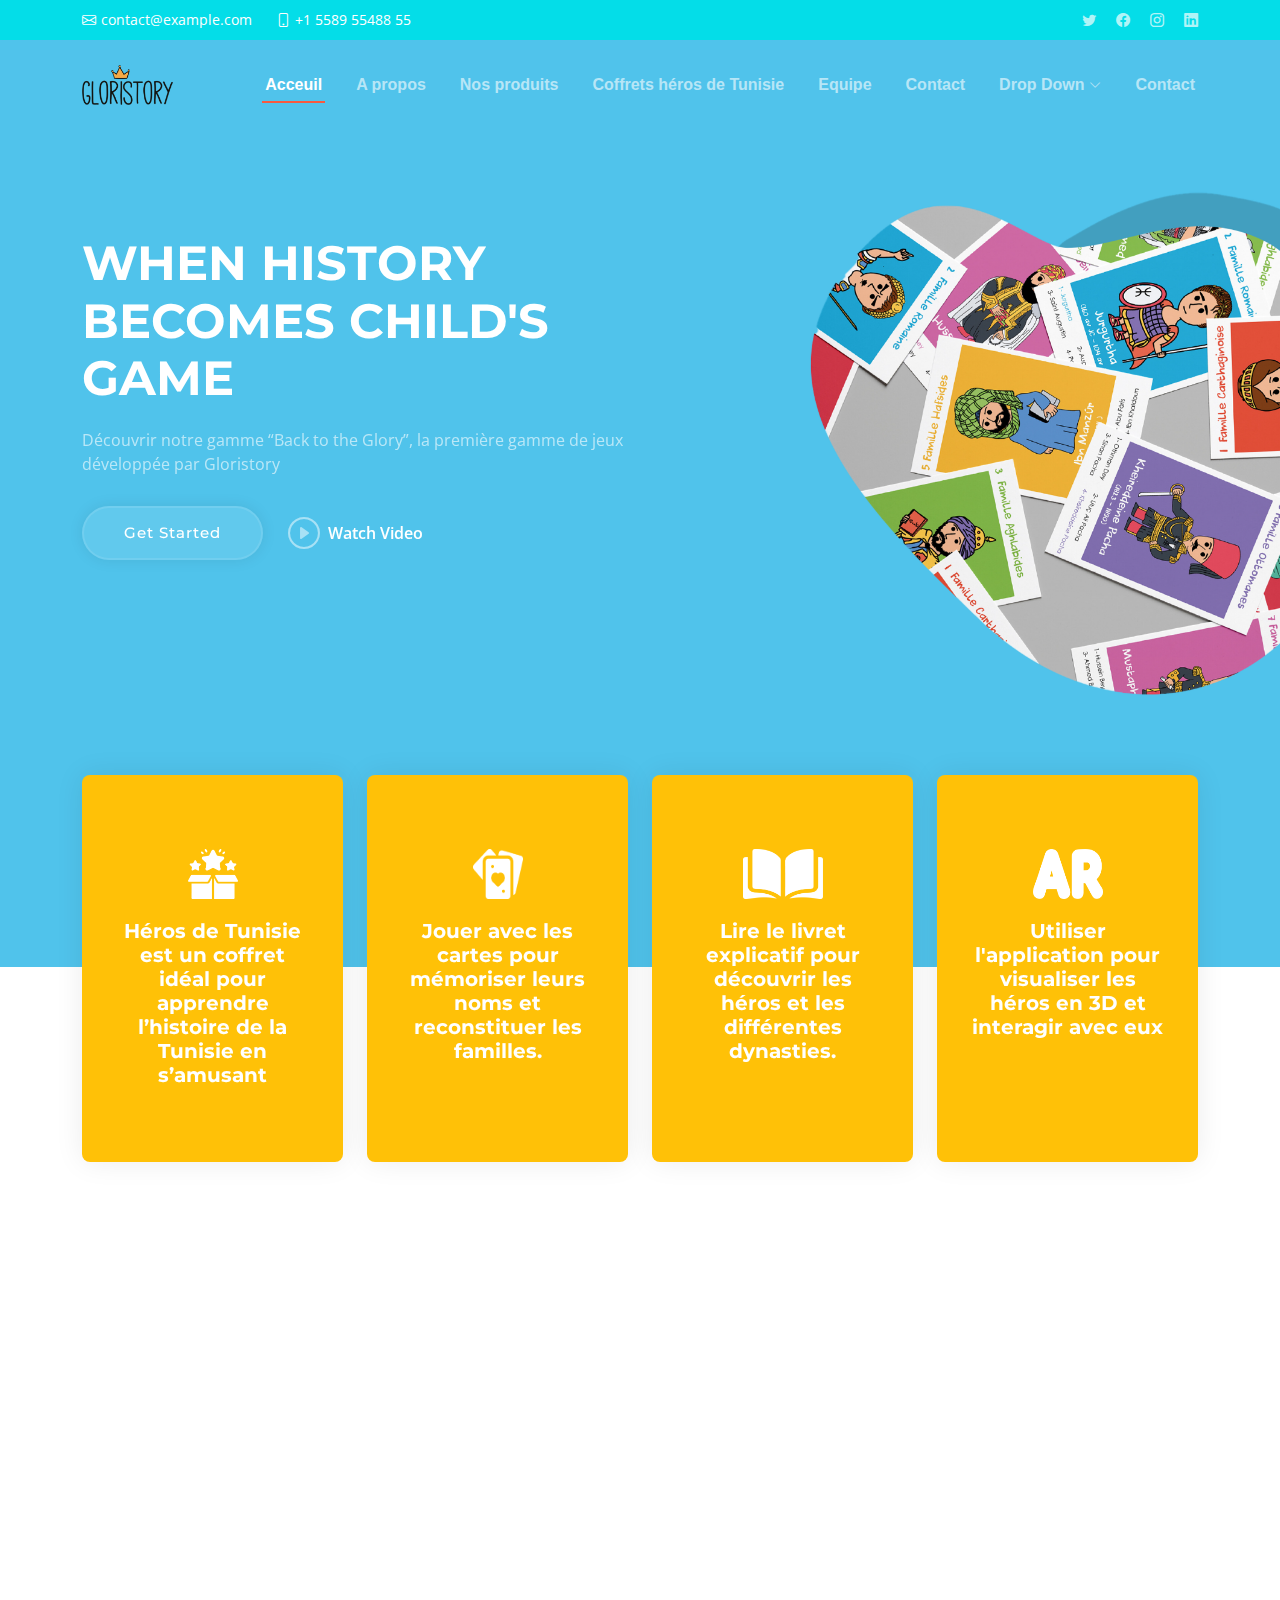
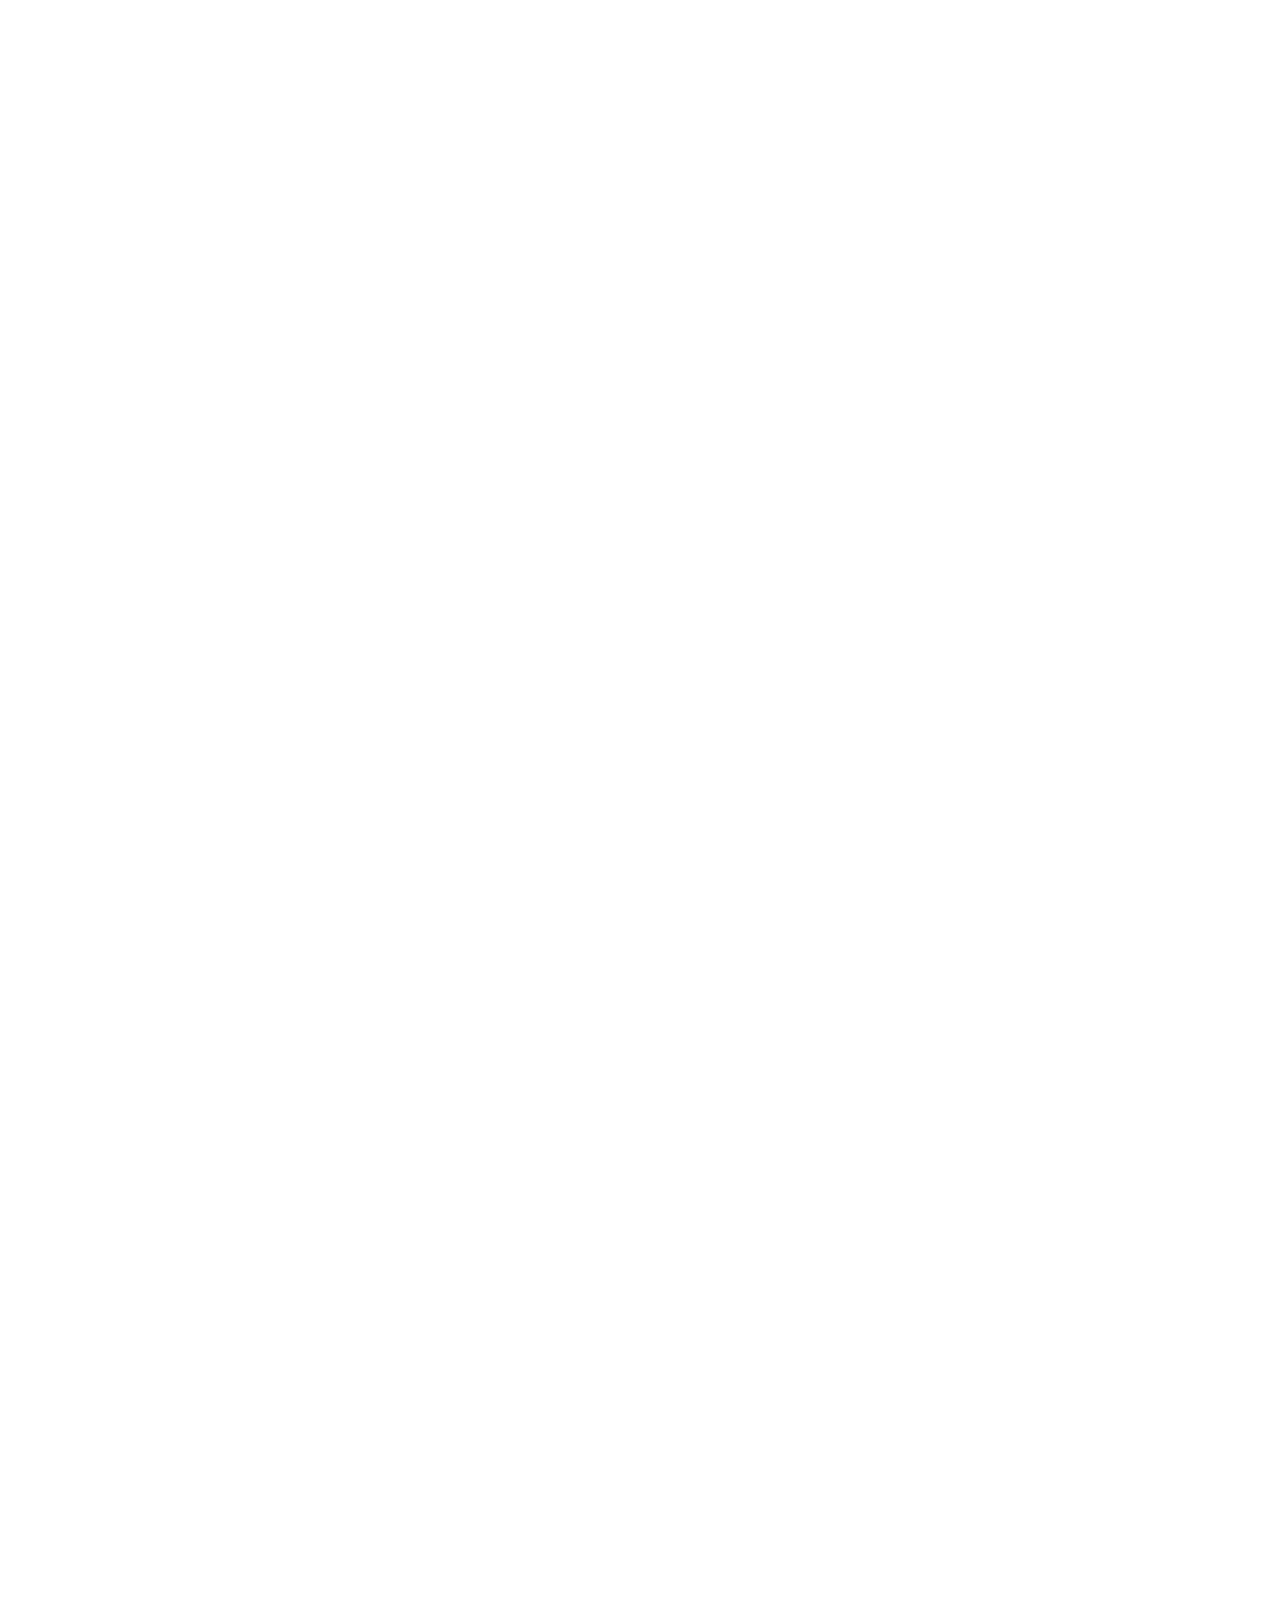
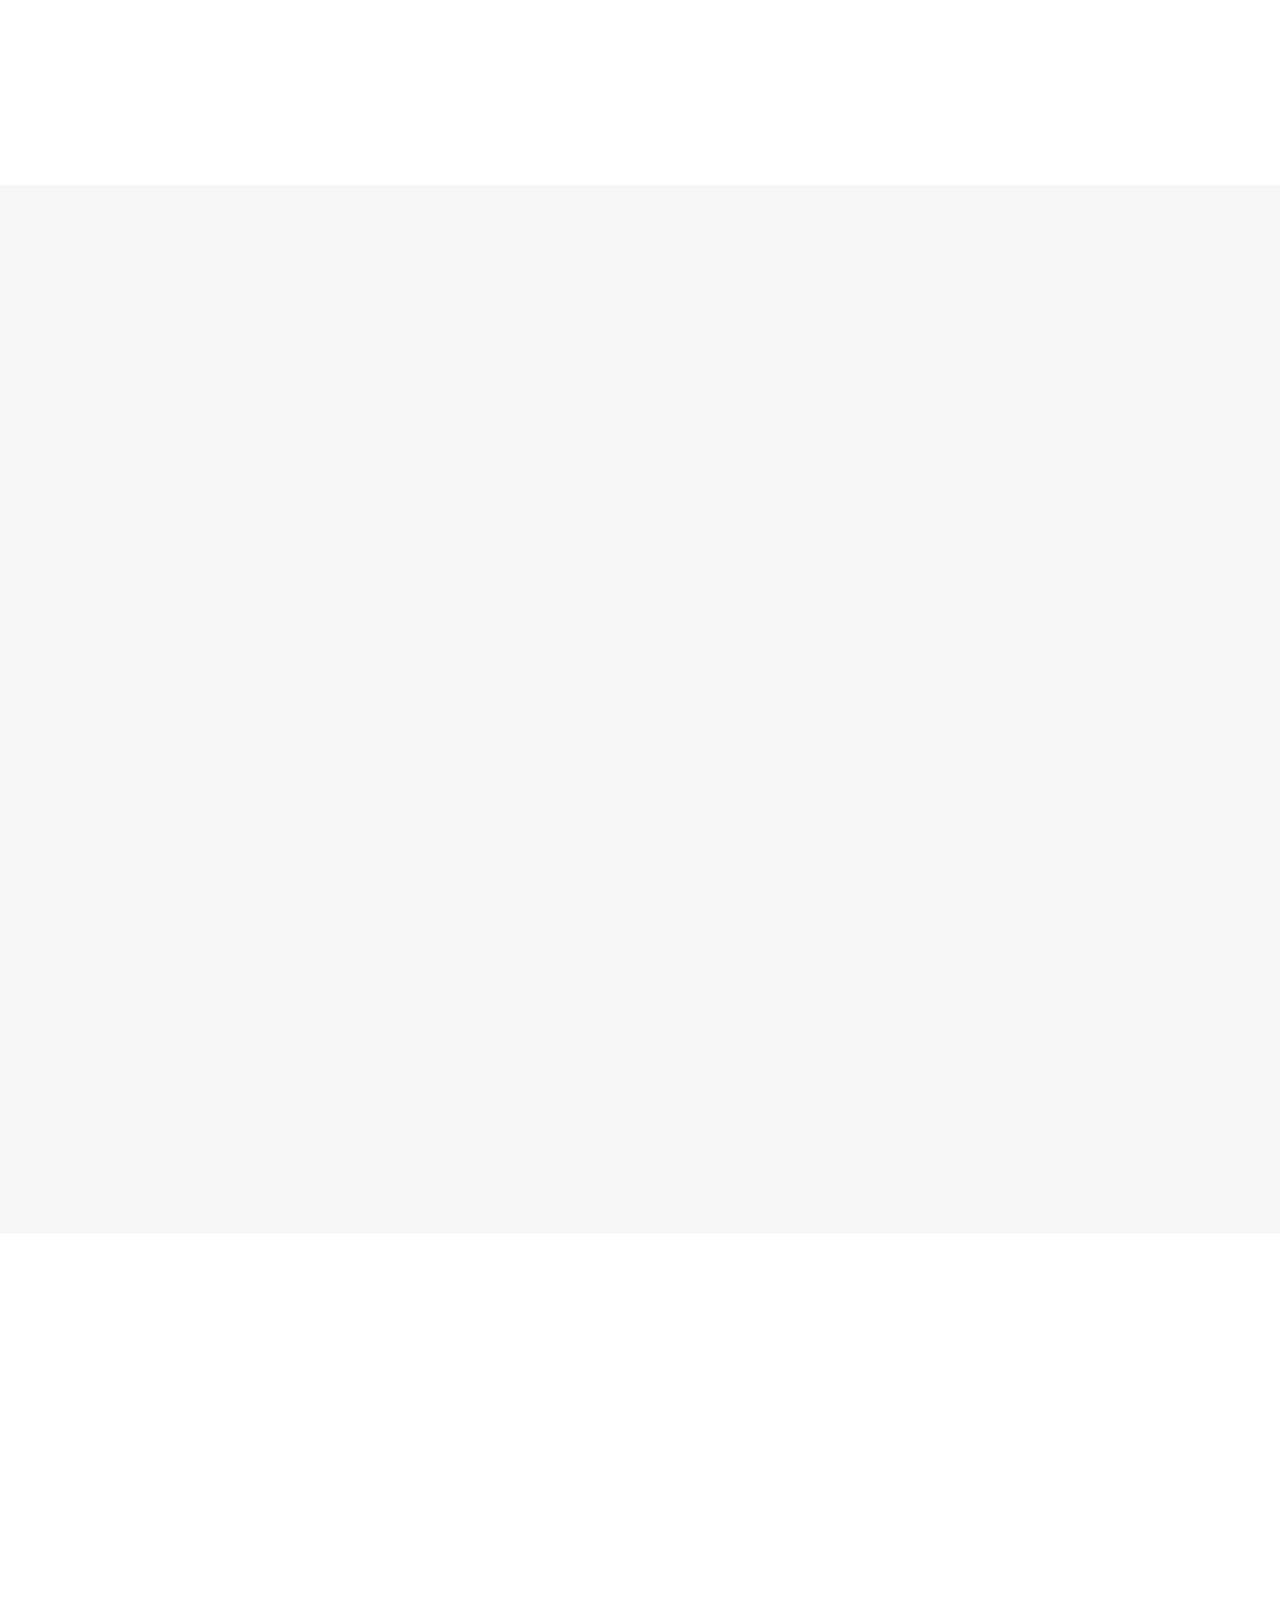
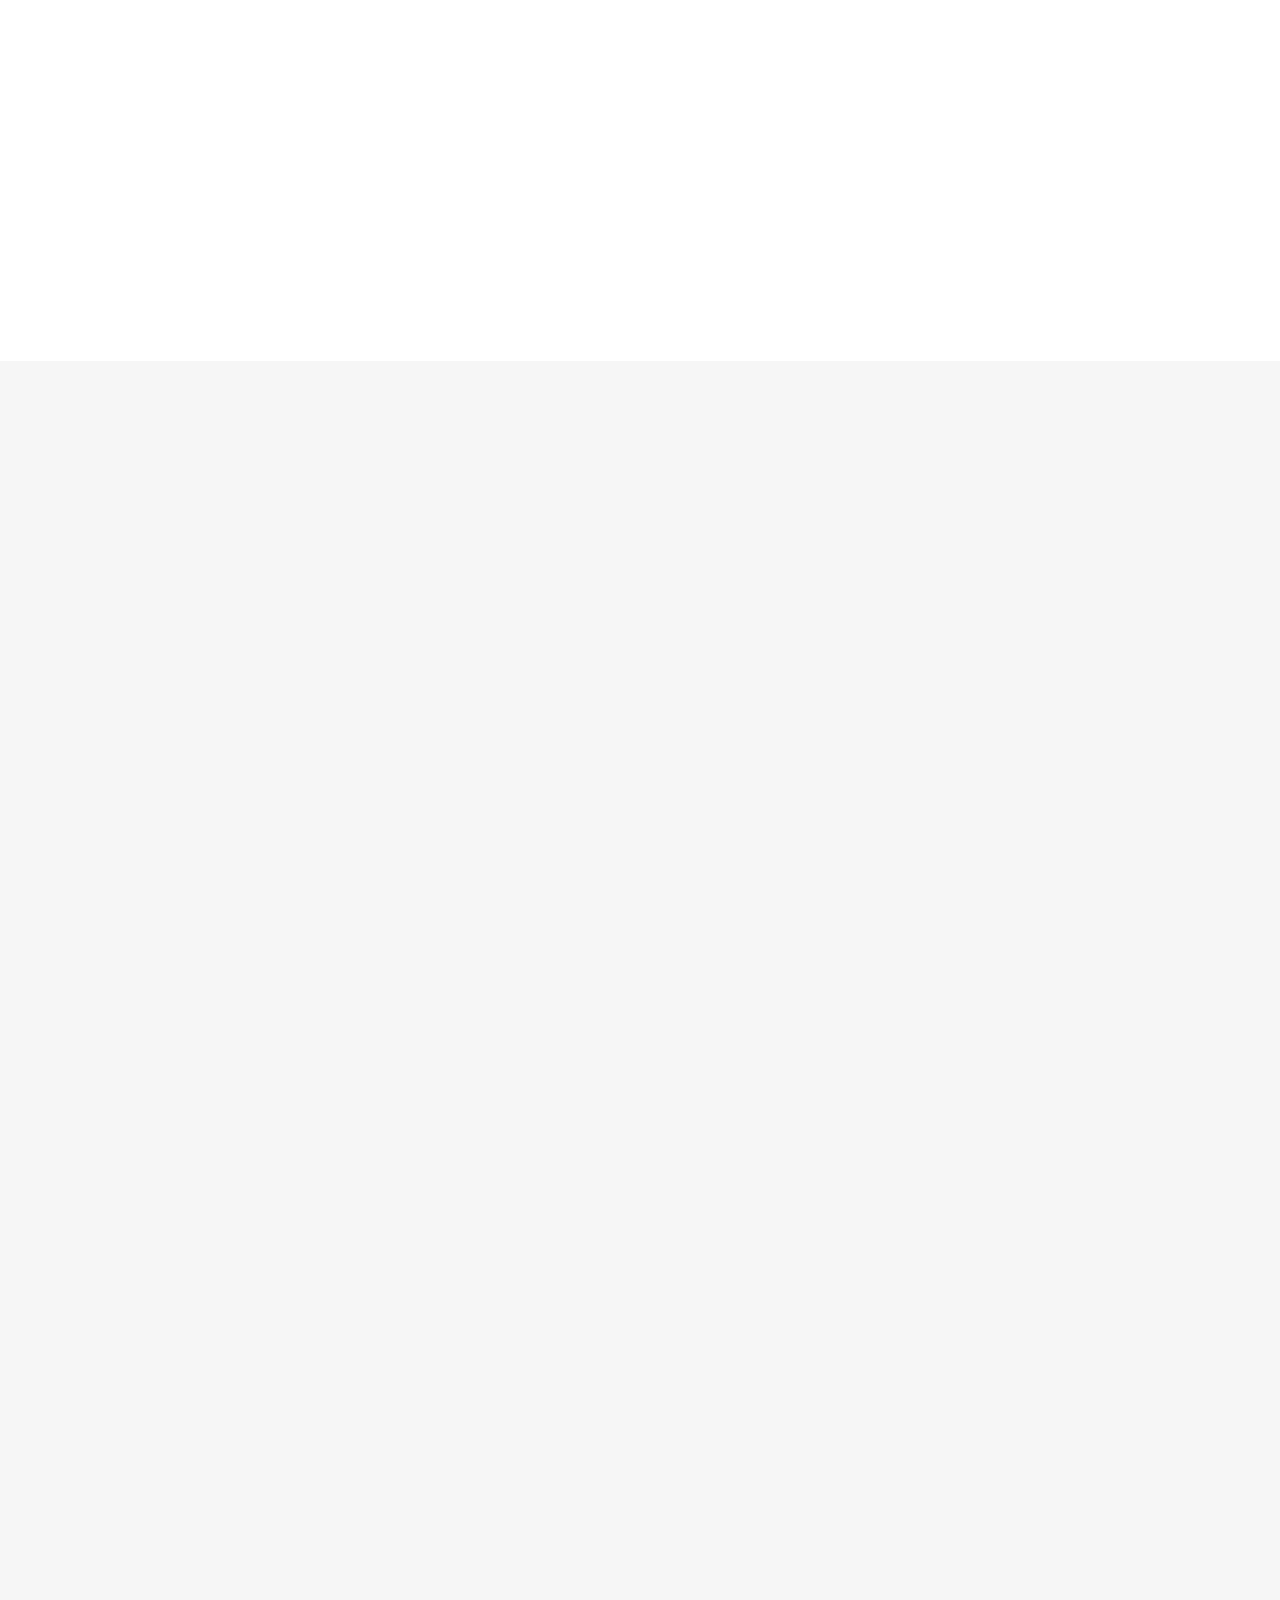
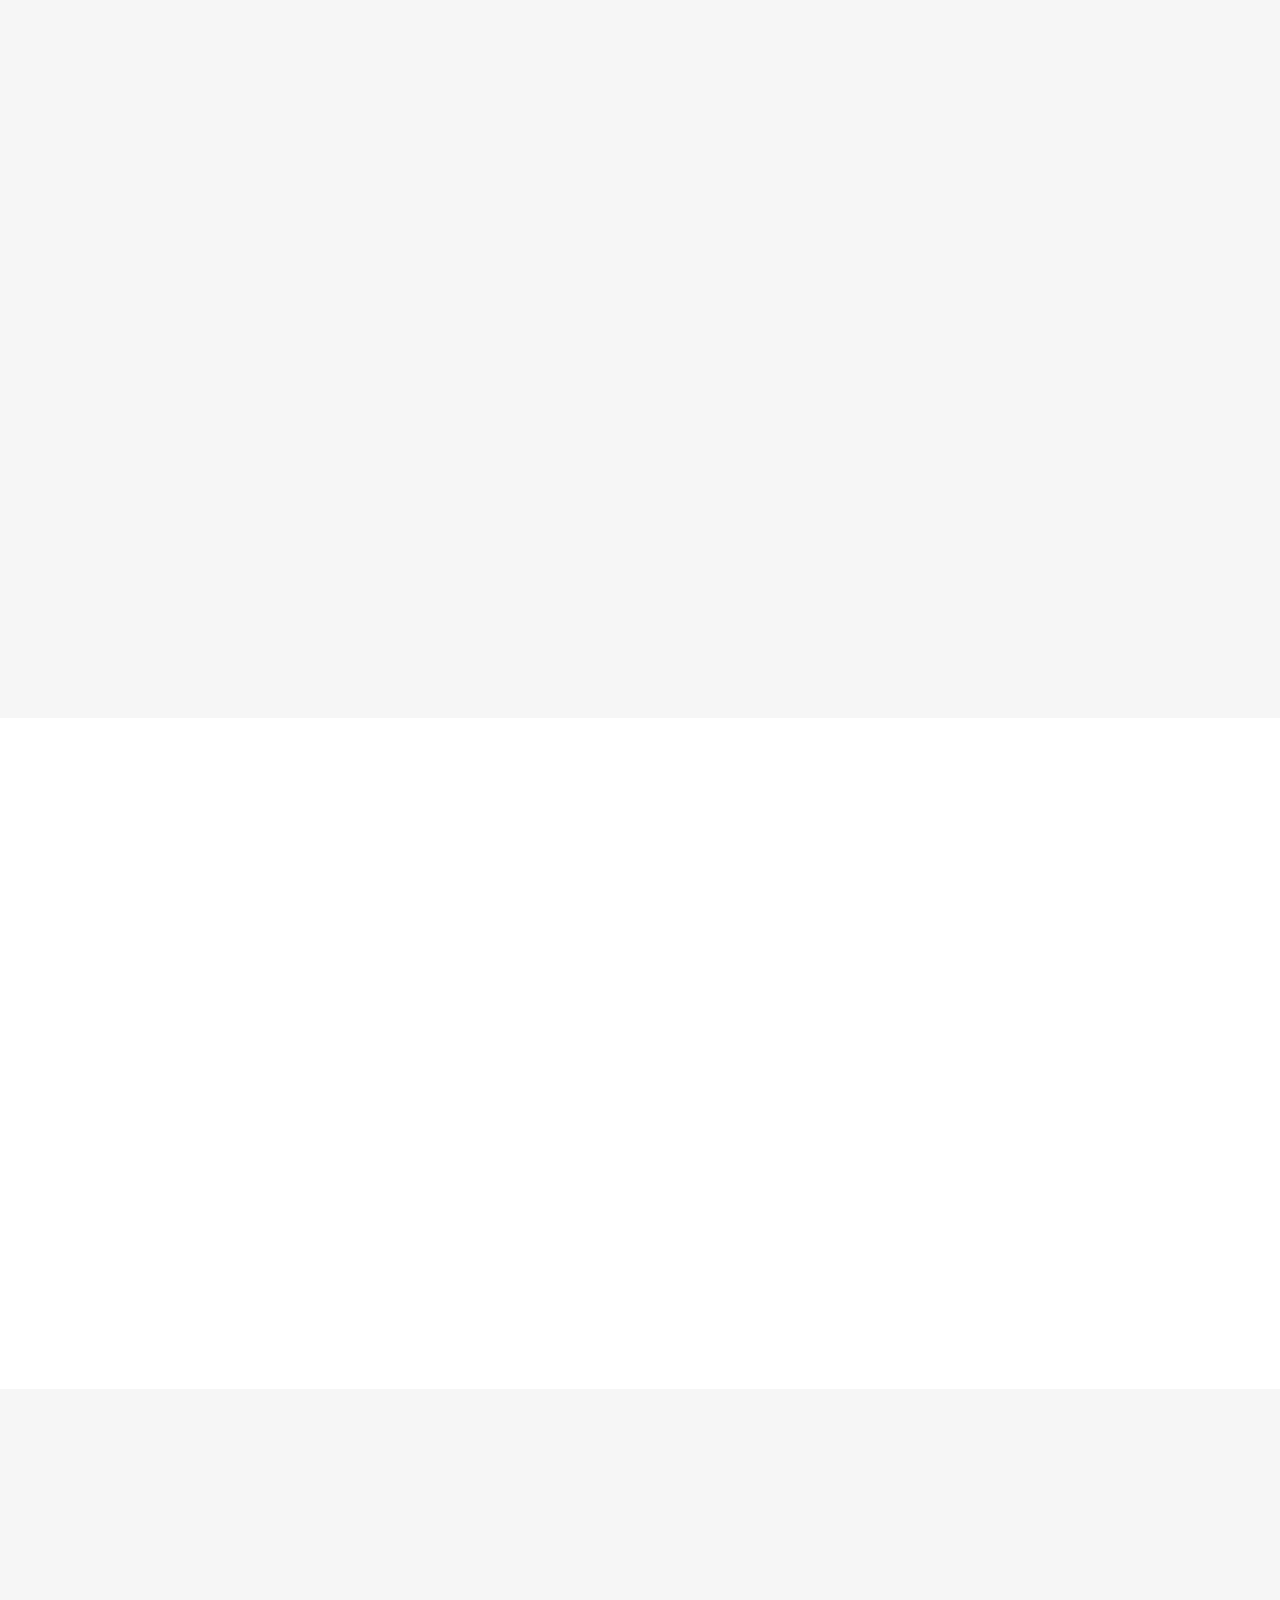
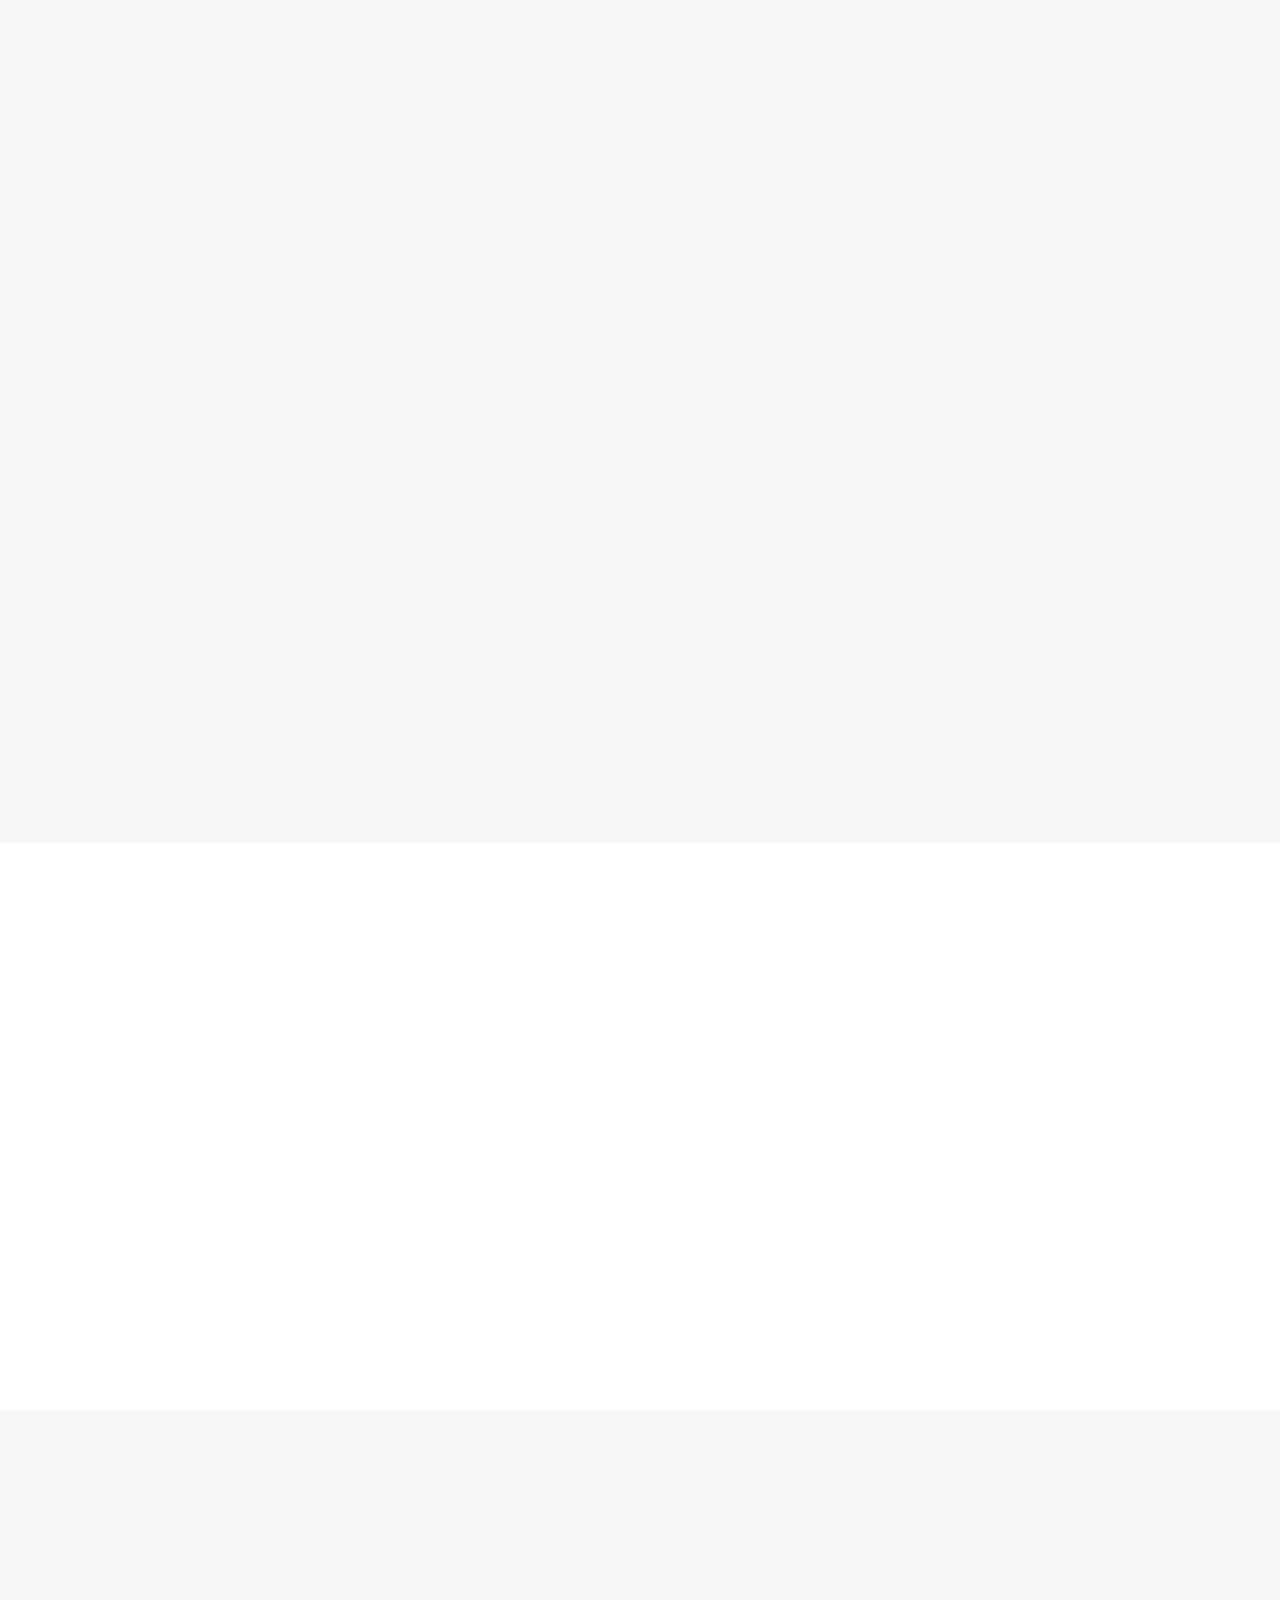
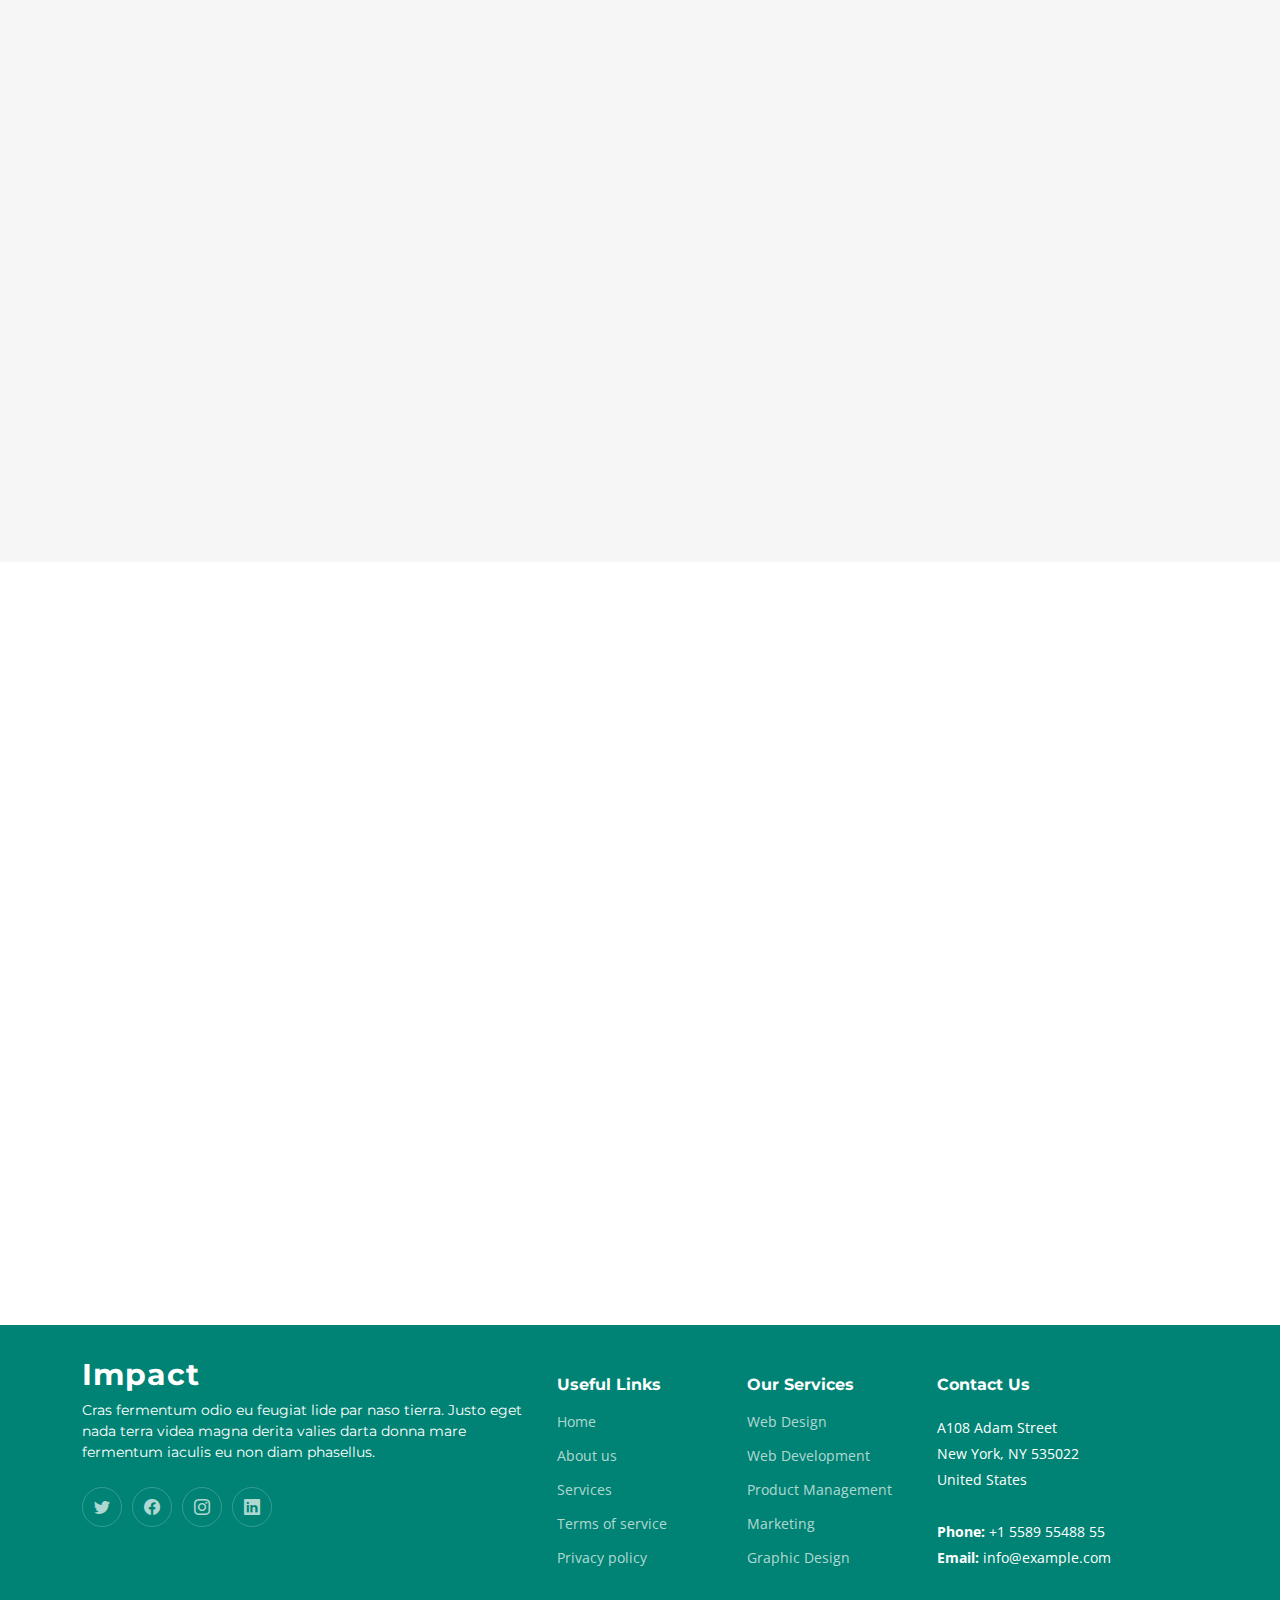
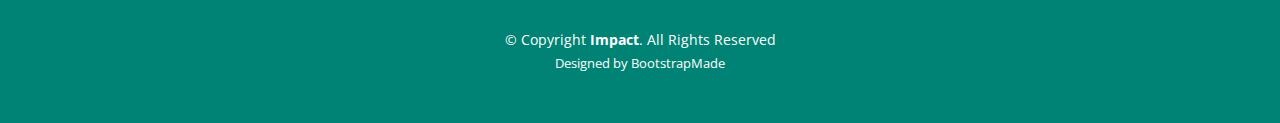
<file: index.html>
<!DOCTYPE html>
<html lang="en">

<head>
  <meta charset="utf-8">
  <meta content="width=device-width, initial-scale=1.0" name="viewport">

  <title>Impact Bootstrap Template - Index</title>
  <meta content="" name="description">
  <meta content="" name="keywords">

  <!-- Favicons -->
  <link href="assets/img/favicon.png" rel="icon">
  <link href="assets/img/apple-touch-icon.png" rel="apple-touch-icon">

  <!-- Google Fonts -->
  <link rel="preconnect" href="https://fonts.googleapis.com">
  <link rel="preconnect" href="https://fonts.gstatic.com" crossorigin>
  <link href="https://fonts.googleapis.com/css2?family=Open+Sans:ital,wght@0,300;0,400;0,500;0,600;0,700;1,300;1,400;1,600;1,700&family=Montserrat:ital,wght@0,300;0,400;0,500;0,600;0,700;1,300;1,400;1,500;1,600;1,700&family=Raleway:ital,wght@0,300;0,400;0,500;0,600;0,700;1,300;1,400;1,500;1,600;1,700&display=swap" rel="stylesheet">

  <!-- Vendor CSS Files -->
  <link href="assets/vendor/bootstrap/css/bootstrap.min.css" rel="stylesheet">
  <link href="assets/vendor/bootstrap-icons/bootstrap-icons.css" rel="stylesheet">
  <link href="assets/vendor/aos/aos.css" rel="stylesheet">
  <link href="assets/vendor/glightbox/css/glightbox.min.css" rel="stylesheet">
  <link href="assets/vendor/swiper/swiper-bundle.min.css" rel="stylesheet">

  <!-- Template Main CSS File -->
  <link href="assets/css/main.css" rel="stylesheet">

  <!-- =======================================================
  * Template Name: Impact
  * Updated: Mar 09 2023 with Bootstrap v5.2.3
  * Template URL: https://bootstrapmade.com/impact-bootstrap-business-website-template/
  * Author: BootstrapMade.com
  * License: https://bootstrapmade.com/license/
  ======================================================== -->
</head>

<body>

  <!-- ======= Header ======= -->
  <section id="topbar" class="topbar d-flex align-items-center">
    <div class="container d-flex justify-content-center justify-content-md-between">
      <div class="contact-info d-flex align-items-center">
        <i class="bi bi-envelope d-flex align-items-center"><a href="mailto:contact@example.com">contact@example.com</a></i>
        <i class="bi bi-phone d-flex align-items-center ms-4"><span>+1 5589 55488 55</span></i>
      </div>
      <div class="social-links d-none d-md-flex align-items-center">
        <a href="#" class="twitter"><i class="bi bi-twitter"></i></a>
        <a href="#" class="facebook"><i class="bi bi-facebook"></i></a>
        <a href="#" class="instagram"><i class="bi bi-instagram"></i></a>
        <a href="#" class="linkedin"><i class="bi bi-linkedin"></i></i></a>
      </div>
    </div>
  </section><!-- End Top Bar -->

  <header id="header" class="header d-flex align-items-center">

    <div class="container-fluid container-xl d-flex align-items-center justify-content-between">
      <a href="index.html" class="logo d-flex align-items-center">
        <!-- Uncomment the line below if you also wish to use an image logo -->
        <!-- <img src="assets/img/logo.png" alt=""> -->
        <h1> <span></span><img src="Gloristory_logo.png"/></h1>
      </a>
      <nav id="navbar" class="navbar">
        <ul>
          <li><a href="#hero">Acceuil</a></li>
          <li><a href="#about">A propos </a></li>
          <li><a href="#services">Nos produits</a></li>
          <li><a href="#portfolio">Coffrets héros de Tunisie </a></li>
          <li><a href="#team">Equipe</a></li>
          <li><a href="blog.html">Contact</a></li>
          <li class="dropdown"><a href="#"><span>Drop Down</span> <i class="bi bi-chevron-down dropdown-indicator"></i></a>
            <ul>
              <li><a href="#">Drop Down 1</a></li>
              <li class="dropdown"><a href="#"><span>Deep Drop Down</span> <i class="bi bi-chevron-down dropdown-indicator"></i></a>
                <ul>
                  <li><a href="#">Deep Drop Down 1</a></li>
                  <li><a href="#">Deep Drop Down 2</a></li>
                  <li><a href="#">Deep Drop Down 3</a></li>
                  <li><a href="#">Deep Drop Down 4</a></li>
                  <li><a href="#">Deep Drop Down 5</a></li>
                </ul>
              </li>
              <li><a href="#">Drop Down 2</a></li>
              <li><a href="#">Drop Down 3</a></li>
              <li><a href="#">Drop Down 4</a></li>
            </ul>
          </li>
          <li><a href="#contact">Contact</a></li>
        </ul>
      </nav><!-- .navbar -->

      <i class="mobile-nav-toggle mobile-nav-show bi bi-list"></i>
      <i class="mobile-nav-toggle mobile-nav-hide d-none bi bi-x"></i>

    </div>
  </header><!-- End Header -->
  <!-- End Header -->

  <!-- ======= Hero Section ======= -->
  <section id="hero" class="hero">
    <div class="container position-relative">
      <div class="row gy-5" data-aos="fade-in">
        <div class="col-lg-6 order-2 order-lg-1 d-flex flex-column justify-content-center text-center text-lg-start" style='margin-top:-50px;'>
          <h2>WHEN HISTORY BECOMES CHILD'S GAME <span></span></h2>
          <p>Découvrir notre gamme “Back to the Glory”, la première gamme de jeux développée par Gloristory </p>
          <div class="d-flex justify-content-center justify-content-lg-start">
            <a href="#about" class="btn-get-started">Get Started</a>
            <a href="https://www.youtube.com/watch?v=aUNZ1q6DtCA&feature=youtu.be" class="glightbox btn-watch-video d-flex align-items-center"><i class="bi bi-play-circle"></i><span>Watch Video</span></a>
          </div>
        </div>
        <div class="col-lg-6 order-1 order-lg-2">
          <img src="Gloristory-Flyer-1.png" class="img-fluid" alt="" data-aos="zoom-out" data-aos-delay="100" style='margin-left:150px;'>
        </div>
      </div>
    </div>

    <div class="icon-boxes position-relative">
      <div class="container position-relative">
        <div class="row gy-4 mt-5">

          <div class="col-xl-3 col-md-6" data-aos="fade-up" data-aos-delay="100">
            <div class="icon-box">
              <div class="icon"><img src="boite.png" width= "50px" height ="50px"/></div>
              <h4 class="title" style="font-size :20px"><a href="" class="stretched-link">Héros de Tunisie est un coffret idéal pour apprendre l’histoire de la Tunisie en s’amusant </a></h4>
            </div>
          </div><!--End Icon Box -->

          <div class="col-xl-3 col-md-6" data-aos="fade-up" data-aos-delay="200">
            <div class="icon-box">
              <div class="icon"><img src="icon1.png" width= "50px" height ="50px"/></div>
              <h4 class="title" style="font-size :20px"><a href="" class="stretched-link">Jouer avec les cartes pour mémoriser leurs noms et reconstituer les familles.</a></h4>
            </div>
          </div><!--End Icon Box -->

          <div class="col-xl-3 col-md-6" data-aos="fade-up" data-aos-delay="300">
            <div class="icon-box">
              <div class="icon"><img src="icon2.png" width= "80px" height ="50px"/></div>
              <h4 class="title" style="font-size :20px"><a href="" class="stretched-link">Lire le livret explicatif pour découvrir les héros et les différentes dynasties.</a></h4>
            </div>
          </div><!--End Icon Box -->

          <div class="col-xl-3 col-md-6" data-aos="fade-up" data-aos-delay="500">
            <div class="icon-box">
              <div class="icon"><img src="icon3.png" width= "70px" height ="50px"/></i></div>
              <h4 class="title" style="font-size :20px"><a href="" class="stretched-link">Utiliser l'application pour visualiser les héros en 3D et interagir avec eux</a></h4>
            </div>
          </div><!--End Icon Box -->
        </div>
      </div>
    </div>

    </div>
  </section>
  <!-- End Hero Section -->

  <main id="main">

    <!-- ======= About Us Section ======= -->
    <section id="about" class="about">
      <div class="container" data-aos="fade-up">

        <div class="section-header">
          <h2>About Us</h2>
          <p>Aperiam dolorum et et wuia molestias qui eveniet numquam nihil porro incidunt dolores placeat sunt id nobis omnis tiledo stran delop</p>
        </div>

        <div class="row gy-4">
          <div class="col-lg-6">
            <h3>Voluptatem dignissimos provident quasi corporis</h3>
            <img src="assets/img/about.jpg" class="img-fluid rounded-4 mb-4" alt="">
            <p>Ut fugiat ut sunt quia veniam. Voluptate perferendis perspiciatis quod nisi et. Placeat debitis quia recusandae odit et consequatur voluptatem. Dignissimos pariatur consectetur fugiat voluptas ea.</p>
            <p>Temporibus nihil enim deserunt sed ea. Provident sit expedita aut cupiditate nihil vitae quo officia vel. Blanditiis eligendi possimus et in cum. Quidem eos ut sint rem veniam qui. Ut ut repellendus nobis tempore doloribus debitis explicabo similique sit. Accusantium sed ut omnis beatae neque deleniti repellendus.</p>
          </div>
          <div class="col-lg-6">
            <div class="content ps-0 ps-lg-5">
              <p class="fst-italic">
                Lorem ipsum dolor sit amet, consectetur adipiscing elit, sed do eiusmod tempor incididunt ut labore et dolore
                magna aliqua.
              </p>
              <ul>
                <li><i class="bi bi-check-circle-fill"></i> Ullamco laboris nisi ut aliquip ex ea commodo consequat.</li>
                <li><i class="bi bi-check-circle-fill"></i> Duis aute irure dolor in reprehenderit in voluptate velit.</li>
                <li><i class="bi bi-check-circle-fill"></i> Ullamco laboris nisi ut aliquip ex ea commodo consequat. Duis aute irure dolor in reprehenderit in voluptate trideta storacalaperda mastiro dolore eu fugiat nulla pariatur.</li>
              </ul>
              <p>
                Ullamco laboris nisi ut aliquip ex ea commodo consequat. Duis aute irure dolor in reprehenderit in voluptate
                velit esse cillum dolore eu fugiat nulla pariatur. Excepteur sint occaecat cupidatat non proident
              </p>

              <div class="position-relative mt-4">
                <img src="assets/img/about-2.jpg" class="img-fluid rounded-4" alt="">
                <a href="https://www.youtube.com/watch?v=LXb3EKWsInQ" class="glightbox play-btn"></a>
              </div>
            </div>
          </div>
        </div>

      </div>
    </section><!-- End About Us Section -->

    <!-- ======= Clients Section ======= -->
    <section id="clients" class="clients">
      <div class="container" data-aos="zoom-out">

        <div class="clients-slider swiper">
          <div class="swiper-wrapper align-items-center">
            <div class="swiper-slide"><img src="assets/img/clients/client-1.png" class="img-fluid" alt=""></div>
            <div class="swiper-slide"><img src="assets/img/clients/client-2.png" class="img-fluid" alt=""></div>
            <div class="swiper-slide"><img src="assets/img/clients/client-3.png" class="img-fluid" alt=""></div>
            <div class="swiper-slide"><img src="assets/img/clients/client-4.png" class="img-fluid" alt=""></div>
            <div class="swiper-slide"><img src="assets/img/clients/client-5.png" class="img-fluid" alt=""></div>
            <div class="swiper-slide"><img src="assets/img/clients/client-6.png" class="img-fluid" alt=""></div>
            <div class="swiper-slide"><img src="assets/img/clients/client-7.png" class="img-fluid" alt=""></div>
            <div class="swiper-slide"><img src="assets/img/clients/client-8.png" class="img-fluid" alt=""></div>
          </div>
        </div>

      </div>
    </section><!-- End Clients Section -->

    <!-- ======= Stats Counter Section ======= -->
    <section id="stats-counter" class="stats-counter">
      <div class="container" data-aos="fade-up">

        <div class="row gy-4 align-items-center">

          <div class="col-lg-6">
            <img src="assets/img/stats-img.svg" alt="" class="img-fluid">
          </div>

          <div class="col-lg-6">

            <div class="stats-item d-flex align-items-center">
              <span data-purecounter-start="0" data-purecounter-end="232" data-purecounter-duration="1" class="purecounter"></span>
              <p><strong>Happy Clients</strong> consequuntur quae diredo para mesta</p>
            </div><!-- End Stats Item -->

            <div class="stats-item d-flex align-items-center">
              <span data-purecounter-start="0" data-purecounter-end="521" data-purecounter-duration="1" class="purecounter"></span>
              <p><strong>Projects</strong> adipisci atque cum quia aut</p>
            </div><!-- End Stats Item -->

            <div class="stats-item d-flex align-items-center">
              <span data-purecounter-start="0" data-purecounter-end="453" data-purecounter-duration="1" class="purecounter"></span>
              <p><strong>Hours Of Support</strong> aut commodi quaerat</p>
            </div><!-- End Stats Item -->

          </div>

        </div>

      </div>
    </section><!-- End Stats Counter Section -->

    <!-- ======= Call To Action Section ======= -->
    <section id="call-to-action" class="call-to-action">
      <div class="container text-center" data-aos="zoom-out">
        <a href="https://www.youtube.com/watch?v=LXb3EKWsInQ" class="glightbox play-btn"></a>
        <h3>Call To Action</h3>
        <p> Duis aute irure dolor in reprehenderit in voluptate velit esse cillum dolore eu fugiat nulla pariatur. Excepteur sint occaecat cupidatat non proident, sunt in culpa qui officia deserunt mollit anim id est laborum.</p>
        <a class="cta-btn" href="#">Call To Action</a>
      </div>
    </section><!-- End Call To Action Section -->

    <!-- ======= Our Services Section ======= -->
    <section id="services" class="services sections-bg">
      <div class="container" data-aos="fade-up">

        <div class="section-header">
          <h2>Our Services</h2>
          <p>Aperiam dolorum et et wuia molestias qui eveniet numquam nihil porro incidunt dolores placeat sunt id nobis omnis tiledo stran delop</p>
        </div>

        <div class="row gy-4" data-aos="fade-up" data-aos-delay="100">

          <div class="col-lg-4 col-md-6">
            <div class="service-item  position-relative">
              <div class="icon">
                <i class="bi bi-activity"></i>
              </div>
              <h3>Nesciunt Mete</h3>
              <p>Provident nihil minus qui consequatur non omnis maiores. Eos accusantium minus dolores iure perferendis tempore et consequatur.</p>
              <a href="#" class="readmore stretched-link">Read more <i class="bi bi-arrow-right"></i></a>
            </div>
          </div><!-- End Service Item -->

          <div class="col-lg-4 col-md-6">
            <div class="service-item position-relative">
              <div class="icon">
                <i class="bi bi-broadcast"></i>
              </div>
              <h3>Eosle Commodi</h3>
              <p>Ut autem aut autem non a. Sint sint sit facilis nam iusto sint. Libero corrupti neque eum hic non ut nesciunt dolorem.</p>
              <a href="#" class="readmore stretched-link">Read more <i class="bi bi-arrow-right"></i></a>
            </div>
          </div><!-- End Service Item -->

          <div class="col-lg-4 col-md-6">
            <div class="service-item position-relative">
              <div class="icon">
                <i class="bi bi-easel"></i>
              </div>
              <h3>Ledo Markt</h3>
              <p>Ut excepturi voluptatem nisi sed. Quidem fuga consequatur. Minus ea aut. Vel qui id voluptas adipisci eos earum corrupti.</p>
              <a href="#" class="readmore stretched-link">Read more <i class="bi bi-arrow-right"></i></a>
            </div>
          </div><!-- End Service Item -->

          <div class="col-lg-4 col-md-6">
            <div class="service-item position-relative">
              <div class="icon">
                <i class="bi bi-bounding-box-circles"></i>
              </div>
              <h3>Asperiores Commodit</h3>
              <p>Non et temporibus minus omnis sed dolor esse consequatur. Cupiditate sed error ea fuga sit provident adipisci neque.</p>
              <a href="#" class="readmore stretched-link">Read more <i class="bi bi-arrow-right"></i></a>
            </div>
          </div><!-- End Service Item -->

          <div class="col-lg-4 col-md-6">
            <div class="service-item position-relative">
              <div class="icon">
                <i class="bi bi-calendar4-week"></i>
              </div>
              <h3>Velit Doloremque</h3>
              <p>Cumque et suscipit saepe. Est maiores autem enim facilis ut aut ipsam corporis aut. Sed animi at autem alias eius labore.</p>
              <a href="#" class="readmore stretched-link">Read more <i class="bi bi-arrow-right"></i></a>
            </div>
          </div><!-- End Service Item -->

          <div class="col-lg-4 col-md-6">
            <div class="service-item position-relative">
              <div class="icon">
                <i class="bi bi-chat-square-text"></i>
              </div>
              <h3>Dolori Architecto</h3>
              <p>Hic molestias ea quibusdam eos. Fugiat enim doloremque aut neque non et debitis iure. Corrupti recusandae ducimus enim.</p>
              <a href="#" class="readmore stretched-link">Read more <i class="bi bi-arrow-right"></i></a>
            </div>
          </div><!-- End Service Item -->

        </div>

      </div>
    </section><!-- End Our Services Section -->

    <!-- ======= Testimonials Section ======= -->
    <section id="testimonials" class="testimonials">
      <div class="container" data-aos="fade-up">

        <div class="section-header">
          <h2>Testimonials</h2>
          <p>Voluptatem quibusdam ut ullam perferendis repellat non ut consequuntur est eveniet deleniti fignissimos eos quam</p>
        </div>

        <div class="slides-3 swiper" data-aos="fade-up" data-aos-delay="100">
          <div class="swiper-wrapper">

            <div class="swiper-slide">
              <div class="testimonial-wrap">
                <div class="testimonial-item">
                  <div class="d-flex align-items-center">
                    <img src="assets/img/testimonials/testimonials-1.jpg" class="testimonial-img flex-shrink-0" alt="">
                    <div>
                      <h3>Saul Goodman</h3>
                      <h4>Ceo &amp; Founder</h4>
                      <div class="stars">
                        <i class="bi bi-star-fill"></i><i class="bi bi-star-fill"></i><i class="bi bi-star-fill"></i><i class="bi bi-star-fill"></i><i class="bi bi-star-fill"></i>
                      </div>
                    </div>
                  </div>
                  <p>
                    <i class="bi bi-quote quote-icon-left"></i>
                    Proin iaculis purus consequat sem cure digni ssim donec porttitora entum suscipit rhoncus. Accusantium quam, ultricies eget id, aliquam eget nibh et. Maecen aliquam, risus at semper.
                    <i class="bi bi-quote quote-icon-right"></i>
                  </p>
                </div>
              </div>
            </div><!-- End testimonial item -->

            <div class="swiper-slide">
              <div class="testimonial-wrap">
                <div class="testimonial-item">
                  <div class="d-flex align-items-center">
                    <img src="assets/img/testimonials/testimonials-2.jpg" class="testimonial-img flex-shrink-0" alt="">
                    <div>
                      <h3>Sara Wilsson</h3>
                      <h4>Designer</h4>
                      <div class="stars">
                        <i class="bi bi-star-fill"></i><i class="bi bi-star-fill"></i><i class="bi bi-star-fill"></i><i class="bi bi-star-fill"></i><i class="bi bi-star-fill"></i>
                      </div>
                    </div>
                  </div>
                  <p>
                    <i class="bi bi-quote quote-icon-left"></i>
                    Export tempor illum tamen malis malis eram quae irure esse labore quem cillum quid cillum eram malis quorum velit fore eram velit sunt aliqua noster fugiat irure amet legam anim culpa.
                    <i class="bi bi-quote quote-icon-right"></i>
                  </p>
                </div>
              </div>
            </div><!-- End testimonial item -->

            <div class="swiper-slide">
              <div class="testimonial-wrap">
                <div class="testimonial-item">
                  <div class="d-flex align-items-center">
                    <img src="assets/img/testimonials/testimonials-3.jpg" class="testimonial-img flex-shrink-0" alt="">
                    <div>
                      <h3>Jena Karlis</h3>
                      <h4>Store Owner</h4>
                      <div class="stars">
                        <i class="bi bi-star-fill"></i><i class="bi bi-star-fill"></i><i class="bi bi-star-fill"></i><i class="bi bi-star-fill"></i><i class="bi bi-star-fill"></i>
                      </div>
                    </div>
                  </div>
                  <p>
                    <i class="bi bi-quote quote-icon-left"></i>
                    Enim nisi quem export duis labore cillum quae magna enim sint quorum nulla quem veniam duis minim tempor labore quem eram duis noster aute amet eram fore quis sint minim.
                    <i class="bi bi-quote quote-icon-right"></i>
                  </p>
                </div>
              </div>
            </div><!-- End testimonial item -->

            <div class="swiper-slide">
              <div class="testimonial-wrap">
                <div class="testimonial-item">
                  <div class="d-flex align-items-center">
                    <img src="assets/img/testimonials/testimonials-4.jpg" class="testimonial-img flex-shrink-0" alt="">
                    <div>
                      <h3>Matt Brandon</h3>
                      <h4>Freelancer</h4>
                      <div class="stars">
                        <i class="bi bi-star-fill"></i><i class="bi bi-star-fill"></i><i class="bi bi-star-fill"></i><i class="bi bi-star-fill"></i><i class="bi bi-star-fill"></i>
                      </div>
                    </div>
                  </div>
                  <p>
                    <i class="bi bi-quote quote-icon-left"></i>
                    Fugiat enim eram quae cillum dolore dolor amet nulla culpa multos export minim fugiat minim velit minim dolor enim duis veniam ipsum anim magna sunt elit fore quem dolore.
                    <i class="bi bi-quote quote-icon-right"></i>
                  </p>
                </div>
              </div>
            </div><!-- End testimonial item -->

            <div class="swiper-slide">
              <div class="testimonial-wrap">
                <div class="testimonial-item">
                  <div class="d-flex align-items-center">
                    <img src="assets/img/testimonials/testimonials-5.jpg" class="testimonial-img flex-shrink-0" alt="">
                    <div>
                      <h3>John Larson</h3>
                      <h4>Entrepreneur</h4>
                      <div class="stars">
                        <i class="bi bi-star-fill"></i><i class="bi bi-star-fill"></i><i class="bi bi-star-fill"></i><i class="bi bi-star-fill"></i><i class="bi bi-star-fill"></i>
                      </div>
                    </div>
                  </div>
                  <p>
                    <i class="bi bi-quote quote-icon-left"></i>
                    Quis quorum aliqua sint quem legam fore sunt eram irure aliqua veniam tempor noster veniam enim culpa labore duis sunt culpa nulla illum cillum fugiat legam esse veniam culpa fore.
                    <i class="bi bi-quote quote-icon-right"></i>
                  </p>
                </div>
              </div>
            </div><!-- End testimonial item -->

          </div>
          <div class="swiper-pagination"></div>
        </div>

      </div>
    </section><!-- End Testimonials Section -->

    <!-- ======= Portfolio Section ======= -->
    <section id="portfolio" class="portfolio sections-bg">
      <div class="container" data-aos="fade-up">

        <div class="section-header">
          <h2>Portfolio</h2>
          <p>Quam sed id excepturi ccusantium dolorem ut quis dolores nisi llum nostrum enim velit qui ut et autem uia reprehenderit sunt deleniti</p>
        </div>

        <div class="portfolio-isotope" data-portfolio-filter="*" data-portfolio-layout="masonry" data-portfolio-sort="original-order" data-aos="fade-up" data-aos-delay="100">

          <div>
            <ul class="portfolio-flters">
              <li data-filter="*" class="filter-active">All</li>
              <li data-filter=".filter-app">App</li>
              <li data-filter=".filter-product">Product</li>
              <li data-filter=".filter-branding">Branding</li>
              <li data-filter=".filter-books">Books</li>
            </ul><!-- End Portfolio Filters -->
          </div>

          <div class="row gy-4 portfolio-container">

            <div class="col-xl-4 col-md-6 portfolio-item filter-app">
              <div class="portfolio-wrap">
                <a href="assets/img/portfolio/app-1.jpg" data-gallery="portfolio-gallery-app" class="glightbox"><img src="assets/img/portfolio/app-1.jpg" class="img-fluid" alt=""></a>
                <div class="portfolio-info">
                  <h4><a href="portfolio-details.html" title="More Details">App 1</a></h4>
                  <p>Lorem ipsum, dolor sit amet consectetur</p>
                </div>
              </div>
            </div><!-- End Portfolio Item -->

            <div class="col-xl-4 col-md-6 portfolio-item filter-product">
              <div class="portfolio-wrap">
                <a href="assets/img/portfolio/product-1.jpg" data-gallery="portfolio-gallery-app" class="glightbox"><img src="assets/img/portfolio/product-1.jpg" class="img-fluid" alt=""></a>
                <div class="portfolio-info">
                  <h4><a href="portfolio-details.html" title="More Details">Product 1</a></h4>
                  <p>Lorem ipsum, dolor sit amet consectetur</p>
                </div>
              </div>
            </div><!-- End Portfolio Item -->

            <div class="col-xl-4 col-md-6 portfolio-item filter-branding">
              <div class="portfolio-wrap">
                <a href="assets/img/portfolio/branding-1.jpg" data-gallery="portfolio-gallery-app" class="glightbox"><img src="assets/img/portfolio/branding-1.jpg" class="img-fluid" alt=""></a>
                <div class="portfolio-info">
                  <h4><a href="portfolio-details.html" title="More Details">Branding 1</a></h4>
                  <p>Lorem ipsum, dolor sit amet consectetur</p>
                </div>
              </div>
            </div><!-- End Portfolio Item -->

            <div class="col-xl-4 col-md-6 portfolio-item filter-books">
              <div class="portfolio-wrap">
                <a href="assets/img/portfolio/books-1.jpg" data-gallery="portfolio-gallery-app" class="glightbox"><img src="assets/img/portfolio/books-1.jpg" class="img-fluid" alt=""></a>
                <div class="portfolio-info">
                  <h4><a href="portfolio-details.html" title="More Details">Books 1</a></h4>
                  <p>Lorem ipsum, dolor sit amet consectetur</p>
                </div>
              </div>
            </div><!-- End Portfolio Item -->

            <div class="col-xl-4 col-md-6 portfolio-item filter-app">
              <div class="portfolio-wrap">
                <a href="assets/img/portfolio/app-2.jpg" data-gallery="portfolio-gallery-app" class="glightbox"><img src="assets/img/portfolio/app-2.jpg" class="img-fluid" alt=""></a>
                <div class="portfolio-info">
                  <h4><a href="portfolio-details.html" title="More Details">App 2</a></h4>
                  <p>Lorem ipsum, dolor sit amet consectetur</p>
                </div>
              </div>
            </div><!-- End Portfolio Item -->

            <div class="col-xl-4 col-md-6 portfolio-item filter-product">
              <div class="portfolio-wrap">
                <a href="assets/img/portfolio/product-2.jpg" data-gallery="portfolio-gallery-app" class="glightbox"><img src="assets/img/portfolio/product-2.jpg" class="img-fluid" alt=""></a>
                <div class="portfolio-info">
                  <h4><a href="portfolio-details.html" title="More Details">Product 2</a></h4>
                  <p>Lorem ipsum, dolor sit amet consectetur</p>
                </div>
              </div>
            </div><!-- End Portfolio Item -->

            <div class="col-xl-4 col-md-6 portfolio-item filter-branding">
              <div class="portfolio-wrap">
                <a href="assets/img/portfolio/branding-2.jpg" data-gallery="portfolio-gallery-app" class="glightbox"><img src="assets/img/portfolio/branding-2.jpg" class="img-fluid" alt=""></a>
                <div class="portfolio-info">
                  <h4><a href="portfolio-details.html" title="More Details">Branding 2</a></h4>
                  <p>Lorem ipsum, dolor sit amet consectetur</p>
                </div>
              </div>
            </div><!-- End Portfolio Item -->

            <div class="col-xl-4 col-md-6 portfolio-item filter-books">
              <div class="portfolio-wrap">
                <a href="assets/img/portfolio/books-2.jpg" data-gallery="portfolio-gallery-app" class="glightbox"><img src="assets/img/portfolio/books-2.jpg" class="img-fluid" alt=""></a>
                <div class="portfolio-info">
                  <h4><a href="portfolio-details.html" title="More Details">Books 2</a></h4>
                  <p>Lorem ipsum, dolor sit amet consectetur</p>
                </div>
              </div>
            </div><!-- End Portfolio Item -->

            <div class="col-xl-4 col-md-6 portfolio-item filter-app">
              <div class="portfolio-wrap">
                <a href="assets/img/portfolio/app-3.jpg" data-gallery="portfolio-gallery-app" class="glightbox"><img src="assets/img/portfolio/app-3.jpg" class="img-fluid" alt=""></a>
                <div class="portfolio-info">
                  <h4><a href="portfolio-details.html" title="More Details">App 3</a></h4>
                  <p>Lorem ipsum, dolor sit amet consectetur</p>
                </div>
              </div>
            </div><!-- End Portfolio Item -->

            <div class="col-xl-4 col-md-6 portfolio-item filter-product">
              <div class="portfolio-wrap">
                <a href="assets/img/portfolio/product-3.jpg" data-gallery="portfolio-gallery-app" class="glightbox"><img src="assets/img/portfolio/product-3.jpg" class="img-fluid" alt=""></a>
                <div class="portfolio-info">
                  <h4><a href="portfolio-details.html" title="More Details">Product 3</a></h4>
                  <p>Lorem ipsum, dolor sit amet consectetur</p>
                </div>
              </div>
            </div><!-- End Portfolio Item -->

            <div class="col-xl-4 col-md-6 portfolio-item filter-branding">
              <div class="portfolio-wrap">
                <a href="assets/img/portfolio/branding-3.jpg" data-gallery="portfolio-gallery-app" class="glightbox"><img src="assets/img/portfolio/branding-3.jpg" class="img-fluid" alt=""></a>
                <div class="portfolio-info">
                  <h4><a href="portfolio-details.html" title="More Details">Branding 3</a></h4>
                  <p>Lorem ipsum, dolor sit amet consectetur</p>
                </div>
              </div>
            </div><!-- End Portfolio Item -->

            <div class="col-xl-4 col-md-6 portfolio-item filter-books">
              <div class="portfolio-wrap">
                <a href="assets/img/portfolio/books-3.jpg" data-gallery="portfolio-gallery-app" class="glightbox"><img src="assets/img/portfolio/books-3.jpg" class="img-fluid" alt=""></a>
                <div class="portfolio-info">
                  <h4><a href="portfolio-details.html" title="More Details">Books 3</a></h4>
                  <p>Lorem ipsum, dolor sit amet consectetur</p>
                </div>
              </div>
            </div><!-- End Portfolio Item -->

          </div><!-- End Portfolio Container -->

        </div>

      </div>
    </section><!-- End Portfolio Section -->

    <!-- ======= Our Team Section ======= -->
    <section id="team" class="team">
      <div class="container" data-aos="fade-up">

        <div class="section-header">
          <h2>Our Team</h2>
          <p>Nulla dolorum nulla nesciunt rerum facere sed ut inventore quam porro nihil id ratione ea sunt quis dolorem dolore earum</p>
        </div>

        <div class="row gy-4">

          <div class="col-xl-3 col-md-6 d-flex" data-aos="fade-up" data-aos-delay="100">
            <div class="member">
              <img src="assets/img/team/team-1.jpg" class="img-fluid" alt="">
              <h4>Walter White</h4>
              <span>Web Development</span>
              <div class="social">
                <a href=""><i class="bi bi-twitter"></i></a>
                <a href=""><i class="bi bi-facebook"></i></a>
                <a href=""><i class="bi bi-instagram"></i></a>
                <a href=""><i class="bi bi-linkedin"></i></a>
              </div>
            </div>
          </div><!-- End Team Member -->

          <div class="col-xl-3 col-md-6 d-flex" data-aos="fade-up" data-aos-delay="200">
            <div class="member">
              <img src="assets/img/team/team-2.jpg" class="img-fluid" alt="">
              <h4>Sarah Jhinson</h4>
              <span>Marketing</span>
              <div class="social">
                <a href=""><i class="bi bi-twitter"></i></a>
                <a href=""><i class="bi bi-facebook"></i></a>
                <a href=""><i class="bi bi-instagram"></i></a>
                <a href=""><i class="bi bi-linkedin"></i></a>
              </div>
            </div>
          </div><!-- End Team Member -->

          <div class="col-xl-3 col-md-6 d-flex" data-aos="fade-up" data-aos-delay="300">
            <div class="member">
              <img src="assets/img/team/team-3.jpg" class="img-fluid" alt="">
              <h4>William Anderson</h4>
              <span>Content</span>
              <div class="social">
                <a href=""><i class="bi bi-twitter"></i></a>
                <a href=""><i class="bi bi-facebook"></i></a>
                <a href=""><i class="bi bi-instagram"></i></a>
                <a href=""><i class="bi bi-linkedin"></i></a>
              </div>
            </div>
          </div><!-- End Team Member -->

          <div class="col-xl-3 col-md-6 d-flex" data-aos="fade-up" data-aos-delay="400">
            <div class="member">
              <img src="assets/img/team/team-4.jpg" class="img-fluid" alt="">
              <h4>Amanda Jepson</h4>
              <span>Accountant</span>
              <div class="social">
                <a href=""><i class="bi bi-twitter"></i></a>
                <a href=""><i class="bi bi-facebook"></i></a>
                <a href=""><i class="bi bi-instagram"></i></a>
                <a href=""><i class="bi bi-linkedin"></i></a>
              </div>
            </div>
          </div><!-- End Team Member -->

        </div>

      </div>
    </section><!-- End Our Team Section -->

    <!-- ======= Pricing Section ======= -->
    <section id="pricing" class="pricing sections-bg">
      <div class="container" data-aos="fade-up">

        <div class="section-header">
          <h2>Pricing</h2>
          <p>Aperiam dolorum et et wuia molestias qui eveniet numquam nihil porro incidunt dolores placeat sunt id nobis omnis tiledo stran delop</p>
        </div>

        <div class="row g-4 py-lg-5" data-aos="zoom-out" data-aos-delay="100">

          <div class="col-lg-4">
            <div class="pricing-item">
              <h3>Free Plan</h3>
              <div class="icon">
                <i class="bi bi-box"></i>
              </div>
              <h4><sup>$</sup>0<span> / month</span></h4>
              <ul>
                <li><i class="bi bi-check"></i> Quam adipiscing vitae proin</li>
                <li><i class="bi bi-check"></i> Nec feugiat nisl pretium</li>
                <li><i class="bi bi-check"></i> Nulla at volutpat diam uteera</li>
                <li class="na"><i class="bi bi-x"></i> <span>Pharetra massa massa ultricies</span></li>
                <li class="na"><i class="bi bi-x"></i> <span>Massa ultricies mi quis hendrerit</span></li>
              </ul>
              <div class="text-center"><a href="#" class="buy-btn">Buy Now</a></div>
            </div>
          </div><!-- End Pricing Item -->

          <div class="col-lg-4">
            <div class="pricing-item featured">
              <h3>Business Plan</h3>
              <div class="icon">
                <i class="bi bi-airplane"></i>
              </div>

              <h4><sup>$</sup>29<span> / month</span></h4>
              <ul>
                <li><i class="bi bi-check"></i> Quam adipiscing vitae proin</li>
                <li><i class="bi bi-check"></i> Nec feugiat nisl pretium</li>
                <li><i class="bi bi-check"></i> Nulla at volutpat diam uteera</li>
                <li><i class="bi bi-check"></i> Pharetra massa massa ultricies</li>
                <li><i class="bi bi-check"></i> Massa ultricies mi quis hendrerit</li>
              </ul>
              <div class="text-center"><a href="#" class="buy-btn">Buy Now</a></div>
            </div>
          </div><!-- End Pricing Item -->

          <div class="col-lg-4">
            <div class="pricing-item">
              <h3>Developer Plan</h3>
              <div class="icon">
                <i class="bi bi-send"></i>
              </div>
              <h4><sup>$</sup>49<span> / month</span></h4>
              <ul>
                <li><i class="bi bi-check"></i> Quam adipiscing vitae proin</li>
                <li><i class="bi bi-check"></i> Nec feugiat nisl pretium</li>
                <li><i class="bi bi-check"></i> Nulla at volutpat diam uteera</li>
                <li><i class="bi bi-check"></i> Pharetra massa massa ultricies</li>
                <li><i class="bi bi-check"></i> Massa ultricies mi quis hendrerit</li>
              </ul>
              <div class="text-center"><a href="#" class="buy-btn">Buy Now</a></div>
            </div>
          </div><!-- End Pricing Item -->

        </div>

      </div>
    </section><!-- End Pricing Section -->

    <!-- ======= Frequently Asked Questions Section ======= -->
    <section id="faq" class="faq">
      <div class="container" data-aos="fade-up">

        <div class="row gy-4">

          <div class="col-lg-4">
            <div class="content px-xl-5">
              <h3>Frequently Asked <strong>Questions</strong></h3>
              <p>
                Lorem ipsum dolor sit amet, consectetur adipiscing elit, sed do eiusmod tempor incididunt ut labore et dolore magna aliqua. Duis aute irure dolor in reprehenderit
              </p>
            </div>
          </div>

          <div class="col-lg-8">

            <div class="accordion accordion-flush" id="faqlist" data-aos="fade-up" data-aos-delay="100">

              <div class="accordion-item">
                <h3 class="accordion-header">
                  <button class="accordion-button collapsed" type="button" data-bs-toggle="collapse" data-bs-target="#faq-content-1">
                    <span class="num">1.</span>
                    Non consectetur a erat nam at lectus urna duis?
                  </button>
                </h3>
                <div id="faq-content-1" class="accordion-collapse collapse" data-bs-parent="#faqlist">
                  <div class="accordion-body">
                    Feugiat pretium nibh ipsum consequat. Tempus iaculis urna id volutpat lacus laoreet non curabitur gravida. Venenatis lectus magna fringilla urna porttitor rhoncus dolor purus non.
                  </div>
                </div>
              </div><!-- # Faq item-->

              <div class="accordion-item">
                <h3 class="accordion-header">
                  <button class="accordion-button collapsed" type="button" data-bs-toggle="collapse" data-bs-target="#faq-content-2">
                    <span class="num">2.</span>
                    Feugiat scelerisque varius morbi enim nunc faucibus a pellentesque?
                  </button>
                </h3>
                <div id="faq-content-2" class="accordion-collapse collapse" data-bs-parent="#faqlist">
                  <div class="accordion-body">
                    Dolor sit amet consectetur adipiscing elit pellentesque habitant morbi. Id interdum velit laoreet id donec ultrices. Fringilla phasellus faucibus scelerisque eleifend donec pretium. Est pellentesque elit ullamcorper dignissim. Mauris ultrices eros in cursus turpis massa tincidunt dui.
                  </div>
                </div>
              </div><!-- # Faq item-->

              <div class="accordion-item">
                <h3 class="accordion-header">
                  <button class="accordion-button collapsed" type="button" data-bs-toggle="collapse" data-bs-target="#faq-content-3">
                    <span class="num">3.</span>
                    Dolor sit amet consectetur adipiscing elit pellentesque habitant morbi?
                  </button>
                </h3>
                <div id="faq-content-3" class="accordion-collapse collapse" data-bs-parent="#faqlist">
                  <div class="accordion-body">
                    Eleifend mi in nulla posuere sollicitudin aliquam ultrices sagittis orci. Faucibus pulvinar elementum integer enim. Sem nulla pharetra diam sit amet nisl suscipit. Rutrum tellus pellentesque eu tincidunt. Lectus urna duis convallis convallis tellus. Urna molestie at elementum eu facilisis sed odio morbi quis
                  </div>
                </div>
              </div><!-- # Faq item-->

              <div class="accordion-item">
                <h3 class="accordion-header">
                  <button class="accordion-button collapsed" type="button" data-bs-toggle="collapse" data-bs-target="#faq-content-4">
                    <span class="num">4.</span>
                    Ac odio tempor orci dapibus. Aliquam eleifend mi in nulla?
                  </button>
                </h3>
                <div id="faq-content-4" class="accordion-collapse collapse" data-bs-parent="#faqlist">
                  <div class="accordion-body">
                    Dolor sit amet consectetur adipiscing elit pellentesque habitant morbi. Id interdum velit laoreet id donec ultrices. Fringilla phasellus faucibus scelerisque eleifend donec pretium. Est pellentesque elit ullamcorper dignissim. Mauris ultrices eros in cursus turpis massa tincidunt dui.
                  </div>
                </div>
              </div><!-- # Faq item-->

              <div class="accordion-item">
                <h3 class="accordion-header">
                  <button class="accordion-button collapsed" type="button" data-bs-toggle="collapse" data-bs-target="#faq-content-5">
                    <span class="num">5.</span>
                    Tempus quam pellentesque nec nam aliquam sem et tortor consequat?
                  </button>
                </h3>
                <div id="faq-content-5" class="accordion-collapse collapse" data-bs-parent="#faqlist">
                  <div class="accordion-body">
                    Molestie a iaculis at erat pellentesque adipiscing commodo. Dignissim suspendisse in est ante in. Nunc vel risus commodo viverra maecenas accumsan. Sit amet nisl suscipit adipiscing bibendum est. Purus gravida quis blandit turpis cursus in
                  </div>
                </div>
              </div><!-- # Faq item-->

            </div>

          </div>
        </div>

      </div>
    </section><!-- End Frequently Asked Questions Section -->

    <!-- ======= Recent Blog Posts Section ======= -->
    <section id="recent-posts" class="recent-posts sections-bg">
      <div class="container" data-aos="fade-up">

        <div class="section-header">
          <h2>Recent Blog Posts</h2>
          <p>Consequatur libero assumenda est voluptatem est quidem illum et officia imilique qui vel architecto accusamus fugit aut qui distinctio</p>
        </div>

        <div class="row gy-4">

          <div class="col-xl-4 col-md-6">
            <article>

              <div class="post-img">
                <img src="assets/img/blog/blog-1.jpg" alt="" class="img-fluid">
              </div>

              <p class="post-category">Politics</p>

              <h2 class="title">
                <a href="blog-details.html">Dolorum optio tempore voluptas dignissimos</a>
              </h2>

              <div class="d-flex align-items-center">
                <img src="assets/img/blog/blog-author.jpg" alt="" class="img-fluid post-author-img flex-shrink-0">
                <div class="post-meta">
                  <p class="post-author">Maria Doe</p>
                  <p class="post-date">
                    <time datetime="2022-01-01">Jan 1, 2022</time>
                  </p>
                </div>
              </div>

            </article>
          </div><!-- End post list item -->

          <div class="col-xl-4 col-md-6">
            <article>

              <div class="post-img">
                <img src="assets/img/blog/blog-2.jpg" alt="" class="img-fluid">
              </div>

              <p class="post-category">Sports</p>

              <h2 class="title">
                <a href="blog-details.html">Nisi magni odit consequatur autem nulla dolorem</a>
              </h2>

              <div class="d-flex align-items-center">
                <img src="assets/img/blog/blog-author-2.jpg" alt="" class="img-fluid post-author-img flex-shrink-0">
                <div class="post-meta">
                  <p class="post-author">Allisa Mayer</p>
                  <p class="post-date">
                    <time datetime="2022-01-01">Jun 5, 2022</time>
                  </p>
                </div>
              </div>

            </article>
          </div><!-- End post list item -->

          <div class="col-xl-4 col-md-6">
            <article>

              <div class="post-img">
                <img src="assets/img/blog/blog-3.jpg" alt="" class="img-fluid">
              </div>

              <p class="post-category">Entertainment</p>

              <h2 class="title">
                <a href="blog-details.html">Possimus soluta ut id suscipit ea ut in quo quia et soluta</a>
              </h2>

              <div class="d-flex align-items-center">
                <img src="assets/img/blog/blog-author-3.jpg" alt="" class="img-fluid post-author-img flex-shrink-0">
                <div class="post-meta">
                  <p class="post-author">Mark Dower</p>
                  <p class="post-date">
                    <time datetime="2022-01-01">Jun 22, 2022</time>
                  </p>
                </div>
              </div>

            </article>
          </div><!-- End post list item -->

        </div><!-- End recent posts list -->

      </div>
    </section><!-- End Recent Blog Posts Section -->

    <!-- ======= Contact Section ======= -->
    <section id="contact" class="contact">
      <div class="container" data-aos="fade-up">

        <div class="section-header">
          <h2>Contact</h2>
          <p>Nulla dolorum nulla nesciunt rerum facere sed ut inventore quam porro nihil id ratione ea sunt quis dolorem dolore earum</p>
        </div>

        <div class="row gx-lg-0 gy-4">

          <div class="col-lg-4">

            <div class="info-container d-flex flex-column align-items-center justify-content-center">
              <div class="info-item d-flex">
                <i class="bi bi-geo-alt flex-shrink-0"></i>
                <div>
                  <h4>Location:</h4>
                  <p>A108 Adam Street, New York, NY 535022</p>
                </div>
              </div><!-- End Info Item -->

              <div class="info-item d-flex">
                <i class="bi bi-envelope flex-shrink-0"></i>
                <div>
                  <h4>Email:</h4>
                  <p>info@example.com</p>
                </div>
              </div><!-- End Info Item -->

              <div class="info-item d-flex">
                <i class="bi bi-phone flex-shrink-0"></i>
                <div>
                  <h4>Call:</h4>
                  <p>+1 5589 55488 55</p>
                </div>
              </div><!-- End Info Item -->

              <div class="info-item d-flex">
                <i class="bi bi-clock flex-shrink-0"></i>
                <div>
                  <h4>Open Hours:</h4>
                  <p>Mon-Sat: 11AM - 23PM</p>
                </div>
              </div><!-- End Info Item -->
            </div>

          </div>

          <div class="col-lg-8">
            <form action="forms/contact.php" method="post" role="form" class="php-email-form">
              <div class="row">
                <div class="col-md-6 form-group">
                  <input type="text" name="name" class="form-control" id="name" placeholder="Your Name" required>
                </div>
                <div class="col-md-6 form-group mt-3 mt-md-0">
                  <input type="email" class="form-control" name="email" id="email" placeholder="Your Email" required>
                </div>
              </div>
              <div class="form-group mt-3">
                <input type="text" class="form-control" name="subject" id="subject" placeholder="Subject" required>
              </div>
              <div class="form-group mt-3">
                <textarea class="form-control" name="message" rows="7" placeholder="Message" required></textarea>
              </div>
              <div class="my-3">
                <div class="loading">Loading</div>
                <div class="error-message"></div>
                <div class="sent-message">Your message has been sent. Thank you!</div>
              </div>
              <div class="text-center"><button type="submit">Send Message</button></div>
            </form>
          </div><!-- End Contact Form -->

        </div>

      </div>
    </section><!-- End Contact Section -->

  </main><!-- End #main -->

  <!-- ======= Footer ======= -->
  <footer id="footer" class="footer">

    <div class="container">
      <div class="row gy-4">
        <div class="col-lg-5 col-md-12 footer-info">
          <a href="index.html" class="logo d-flex align-items-center">
            <span>Impact</span>
          </a>
          <p>Cras fermentum odio eu feugiat lide par naso tierra. Justo eget nada terra videa magna derita valies darta donna mare fermentum iaculis eu non diam phasellus.</p>
          <div class="social-links d-flex mt-4">
            <a href="#" class="twitter"><i class="bi bi-twitter"></i></a>
            <a href="#" class="facebook"><i class="bi bi-facebook"></i></a>
            <a href="#" class="instagram"><i class="bi bi-instagram"></i></a>
            <a href="#" class="linkedin"><i class="bi bi-linkedin"></i></a>
          </div>
        </div>

        <div class="col-lg-2 col-6 footer-links">
          <h4>Useful Links</h4>
          <ul>
            <li><a href="#">Home</a></li>
            <li><a href="#">About us</a></li>
            <li><a href="#">Services</a></li>
            <li><a href="#">Terms of service</a></li>
            <li><a href="#">Privacy policy</a></li>
          </ul>
        </div>

        <div class="col-lg-2 col-6 footer-links">
          <h4>Our Services</h4>
          <ul>
            <li><a href="#">Web Design</a></li>
            <li><a href="#">Web Development</a></li>
            <li><a href="#">Product Management</a></li>
            <li><a href="#">Marketing</a></li>
            <li><a href="#">Graphic Design</a></li>
          </ul>
        </div>

        <div class="col-lg-3 col-md-12 footer-contact text-center text-md-start">
          <h4>Contact Us</h4>
          <p>
            A108 Adam Street <br>
            New York, NY 535022<br>
            United States <br><br>
            <strong>Phone:</strong> +1 5589 55488 55<br>
            <strong>Email:</strong> info@example.com<br>
          </p>

        </div>

      </div>
    </div>

    <div class="container mt-4">
      <div class="copyright">
        &copy; Copyright <strong><span>Impact</span></strong>. All Rights Reserved
      </div>
      <div class="credits">
        <!-- All the links in the footer should remain intact. -->
        <!-- You can delete the links only if you purchased the pro version. -->
        <!-- Licensing information: https://bootstrapmade.com/license/ -->
        <!-- Purchase the pro version with working PHP/AJAX contact form: https://bootstrapmade.com/impact-bootstrap-business-website-template/ -->
        Designed by <a href="https://bootstrapmade.com/">BootstrapMade</a>
      </div>
    </div>

  </footer><!-- End Footer -->
  <!-- End Footer -->

  <a href="#" class="scroll-top d-flex align-items-center justify-content-center"><i class="bi bi-arrow-up-short"></i></a>

  <div id="preloader"></div>

  <!-- Vendor JS Files -->
  <script src="assets/vendor/bootstrap/js/bootstrap.bundle.min.js"></script>
  <script src="assets/vendor/aos/aos.js"></script>
  <script src="assets/vendor/glightbox/js/glightbox.min.js"></script>
  <script src="assets/vendor/purecounter/purecounter_vanilla.js"></script>
  <script src="assets/vendor/swiper/swiper-bundle.min.js"></script>
  <script src="assets/vendor/isotope-layout/isotope.pkgd.min.js"></script>
  <script src="assets/vendor/php-email-form/validate.js"></script>

  <!-- Template Main JS File -->
  <script src="assets/js/main.js"></script>

</body>

</html>
</file>
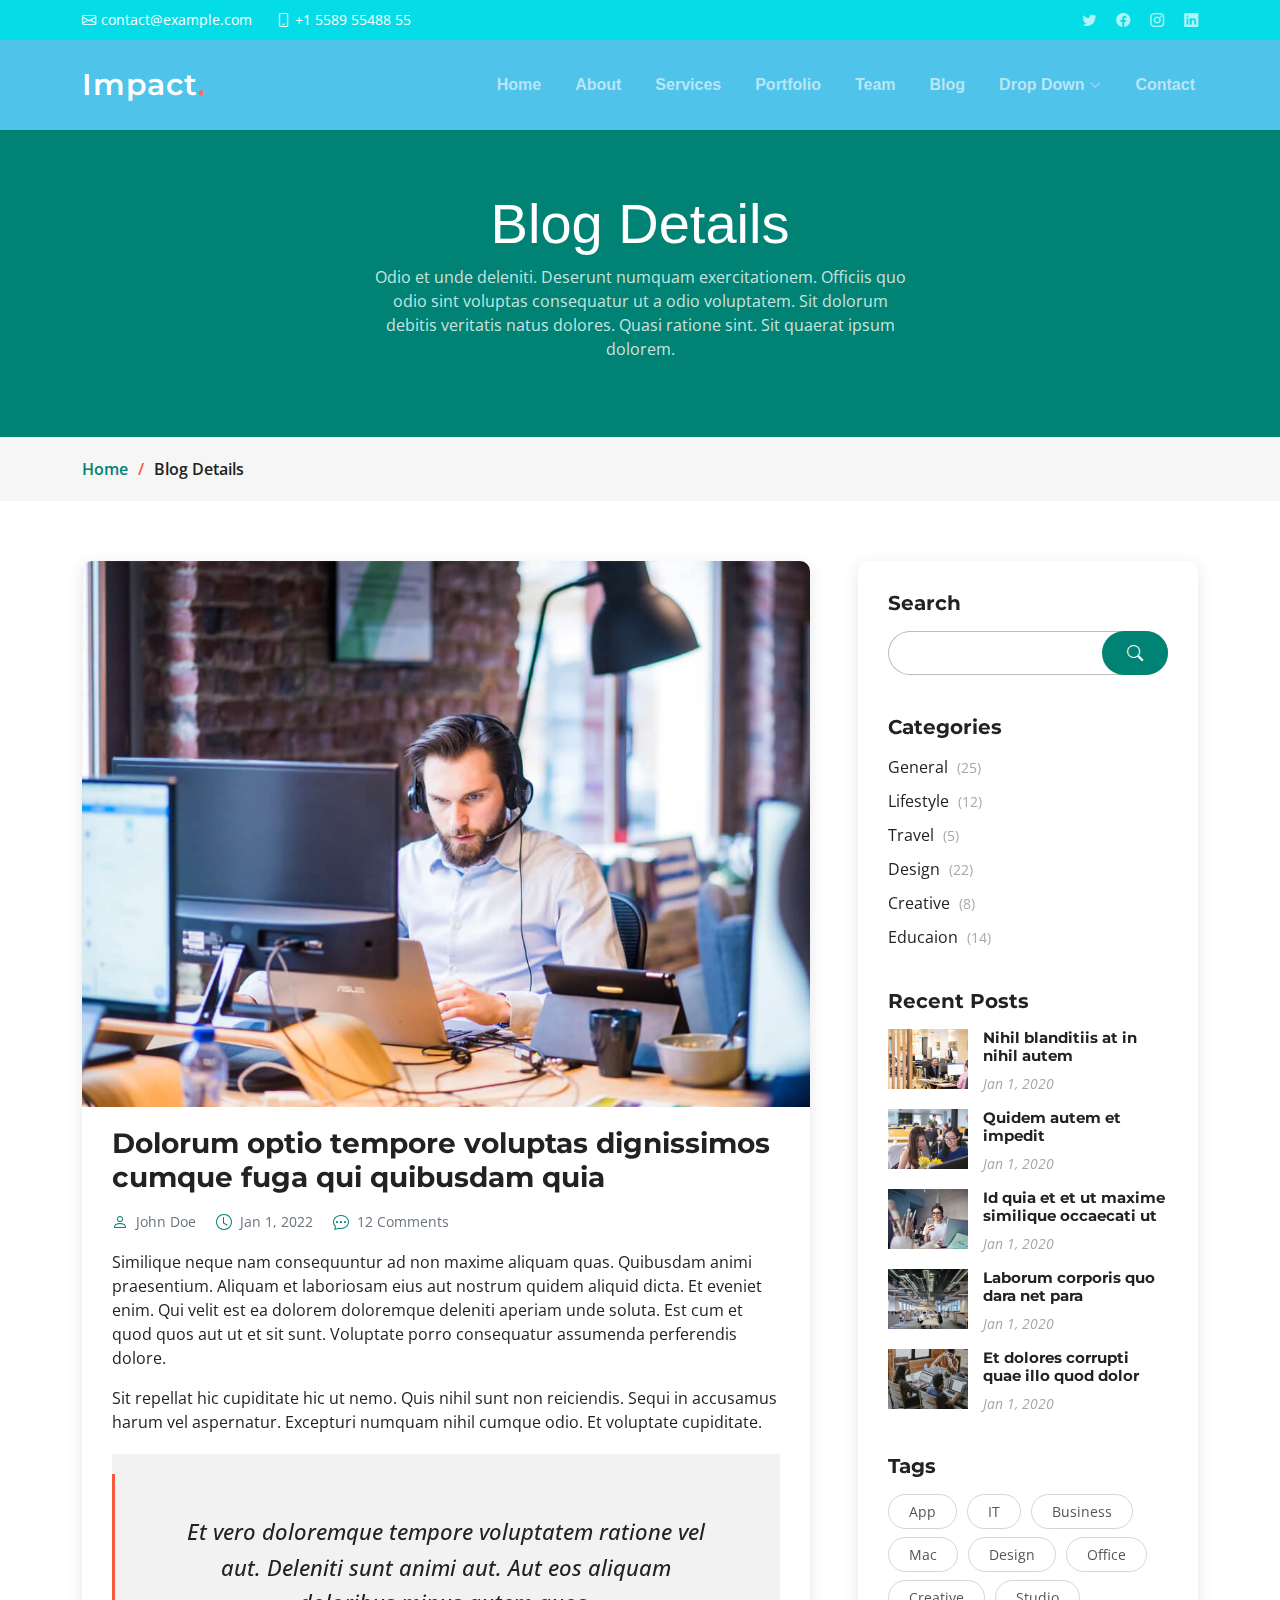
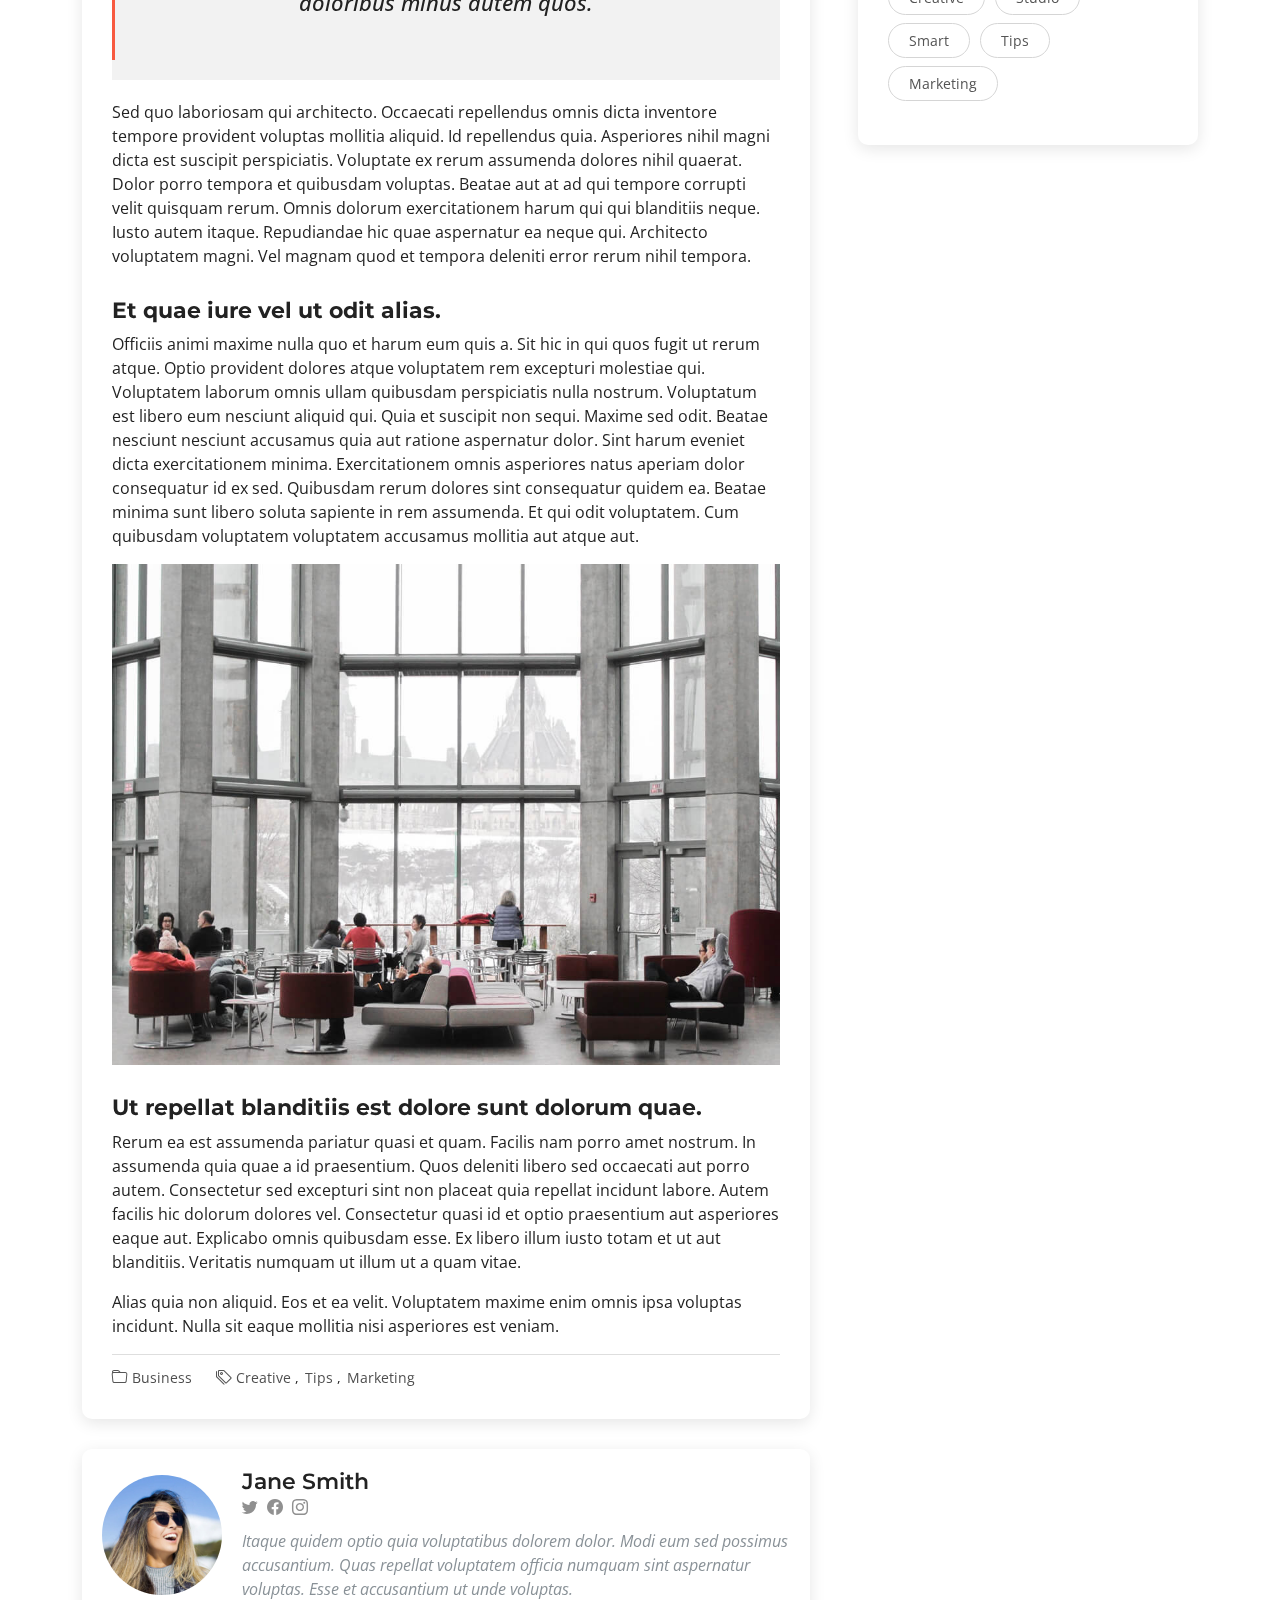
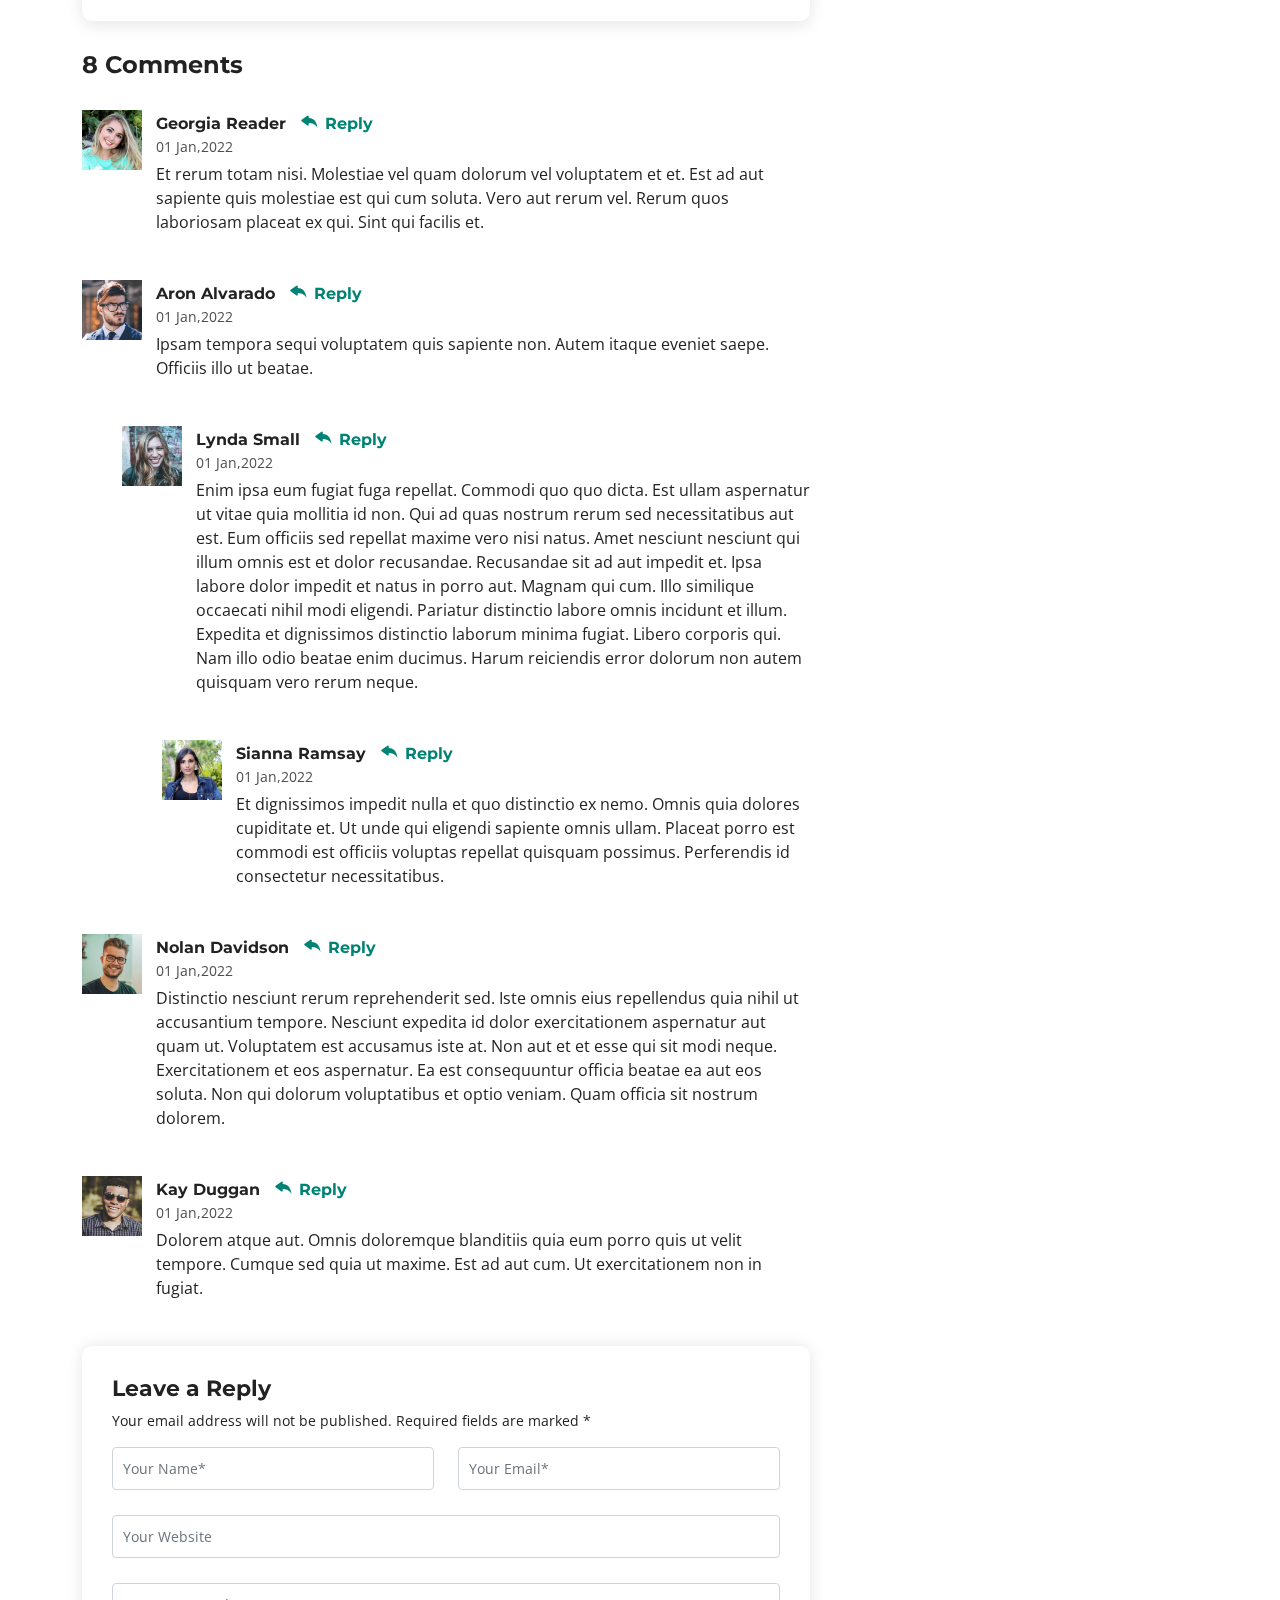
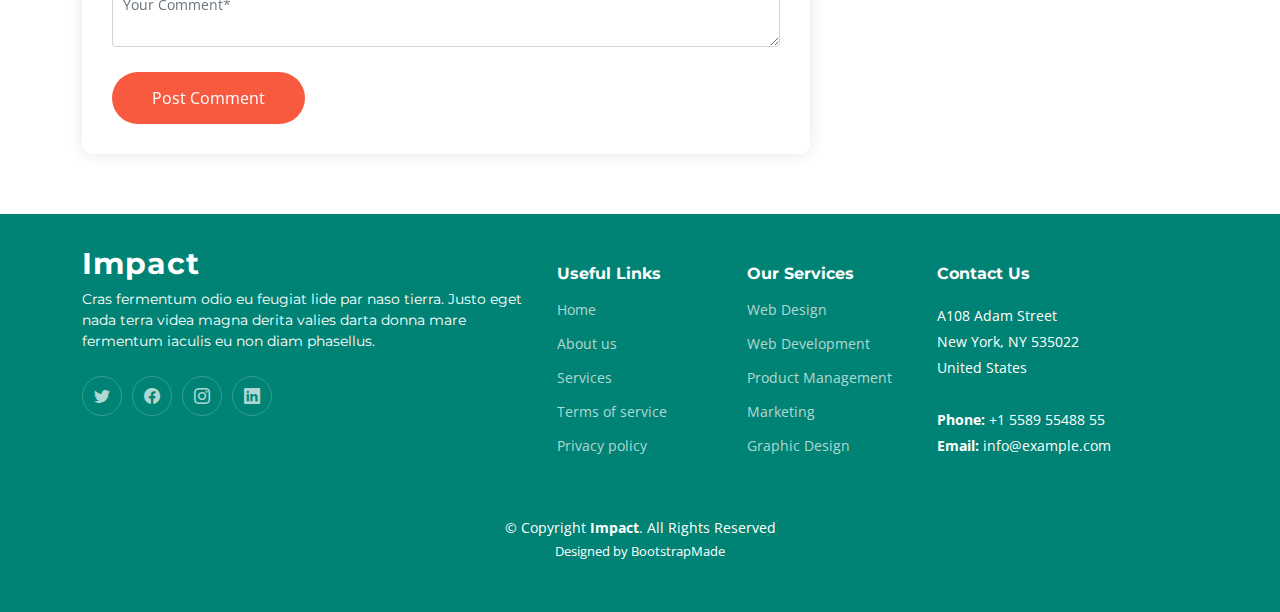
<file: blog-details.html>
<!DOCTYPE html>
<html lang="en">

<head>
  <meta charset="utf-8">
  <meta content="width=device-width, initial-scale=1.0" name="viewport">

  <title>Impact Bootstrap Template - Blog Details</title>
  <meta content="" name="description">
  <meta content="" name="keywords">

  <!-- Favicons -->
  <link href="assets/img/favicon.png" rel="icon">
  <link href="assets/img/apple-touch-icon.png" rel="apple-touch-icon">

  <!-- Google Fonts -->
  <link rel="preconnect" href="https://fonts.googleapis.com">
  <link rel="preconnect" href="https://fonts.gstatic.com" crossorigin>
  <link href="https://fonts.googleapis.com/css2?family=Open+Sans:ital,wght@0,300;0,400;0,500;0,600;0,700;1,300;1,400;1,600;1,700&family=Montserrat:ital,wght@0,300;0,400;0,500;0,600;0,700;1,300;1,400;1,500;1,600;1,700&family=Raleway:ital,wght@0,300;0,400;0,500;0,600;0,700;1,300;1,400;1,500;1,600;1,700&display=swap" rel="stylesheet">

  <!-- Vendor CSS Files -->
  <link href="assets/vendor/bootstrap/css/bootstrap.min.css" rel="stylesheet">
  <link href="assets/vendor/bootstrap-icons/bootstrap-icons.css" rel="stylesheet">
  <link href="assets/vendor/aos/aos.css" rel="stylesheet">
  <link href="assets/vendor/glightbox/css/glightbox.min.css" rel="stylesheet">
  <link href="assets/vendor/swiper/swiper-bundle.min.css" rel="stylesheet">

  <!-- Template Main CSS File -->
  <link href="assets/css/main.css" rel="stylesheet">

  <!-- =======================================================
  * Template Name: Impact
  * Updated: Mar 09 2023 with Bootstrap v5.2.3
  * Template URL: https://bootstrapmade.com/impact-bootstrap-business-website-template/
  * Author: BootstrapMade.com
  * License: https://bootstrapmade.com/license/
  ======================================================== -->
</head>

<body>

  <!-- ======= Header ======= -->
  <section id="topbar" class="topbar d-flex align-items-center">
    <div class="container d-flex justify-content-center justify-content-md-between">
      <div class="contact-info d-flex align-items-center">
        <i class="bi bi-envelope d-flex align-items-center"><a href="mailto:contact@example.com">contact@example.com</a></i>
        <i class="bi bi-phone d-flex align-items-center ms-4"><span>+1 5589 55488 55</span></i>
      </div>
      <div class="social-links d-none d-md-flex align-items-center">
        <a href="#" class="twitter"><i class="bi bi-twitter"></i></a>
        <a href="#" class="facebook"><i class="bi bi-facebook"></i></a>
        <a href="#" class="instagram"><i class="bi bi-instagram"></i></a>
        <a href="#" class="linkedin"><i class="bi bi-linkedin"></i></i></a>
      </div>
    </div>
  </section><!-- End Top Bar -->

  <header id="header" class="header d-flex align-items-center">

    <div class="container-fluid container-xl d-flex align-items-center justify-content-between">
      <a href="index.html" class="logo d-flex align-items-center">
        <!-- Uncomment the line below if you also wish to use an image logo -->
        <!-- <img src="assets/img/logo.png" alt=""> -->
        <h1>Impact<span>.</span></h1>
      </a>
      <nav id="navbar" class="navbar">
        <ul>
          <li><a href="#hero">Home</a></li>
          <li><a href="#about">About</a></li>
          <li><a href="#services">Services</a></li>
          <li><a href="#portfolio">Portfolio</a></li>
          <li><a href="#team">Team</a></li>
          <li><a href="blog.html">Blog</a></li>
          <li class="dropdown"><a href="#"><span>Drop Down</span> <i class="bi bi-chevron-down dropdown-indicator"></i></a>
            <ul>
              <li><a href="#">Drop Down 1</a></li>
              <li class="dropdown"><a href="#"><span>Deep Drop Down</span> <i class="bi bi-chevron-down dropdown-indicator"></i></a>
                <ul>
                  <li><a href="#">Deep Drop Down 1</a></li>
                  <li><a href="#">Deep Drop Down 2</a></li>
                  <li><a href="#">Deep Drop Down 3</a></li>
                  <li><a href="#">Deep Drop Down 4</a></li>
                  <li><a href="#">Deep Drop Down 5</a></li>
                </ul>
              </li>
              <li><a href="#">Drop Down 2</a></li>
              <li><a href="#">Drop Down 3</a></li>
              <li><a href="#">Drop Down 4</a></li>
            </ul>
          </li>
          <li><a href="#contact">Contact</a></li>
        </ul>
      </nav><!-- .navbar -->

      <i class="mobile-nav-toggle mobile-nav-show bi bi-list"></i>
      <i class="mobile-nav-toggle mobile-nav-hide d-none bi bi-x"></i>

    </div>
  </header><!-- End Header -->
  <!-- End Header -->

  <main id="main">

    <!-- ======= Breadcrumbs ======= -->
    <div class="breadcrumbs">
      <div class="page-header d-flex align-items-center" style="background-image: url('');">
        <div class="container position-relative">
          <div class="row d-flex justify-content-center">
            <div class="col-lg-6 text-center">
              <h2>Blog Details</h2>
              <p>Odio et unde deleniti. Deserunt numquam exercitationem. Officiis quo odio sint voluptas consequatur ut a odio voluptatem. Sit dolorum debitis veritatis natus dolores. Quasi ratione sint. Sit quaerat ipsum dolorem.</p>
            </div>
          </div>
        </div>
      </div>
      <nav>
        <div class="container">
          <ol>
            <li><a href="index.html">Home</a></li>
            <li>Blog Details</li>
          </ol>
        </div>
      </nav>
    </div><!-- End Breadcrumbs -->

    <!-- ======= Blog Details Section ======= -->
    <section id="blog" class="blog">
      <div class="container" data-aos="fade-up">

        <div class="row g-5">

          <div class="col-lg-8">

            <article class="blog-details">

              <div class="post-img">
                <img src="assets/img/blog/blog-1.jpg" alt="" class="img-fluid">
              </div>

              <h2 class="title">Dolorum optio tempore voluptas dignissimos cumque fuga qui quibusdam quia</h2>

              <div class="meta-top">
                <ul>
                  <li class="d-flex align-items-center"><i class="bi bi-person"></i> <a href="blog-details.html">John Doe</a></li>
                  <li class="d-flex align-items-center"><i class="bi bi-clock"></i> <a href="blog-details.html"><time datetime="2020-01-01">Jan 1, 2022</time></a></li>
                  <li class="d-flex align-items-center"><i class="bi bi-chat-dots"></i> <a href="blog-details.html">12 Comments</a></li>
                </ul>
              </div><!-- End meta top -->

              <div class="content">
                <p>
                  Similique neque nam consequuntur ad non maxime aliquam quas. Quibusdam animi praesentium. Aliquam et laboriosam eius aut nostrum quidem aliquid dicta.
                  Et eveniet enim. Qui velit est ea dolorem doloremque deleniti aperiam unde soluta. Est cum et quod quos aut ut et sit sunt. Voluptate porro consequatur assumenda perferendis dolore.
                </p>

                <p>
                  Sit repellat hic cupiditate hic ut nemo. Quis nihil sunt non reiciendis. Sequi in accusamus harum vel aspernatur. Excepturi numquam nihil cumque odio. Et voluptate cupiditate.
                </p>

                <blockquote>
                  <p>
                    Et vero doloremque tempore voluptatem ratione vel aut. Deleniti sunt animi aut. Aut eos aliquam doloribus minus autem quos.
                  </p>
                </blockquote>

                <p>
                  Sed quo laboriosam qui architecto. Occaecati repellendus omnis dicta inventore tempore provident voluptas mollitia aliquid. Id repellendus quia. Asperiores nihil magni dicta est suscipit perspiciatis. Voluptate ex rerum assumenda dolores nihil quaerat.
                  Dolor porro tempora et quibusdam voluptas. Beatae aut at ad qui tempore corrupti velit quisquam rerum. Omnis dolorum exercitationem harum qui qui blanditiis neque.
                  Iusto autem itaque. Repudiandae hic quae aspernatur ea neque qui. Architecto voluptatem magni. Vel magnam quod et tempora deleniti error rerum nihil tempora.
                </p>

                <h3>Et quae iure vel ut odit alias.</h3>
                <p>
                  Officiis animi maxime nulla quo et harum eum quis a. Sit hic in qui quos fugit ut rerum atque. Optio provident dolores atque voluptatem rem excepturi molestiae qui. Voluptatem laborum omnis ullam quibusdam perspiciatis nulla nostrum. Voluptatum est libero eum nesciunt aliquid qui.
                  Quia et suscipit non sequi. Maxime sed odit. Beatae nesciunt nesciunt accusamus quia aut ratione aspernatur dolor. Sint harum eveniet dicta exercitationem minima. Exercitationem omnis asperiores natus aperiam dolor consequatur id ex sed. Quibusdam rerum dolores sint consequatur quidem ea.
                  Beatae minima sunt libero soluta sapiente in rem assumenda. Et qui odit voluptatem. Cum quibusdam voluptatem voluptatem accusamus mollitia aut atque aut.
                </p>
                <img src="assets/img/blog/blog-inside-post.jpg" class="img-fluid" alt="">

                <h3>Ut repellat blanditiis est dolore sunt dolorum quae.</h3>
                <p>
                  Rerum ea est assumenda pariatur quasi et quam. Facilis nam porro amet nostrum. In assumenda quia quae a id praesentium. Quos deleniti libero sed occaecati aut porro autem. Consectetur sed excepturi sint non placeat quia repellat incidunt labore. Autem facilis hic dolorum dolores vel.
                  Consectetur quasi id et optio praesentium aut asperiores eaque aut. Explicabo omnis quibusdam esse. Ex libero illum iusto totam et ut aut blanditiis. Veritatis numquam ut illum ut a quam vitae.
                </p>
                <p>
                  Alias quia non aliquid. Eos et ea velit. Voluptatem maxime enim omnis ipsa voluptas incidunt. Nulla sit eaque mollitia nisi asperiores est veniam.
                </p>

              </div><!-- End post content -->

              <div class="meta-bottom">
                <i class="bi bi-folder"></i>
                <ul class="cats">
                  <li><a href="#">Business</a></li>
                </ul>

                <i class="bi bi-tags"></i>
                <ul class="tags">
                  <li><a href="#">Creative</a></li>
                  <li><a href="#">Tips</a></li>
                  <li><a href="#">Marketing</a></li>
                </ul>
              </div><!-- End meta bottom -->

            </article><!-- End blog post -->

            <div class="post-author d-flex align-items-center">
              <img src="assets/img/blog/blog-author.jpg" class="rounded-circle flex-shrink-0" alt="">
              <div>
                <h4>Jane Smith</h4>
                <div class="social-links">
                  <a href="https://twitters.com/#"><i class="bi bi-twitter"></i></a>
                  <a href="https://facebook.com/#"><i class="bi bi-facebook"></i></a>
                  <a href="https://instagram.com/#"><i class="biu bi-instagram"></i></a>
                </div>
                <p>
                  Itaque quidem optio quia voluptatibus dolorem dolor. Modi eum sed possimus accusantium. Quas repellat voluptatem officia numquam sint aspernatur voluptas. Esse et accusantium ut unde voluptas.
                </p>
              </div>
            </div><!-- End post author -->

            <div class="comments">

              <h4 class="comments-count">8 Comments</h4>

              <div id="comment-1" class="comment">
                <div class="d-flex">
                  <div class="comment-img"><img src="assets/img/blog/comments-1.jpg" alt=""></div>
                  <div>
                    <h5><a href="">Georgia Reader</a> <a href="#" class="reply"><i class="bi bi-reply-fill"></i> Reply</a></h5>
                    <time datetime="2020-01-01">01 Jan,2022</time>
                    <p>
                      Et rerum totam nisi. Molestiae vel quam dolorum vel voluptatem et et. Est ad aut sapiente quis molestiae est qui cum soluta.
                      Vero aut rerum vel. Rerum quos laboriosam placeat ex qui. Sint qui facilis et.
                    </p>
                  </div>
                </div>
              </div><!-- End comment #1 -->

              <div id="comment-2" class="comment">
                <div class="d-flex">
                  <div class="comment-img"><img src="assets/img/blog/comments-2.jpg" alt=""></div>
                  <div>
                    <h5><a href="">Aron Alvarado</a> <a href="#" class="reply"><i class="bi bi-reply-fill"></i> Reply</a></h5>
                    <time datetime="2020-01-01">01 Jan,2022</time>
                    <p>
                      Ipsam tempora sequi voluptatem quis sapiente non. Autem itaque eveniet saepe. Officiis illo ut beatae.
                    </p>
                  </div>
                </div>

                <div id="comment-reply-1" class="comment comment-reply">
                  <div class="d-flex">
                    <div class="comment-img"><img src="assets/img/blog/comments-3.jpg" alt=""></div>
                    <div>
                      <h5><a href="">Lynda Small</a> <a href="#" class="reply"><i class="bi bi-reply-fill"></i> Reply</a></h5>
                      <time datetime="2020-01-01">01 Jan,2022</time>
                      <p>
                        Enim ipsa eum fugiat fuga repellat. Commodi quo quo dicta. Est ullam aspernatur ut vitae quia mollitia id non. Qui ad quas nostrum rerum sed necessitatibus aut est. Eum officiis sed repellat maxime vero nisi natus. Amet nesciunt nesciunt qui illum omnis est et dolor recusandae.

                        Recusandae sit ad aut impedit et. Ipsa labore dolor impedit et natus in porro aut. Magnam qui cum. Illo similique occaecati nihil modi eligendi. Pariatur distinctio labore omnis incidunt et illum. Expedita et dignissimos distinctio laborum minima fugiat.

                        Libero corporis qui. Nam illo odio beatae enim ducimus. Harum reiciendis error dolorum non autem quisquam vero rerum neque.
                      </p>
                    </div>
                  </div>

                  <div id="comment-reply-2" class="comment comment-reply">
                    <div class="d-flex">
                      <div class="comment-img"><img src="assets/img/blog/comments-4.jpg" alt=""></div>
                      <div>
                        <h5><a href="">Sianna Ramsay</a> <a href="#" class="reply"><i class="bi bi-reply-fill"></i> Reply</a></h5>
                        <time datetime="2020-01-01">01 Jan,2022</time>
                        <p>
                          Et dignissimos impedit nulla et quo distinctio ex nemo. Omnis quia dolores cupiditate et. Ut unde qui eligendi sapiente omnis ullam. Placeat porro est commodi est officiis voluptas repellat quisquam possimus. Perferendis id consectetur necessitatibus.
                        </p>
                      </div>
                    </div>

                  </div><!-- End comment reply #2-->

                </div><!-- End comment reply #1-->

              </div><!-- End comment #2-->

              <div id="comment-3" class="comment">
                <div class="d-flex">
                  <div class="comment-img"><img src="assets/img/blog/comments-5.jpg" alt=""></div>
                  <div>
                    <h5><a href="">Nolan Davidson</a> <a href="#" class="reply"><i class="bi bi-reply-fill"></i> Reply</a></h5>
                    <time datetime="2020-01-01">01 Jan,2022</time>
                    <p>
                      Distinctio nesciunt rerum reprehenderit sed. Iste omnis eius repellendus quia nihil ut accusantium tempore. Nesciunt expedita id dolor exercitationem aspernatur aut quam ut. Voluptatem est accusamus iste at.
                      Non aut et et esse qui sit modi neque. Exercitationem et eos aspernatur. Ea est consequuntur officia beatae ea aut eos soluta. Non qui dolorum voluptatibus et optio veniam. Quam officia sit nostrum dolorem.
                    </p>
                  </div>
                </div>

              </div><!-- End comment #3 -->

              <div id="comment-4" class="comment">
                <div class="d-flex">
                  <div class="comment-img"><img src="assets/img/blog/comments-6.jpg" alt=""></div>
                  <div>
                    <h5><a href="">Kay Duggan</a> <a href="#" class="reply"><i class="bi bi-reply-fill"></i> Reply</a></h5>
                    <time datetime="2020-01-01">01 Jan,2022</time>
                    <p>
                      Dolorem atque aut. Omnis doloremque blanditiis quia eum porro quis ut velit tempore. Cumque sed quia ut maxime. Est ad aut cum. Ut exercitationem non in fugiat.
                    </p>
                  </div>
                </div>

              </div><!-- End comment #4 -->

              <div class="reply-form">

                <h4>Leave a Reply</h4>
                <p>Your email address will not be published. Required fields are marked * </p>
                <form action="">
                  <div class="row">
                    <div class="col-md-6 form-group">
                      <input name="name" type="text" class="form-control" placeholder="Your Name*">
                    </div>
                    <div class="col-md-6 form-group">
                      <input name="email" type="text" class="form-control" placeholder="Your Email*">
                    </div>
                  </div>
                  <div class="row">
                    <div class="col form-group">
                      <input name="website" type="text" class="form-control" placeholder="Your Website">
                    </div>
                  </div>
                  <div class="row">
                    <div class="col form-group">
                      <textarea name="comment" class="form-control" placeholder="Your Comment*"></textarea>
                    </div>
                  </div>
                  <button type="submit" class="btn btn-primary">Post Comment</button>

                </form>

              </div>

            </div><!-- End blog comments -->

          </div>

          <div class="col-lg-4">

            <div class="sidebar">

              <div class="sidebar-item search-form">
                <h3 class="sidebar-title">Search</h3>
                <form action="" class="mt-3">
                  <input type="text">
                  <button type="submit"><i class="bi bi-search"></i></button>
                </form>
              </div><!-- End sidebar search formn-->

              <div class="sidebar-item categories">
                <h3 class="sidebar-title">Categories</h3>
                <ul class="mt-3">
                  <li><a href="#">General <span>(25)</span></a></li>
                  <li><a href="#">Lifestyle <span>(12)</span></a></li>
                  <li><a href="#">Travel <span>(5)</span></a></li>
                  <li><a href="#">Design <span>(22)</span></a></li>
                  <li><a href="#">Creative <span>(8)</span></a></li>
                  <li><a href="#">Educaion <span>(14)</span></a></li>
                </ul>
              </div><!-- End sidebar categories-->

              <div class="sidebar-item recent-posts">
                <h3 class="sidebar-title">Recent Posts</h3>

                <div class="mt-3">

                  <div class="post-item mt-3">
                    <img src="assets/img/blog/blog-recent-1.jpg" alt="">
                    <div>
                      <h4><a href="blog-details.html">Nihil blanditiis at in nihil autem</a></h4>
                      <time datetime="2020-01-01">Jan 1, 2020</time>
                    </div>
                  </div><!-- End recent post item-->

                  <div class="post-item">
                    <img src="assets/img/blog/blog-recent-2.jpg" alt="">
                    <div>
                      <h4><a href="blog-details.html">Quidem autem et impedit</a></h4>
                      <time datetime="2020-01-01">Jan 1, 2020</time>
                    </div>
                  </div><!-- End recent post item-->

                  <div class="post-item">
                    <img src="assets/img/blog/blog-recent-3.jpg" alt="">
                    <div>
                      <h4><a href="blog-details.html">Id quia et et ut maxime similique occaecati ut</a></h4>
                      <time datetime="2020-01-01">Jan 1, 2020</time>
                    </div>
                  </div><!-- End recent post item-->

                  <div class="post-item">
                    <img src="assets/img/blog/blog-recent-4.jpg" alt="">
                    <div>
                      <h4><a href="blog-details.html">Laborum corporis quo dara net para</a></h4>
                      <time datetime="2020-01-01">Jan 1, 2020</time>
                    </div>
                  </div><!-- End recent post item-->

                  <div class="post-item">
                    <img src="assets/img/blog/blog-recent-5.jpg" alt="">
                    <div>
                      <h4><a href="blog-details.html">Et dolores corrupti quae illo quod dolor</a></h4>
                      <time datetime="2020-01-01">Jan 1, 2020</time>
                    </div>
                  </div><!-- End recent post item-->

                </div>

              </div><!-- End sidebar recent posts-->

              <div class="sidebar-item tags">
                <h3 class="sidebar-title">Tags</h3>
                <ul class="mt-3">
                  <li><a href="#">App</a></li>
                  <li><a href="#">IT</a></li>
                  <li><a href="#">Business</a></li>
                  <li><a href="#">Mac</a></li>
                  <li><a href="#">Design</a></li>
                  <li><a href="#">Office</a></li>
                  <li><a href="#">Creative</a></li>
                  <li><a href="#">Studio</a></li>
                  <li><a href="#">Smart</a></li>
                  <li><a href="#">Tips</a></li>
                  <li><a href="#">Marketing</a></li>
                </ul>
              </div><!-- End sidebar tags-->

            </div><!-- End Blog Sidebar -->

          </div>
        </div>

      </div>
    </section><!-- End Blog Details Section -->

  </main><!-- End #main -->

  <!-- ======= Footer ======= -->
  <footer id="footer" class="footer">

    <div class="container">
      <div class="row gy-4">
        <div class="col-lg-5 col-md-12 footer-info">
          <a href="index.html" class="logo d-flex align-items-center">
            <span>Impact</span>
          </a>
          <p>Cras fermentum odio eu feugiat lide par naso tierra. Justo eget nada terra videa magna derita valies darta donna mare fermentum iaculis eu non diam phasellus.</p>
          <div class="social-links d-flex mt-4">
            <a href="#" class="twitter"><i class="bi bi-twitter"></i></a>
            <a href="#" class="facebook"><i class="bi bi-facebook"></i></a>
            <a href="#" class="instagram"><i class="bi bi-instagram"></i></a>
            <a href="#" class="linkedin"><i class="bi bi-linkedin"></i></a>
          </div>
        </div>

        <div class="col-lg-2 col-6 footer-links">
          <h4>Useful Links</h4>
          <ul>
            <li><a href="#">Home</a></li>
            <li><a href="#">About us</a></li>
            <li><a href="#">Services</a></li>
            <li><a href="#">Terms of service</a></li>
            <li><a href="#">Privacy policy</a></li>
          </ul>
        </div>

        <div class="col-lg-2 col-6 footer-links">
          <h4>Our Services</h4>
          <ul>
            <li><a href="#">Web Design</a></li>
            <li><a href="#">Web Development</a></li>
            <li><a href="#">Product Management</a></li>
            <li><a href="#">Marketing</a></li>
            <li><a href="#">Graphic Design</a></li>
          </ul>
        </div>

        <div class="col-lg-3 col-md-12 footer-contact text-center text-md-start">
          <h4>Contact Us</h4>
          <p>
            A108 Adam Street <br>
            New York, NY 535022<br>
            United States <br><br>
            <strong>Phone:</strong> +1 5589 55488 55<br>
            <strong>Email:</strong> info@example.com<br>
          </p>

        </div>

      </div>
    </div>

    <div class="container mt-4">
      <div class="copyright">
        &copy; Copyright <strong><span>Impact</span></strong>. All Rights Reserved
      </div>
      <div class="credits">
        <!-- All the links in the footer should remain intact. -->
        <!-- You can delete the links only if you purchased the pro version. -->
        <!-- Licensing information: https://bootstrapmade.com/license/ -->
        <!-- Purchase the pro version with working PHP/AJAX contact form: https://bootstrapmade.com/impact-bootstrap-business-website-template/ -->
        Designed by <a href="https://bootstrapmade.com/">BootstrapMade</a>
      </div>
    </div>

  </footer><!-- End Footer -->
  <!-- End Footer -->

  <a href="#" class="scroll-top d-flex align-items-center justify-content-center"><i class="bi bi-arrow-up-short"></i></a>

  <div id="preloader"></div>

  <!-- Vendor JS Files -->
  <script src="assets/vendor/bootstrap/js/bootstrap.bundle.min.js"></script>
  <script src="assets/vendor/aos/aos.js"></script>
  <script src="assets/vendor/glightbox/js/glightbox.min.js"></script>
  <script src="assets/vendor/purecounter/purecounter_vanilla.js"></script>
  <script src="assets/vendor/swiper/swiper-bundle.min.js"></script>
  <script src="assets/vendor/isotope-layout/isotope.pkgd.min.js"></script>
  <script src="assets/vendor/php-email-form/validate.js"></script>

  <!-- Template Main JS File -->
  <script src="assets/js/main.js"></script>

</body>

</html>
</file>
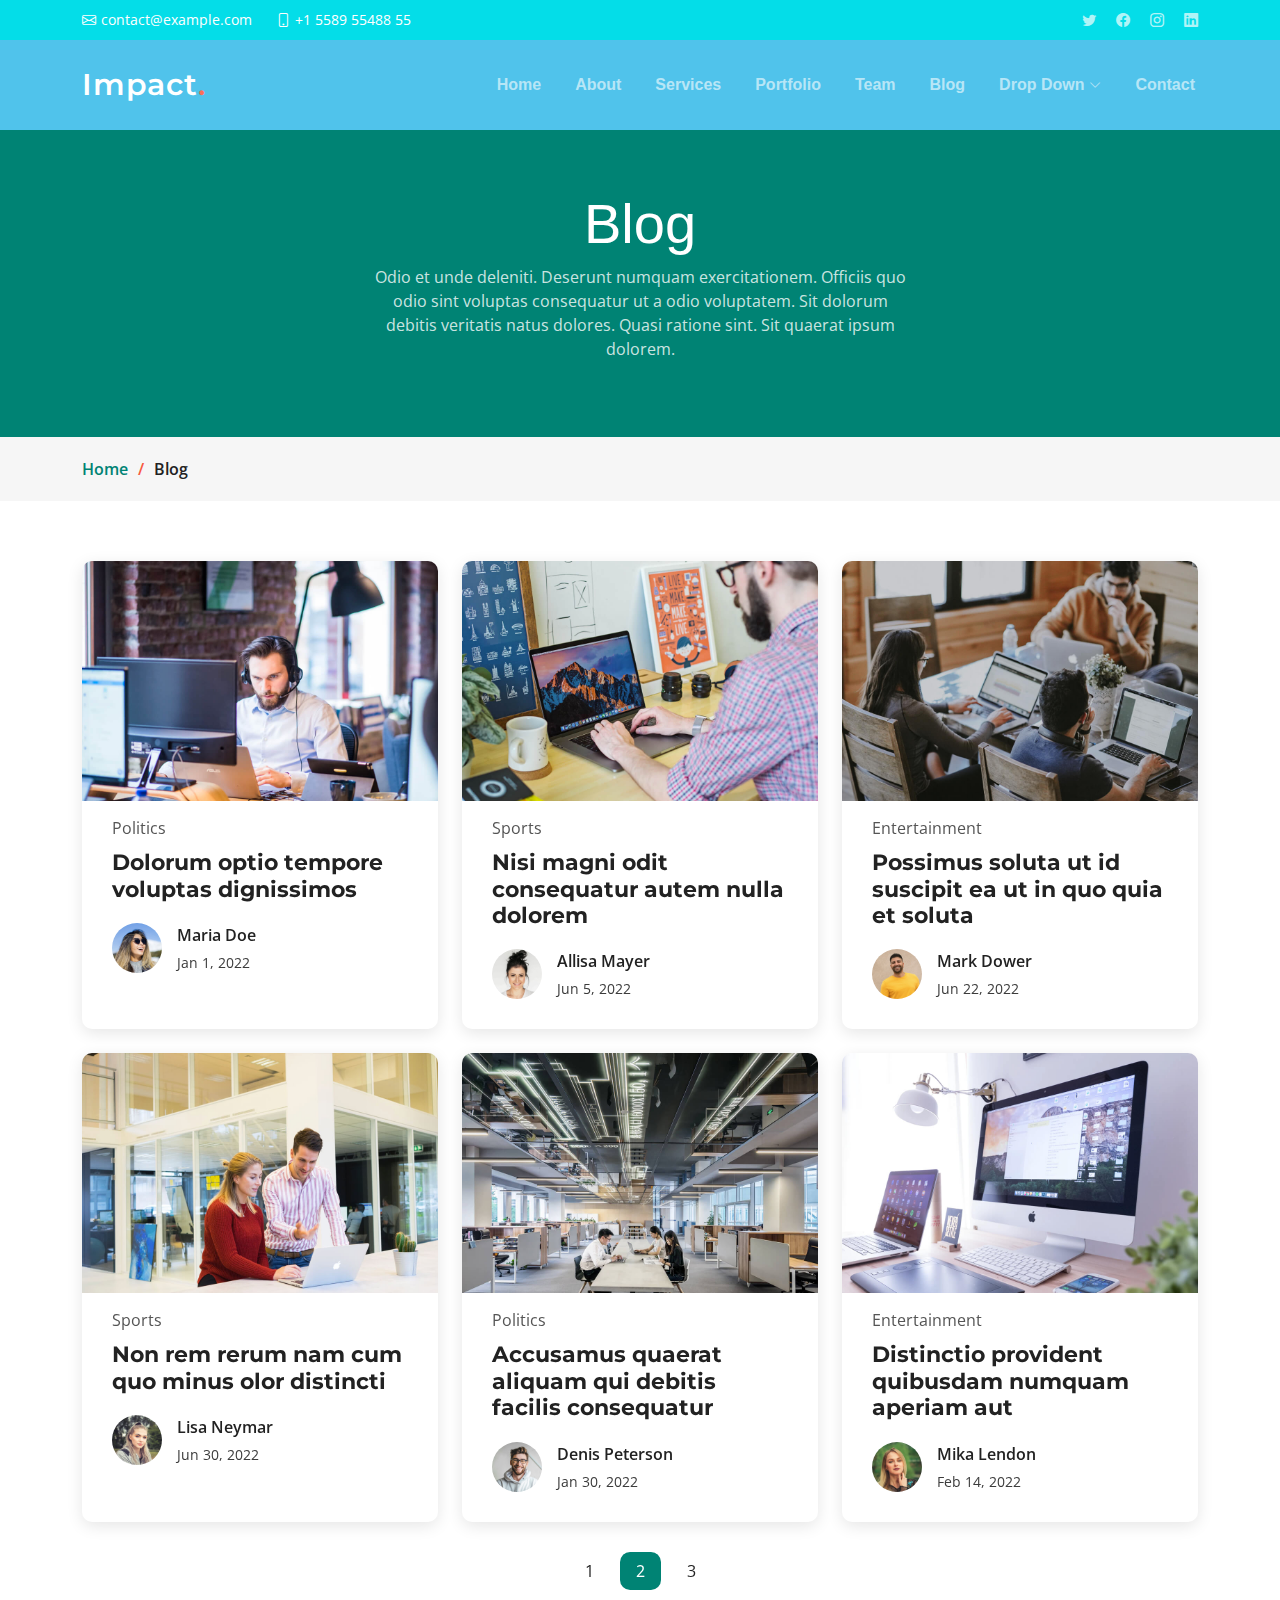
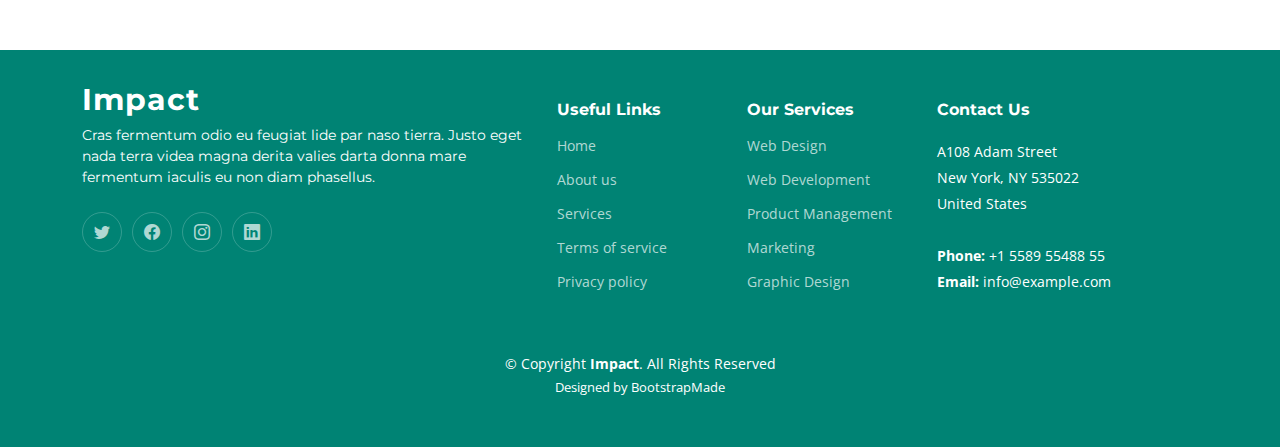
<file: blog.html>
<!DOCTYPE html>
<html lang="en">

<head>
  <meta charset="utf-8">
  <meta content="width=device-width, initial-scale=1.0" name="viewport">

  <title>Impact Bootstrap Template - Blog</title>
  <meta content="" name="description">
  <meta content="" name="keywords">

  <!-- Favicons -->
  <link href="assets/img/favicon.png" rel="icon">
  <link href="assets/img/apple-touch-icon.png" rel="apple-touch-icon">

  <!-- Google Fonts -->
  <link rel="preconnect" href="https://fonts.googleapis.com">
  <link rel="preconnect" href="https://fonts.gstatic.com" crossorigin>
  <link href="https://fonts.googleapis.com/css2?family=Open+Sans:ital,wght@0,300;0,400;0,500;0,600;0,700;1,300;1,400;1,600;1,700&family=Montserrat:ital,wght@0,300;0,400;0,500;0,600;0,700;1,300;1,400;1,500;1,600;1,700&family=Raleway:ital,wght@0,300;0,400;0,500;0,600;0,700;1,300;1,400;1,500;1,600;1,700&display=swap" rel="stylesheet">

  <!-- Vendor CSS Files -->
  <link href="assets/vendor/bootstrap/css/bootstrap.min.css" rel="stylesheet">
  <link href="assets/vendor/bootstrap-icons/bootstrap-icons.css" rel="stylesheet">
  <link href="assets/vendor/aos/aos.css" rel="stylesheet">
  <link href="assets/vendor/glightbox/css/glightbox.min.css" rel="stylesheet">
  <link href="assets/vendor/swiper/swiper-bundle.min.css" rel="stylesheet">

  <!-- Template Main CSS File -->
  <link href="assets/css/main.css" rel="stylesheet">

  <!-- =======================================================
  * Template Name: Impact
  * Updated: Mar 09 2023 with Bootstrap v5.2.3
  * Template URL: https://bootstrapmade.com/impact-bootstrap-business-website-template/
  * Author: BootstrapMade.com
  * License: https://bootstrapmade.com/license/
  ======================================================== -->
</head>

<body>

  <!-- ======= Header ======= -->
  <section id="topbar" class="topbar d-flex align-items-center">
    <div class="container d-flex justify-content-center justify-content-md-between">
      <div class="contact-info d-flex align-items-center">
        <i class="bi bi-envelope d-flex align-items-center"><a href="mailto:contact@example.com">contact@example.com</a></i>
        <i class="bi bi-phone d-flex align-items-center ms-4"><span>+1 5589 55488 55</span></i>
      </div>
      <div class="social-links d-none d-md-flex align-items-center">
        <a href="#" class="twitter"><i class="bi bi-twitter"></i></a>
        <a href="#" class="facebook"><i class="bi bi-facebook"></i></a>
        <a href="#" class="instagram"><i class="bi bi-instagram"></i></a>
        <a href="#" class="linkedin"><i class="bi bi-linkedin"></i></i></a>
      </div>
    </div>
  </section><!-- End Top Bar -->

  <header id="header" class="header d-flex align-items-center">

    <div class="container-fluid container-xl d-flex align-items-center justify-content-between">
      <a href="index.html" class="logo d-flex align-items-center">
        <!-- Uncomment the line below if you also wish to use an image logo -->
        <!-- <img src="assets/img/logo.png" alt=""> -->
        <h1>Impact<span>.</span></h1>
      </a>
      <nav id="navbar" class="navbar">
        <ul>
          <li><a href="#hero">Home</a></li>
          <li><a href="#about">About</a></li>
          <li><a href="#services">Services</a></li>
          <li><a href="#portfolio">Portfolio</a></li>
          <li><a href="#team">Team</a></li>
          <li><a href="blog.html">Blog</a></li>
          <li class="dropdown"><a href="#"><span>Drop Down</span> <i class="bi bi-chevron-down dropdown-indicator"></i></a>
            <ul>
              <li><a href="#">Drop Down 1</a></li>
              <li class="dropdown"><a href="#"><span>Deep Drop Down</span> <i class="bi bi-chevron-down dropdown-indicator"></i></a>
                <ul>
                  <li><a href="#">Deep Drop Down 1</a></li>
                  <li><a href="#">Deep Drop Down 2</a></li>
                  <li><a href="#">Deep Drop Down 3</a></li>
                  <li><a href="#">Deep Drop Down 4</a></li>
                  <li><a href="#">Deep Drop Down 5</a></li>
                </ul>
              </li>
              <li><a href="#">Drop Down 2</a></li>
              <li><a href="#">Drop Down 3</a></li>
              <li><a href="#">Drop Down 4</a></li>
            </ul>
          </li>
          <li><a href="#contact">Contact</a></li>
        </ul>
      </nav><!-- .navbar -->

      <i class="mobile-nav-toggle mobile-nav-show bi bi-list"></i>
      <i class="mobile-nav-toggle mobile-nav-hide d-none bi bi-x"></i>

    </div>
  </header><!-- End Header -->
  <!-- End Header -->

  <main id="main">

    <!-- ======= Breadcrumbs ======= -->
    <div class="breadcrumbs">
      <div class="page-header d-flex align-items-center" style="background-image: url('');">
        <div class="container position-relative">
          <div class="row d-flex justify-content-center">
            <div class="col-lg-6 text-center">
              <h2>Blog</h2>
              <p>Odio et unde deleniti. Deserunt numquam exercitationem. Officiis quo odio sint voluptas consequatur ut a odio voluptatem. Sit dolorum debitis veritatis natus dolores. Quasi ratione sint. Sit quaerat ipsum dolorem.</p>
            </div>
          </div>
        </div>
      </div>
      <nav>
        <div class="container">
          <ol>
            <li><a href="index.html">Home</a></li>
            <li>Blog</li>
          </ol>
        </div>
      </nav>
    </div><!-- End Breadcrumbs -->

    <!-- ======= Blog Section ======= -->
    <section id="blog" class="blog">
      <div class="container" data-aos="fade-up">

        <div class="row gy-4 posts-list">

          <div class="col-xl-4 col-md-6">
            <article>

              <div class="post-img">
                <img src="assets/img/blog/blog-1.jpg" alt="" class="img-fluid">
              </div>

              <p class="post-category">Politics</p>

              <h2 class="title">
                <a href="blog-details.html">Dolorum optio tempore voluptas dignissimos</a>
              </h2>

              <div class="d-flex align-items-center">
                <img src="assets/img/blog/blog-author.jpg" alt="" class="img-fluid post-author-img flex-shrink-0">
                <div class="post-meta">
                  <p class="post-author-list">Maria Doe</p>
                  <p class="post-date">
                    <time datetime="2022-01-01">Jan 1, 2022</time>
                  </p>
                </div>
              </div>

            </article>
          </div><!-- End post list item -->

          <div class="col-xl-4 col-md-6">
            <article>

              <div class="post-img">
                <img src="assets/img/blog/blog-2.jpg" alt="" class="img-fluid">
              </div>

              <p class="post-category">Sports</p>

              <h2 class="title">
                <a href="blog-details.html">Nisi magni odit consequatur autem nulla dolorem</a>
              </h2>

              <div class="d-flex align-items-center">
                <img src="assets/img/blog/blog-author-2.jpg" alt="" class="img-fluid post-author-img flex-shrink-0">
                <div class="post-meta">
                  <p class="post-author-list">Allisa Mayer</p>
                  <p class="post-date">
                    <time datetime="2022-01-01">Jun 5, 2022</time>
                  </p>
                </div>
              </div>

            </article>
          </div><!-- End post list item -->

          <div class="col-xl-4 col-md-6">
            <article>

              <div class="post-img">
                <img src="assets/img/blog/blog-3.jpg" alt="" class="img-fluid">
              </div>

              <p class="post-category">Entertainment</p>

              <h2 class="title">
                <a href="blog-details.html">Possimus soluta ut id suscipit ea ut in quo quia et soluta</a>
              </h2>

              <div class="d-flex align-items-center">
                <img src="assets/img/blog/blog-author-3.jpg" alt="" class="img-fluid post-author-img flex-shrink-0">
                <div class="post-meta">
                  <p class="post-author-list">Mark Dower</p>
                  <p class="post-date">
                    <time datetime="2022-01-01">Jun 22, 2022</time>
                  </p>
                </div>
              </div>

            </article>
          </div><!-- End post list item -->

          <div class="col-xl-4 col-md-6">
            <article>

              <div class="post-img">
                <img src="assets/img/blog/blog-4.jpg" alt="" class="img-fluid">
              </div>

              <p class="post-category">Sports</p>

              <h2 class="title">
                <a href="blog-details.html">Non rem rerum nam cum quo minus olor distincti</a>
              </h2>

              <div class="d-flex align-items-center">
                <img src="assets/img/blog/blog-author-4.jpg" alt="" class="img-fluid post-author-img flex-shrink-0">
                <div class="post-meta">
                  <p class="post-author-list">Lisa Neymar</p>
                  <p class="post-date">
                    <time datetime="2022-01-01">Jun 30, 2022</time>
                  </p>
                </div>
              </div>

            </article>
          </div><!-- End post list item -->

          <div class="col-xl-4 col-md-6">
            <article>

              <div class="post-img">
                <img src="assets/img/blog/blog-5.jpg" alt="" class="img-fluid">
              </div>

              <p class="post-category">Politics</p>

              <h2 class="title">
                <a href="blog-details.html">Accusamus quaerat aliquam qui debitis facilis consequatur</a>
              </h2>

              <div class="d-flex align-items-center">
                <img src="assets/img/blog/blog-author-5.jpg" alt="" class="img-fluid post-author-img flex-shrink-0">
                <div class="post-meta">
                  <p class="post-author-list">Denis Peterson</p>
                  <p class="post-date">
                    <time datetime="2022-01-01">Jan 30, 2022</time>
                  </p>
                </div>
              </div>

            </article>
          </div><!-- End post list item -->

          <div class="col-xl-4 col-md-6">
            <article>

              <div class="post-img">
                <img src="assets/img/blog/blog-6.jpg" alt="" class="img-fluid">
              </div>

              <p class="post-category">Entertainment</p>

              <h2 class="title">
                <a href="blog-details.html">Distinctio provident quibusdam numquam aperiam aut</a>
              </h2>

              <div class="d-flex align-items-center">
                <img src="assets/img/blog/blog-author-6.jpg" alt="" class="img-fluid post-author-img flex-shrink-0">
                <div class="post-meta">
                  <p class="post-author-list">Mika Lendon</p>
                  <p class="post-date">
                    <time datetime="2022-01-01">Feb 14, 2022</time>
                  </p>
                </div>
              </div>

            </article>
          </div><!-- End post list item -->

        </div><!-- End blog posts list -->

        <div class="blog-pagination">
          <ul class="justify-content-center">
            <li><a href="#">1</a></li>
            <li class="active"><a href="#">2</a></li>
            <li><a href="#">3</a></li>
          </ul>
        </div><!-- End blog pagination -->

      </div>
    </section><!-- End Blog Section -->

  </main><!-- End #main -->

  <!-- ======= Footer ======= -->
  <footer id="footer" class="footer">

    <div class="container">
      <div class="row gy-4">
        <div class="col-lg-5 col-md-12 footer-info">
          <a href="index.html" class="logo d-flex align-items-center">
            <span>Impact</span>
          </a>
          <p>Cras fermentum odio eu feugiat lide par naso tierra. Justo eget nada terra videa magna derita valies darta donna mare fermentum iaculis eu non diam phasellus.</p>
          <div class="social-links d-flex mt-4">
            <a href="#" class="twitter"><i class="bi bi-twitter"></i></a>
            <a href="#" class="facebook"><i class="bi bi-facebook"></i></a>
            <a href="#" class="instagram"><i class="bi bi-instagram"></i></a>
            <a href="#" class="linkedin"><i class="bi bi-linkedin"></i></a>
          </div>
        </div>

        <div class="col-lg-2 col-6 footer-links">
          <h4>Useful Links</h4>
          <ul>
            <li><a href="#">Home</a></li>
            <li><a href="#">About us</a></li>
            <li><a href="#">Services</a></li>
            <li><a href="#">Terms of service</a></li>
            <li><a href="#">Privacy policy</a></li>
          </ul>
        </div>

        <div class="col-lg-2 col-6 footer-links">
          <h4>Our Services</h4>
          <ul>
            <li><a href="#">Web Design</a></li>
            <li><a href="#">Web Development</a></li>
            <li><a href="#">Product Management</a></li>
            <li><a href="#">Marketing</a></li>
            <li><a href="#">Graphic Design</a></li>
          </ul>
        </div>

        <div class="col-lg-3 col-md-12 footer-contact text-center text-md-start">
          <h4>Contact Us</h4>
          <p>
            A108 Adam Street <br>
            New York, NY 535022<br>
            United States <br><br>
            <strong>Phone:</strong> +1 5589 55488 55<br>
            <strong>Email:</strong> info@example.com<br>
          </p>

        </div>

      </div>
    </div>

    <div class="container mt-4">
      <div class="copyright">
        &copy; Copyright <strong><span>Impact</span></strong>. All Rights Reserved
      </div>
      <div class="credits">
        <!-- All the links in the footer should remain intact. -->
        <!-- You can delete the links only if you purchased the pro version. -->
        <!-- Licensing information: https://bootstrapmade.com/license/ -->
        <!-- Purchase the pro version with working PHP/AJAX contact form: https://bootstrapmade.com/impact-bootstrap-business-website-template/ -->
        Designed by <a href="https://bootstrapmade.com/">BootstrapMade</a>
      </div>
    </div>

  </footer><!-- End Footer -->
  <!-- End Footer -->

  <a href="#" class="scroll-top d-flex align-items-center justify-content-center"><i class="bi bi-arrow-up-short"></i></a>

  <div id="preloader"></div>

  <!-- Vendor JS Files -->
  <script src="assets/vendor/bootstrap/js/bootstrap.bundle.min.js"></script>
  <script src="assets/vendor/aos/aos.js"></script>
  <script src="assets/vendor/glightbox/js/glightbox.min.js"></script>
  <script src="assets/vendor/purecounter/purecounter_vanilla.js"></script>
  <script src="assets/vendor/swiper/swiper-bundle.min.js"></script>
  <script src="assets/vendor/isotope-layout/isotope.pkgd.min.js"></script>
  <script src="assets/vendor/php-email-form/validate.js"></script>

  <!-- Template Main JS File -->
  <script src="assets/js/main.js"></script>

</body>

</html>
</file>
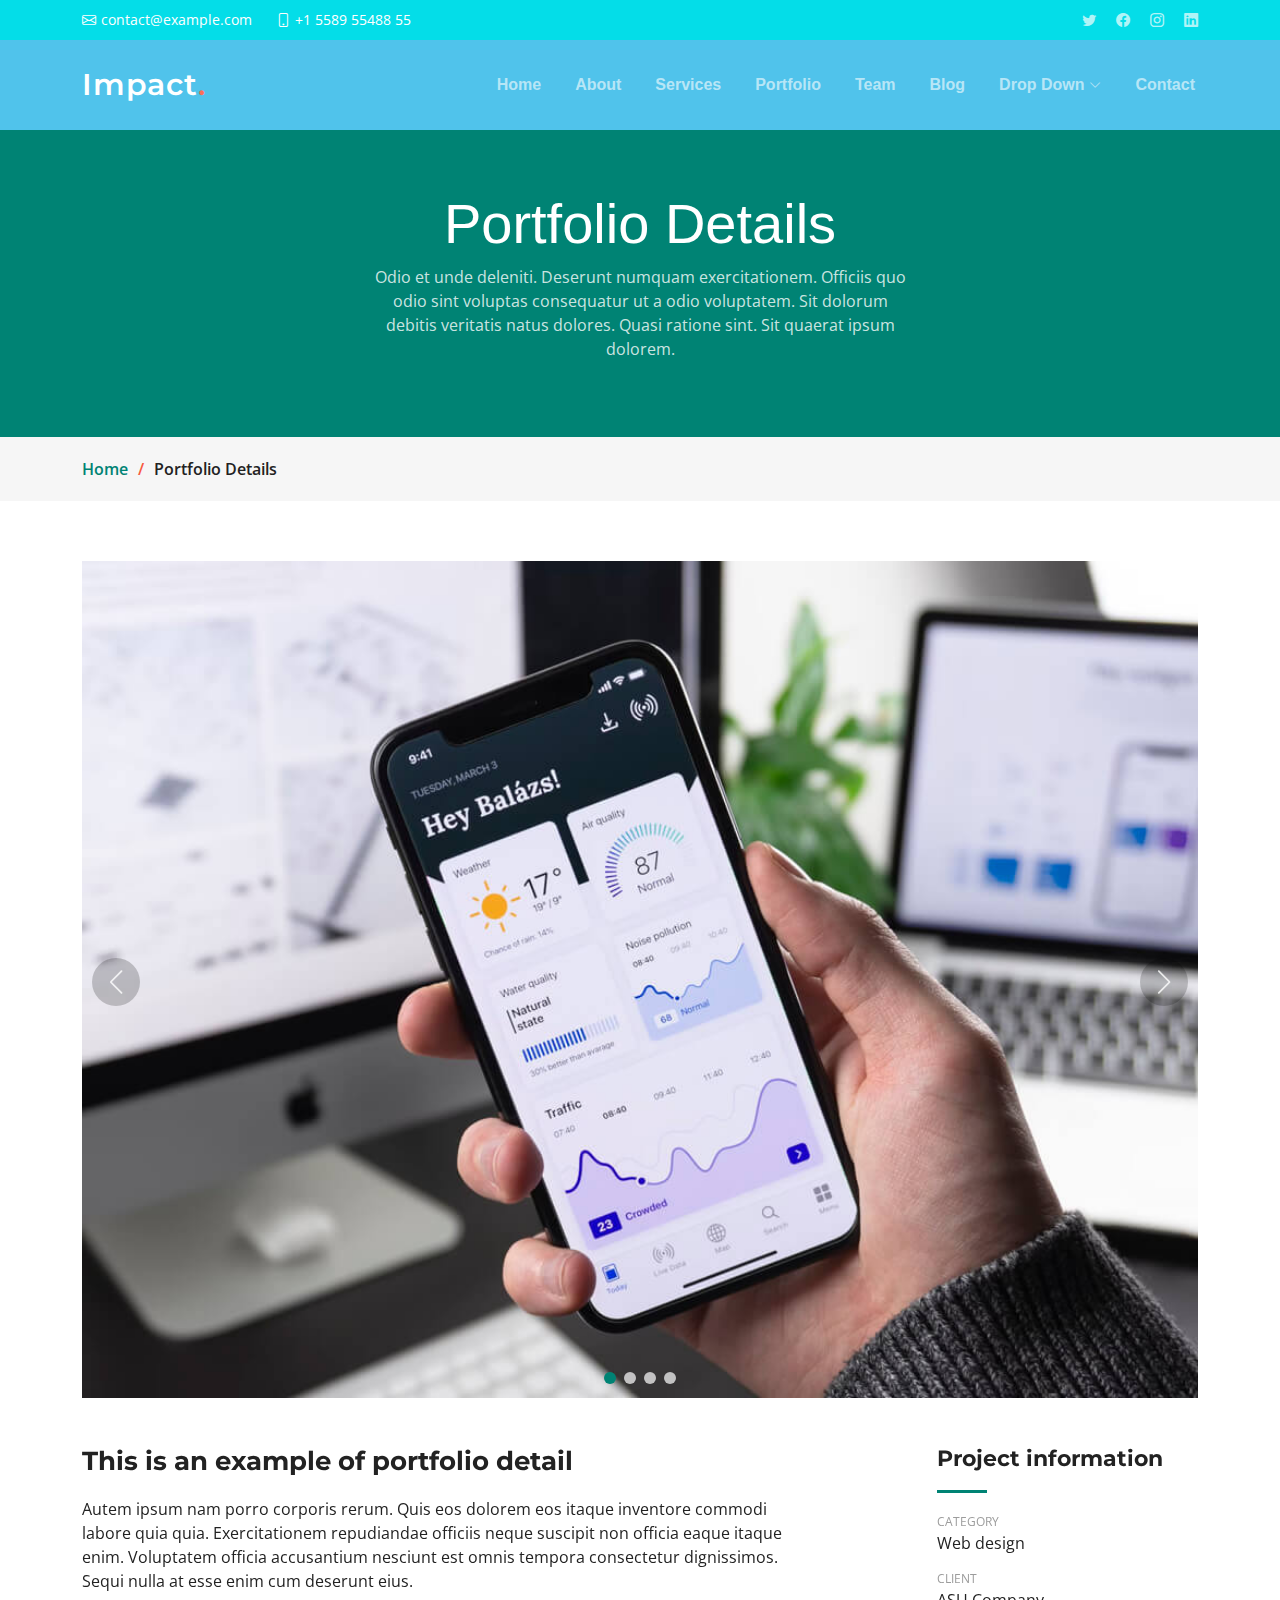
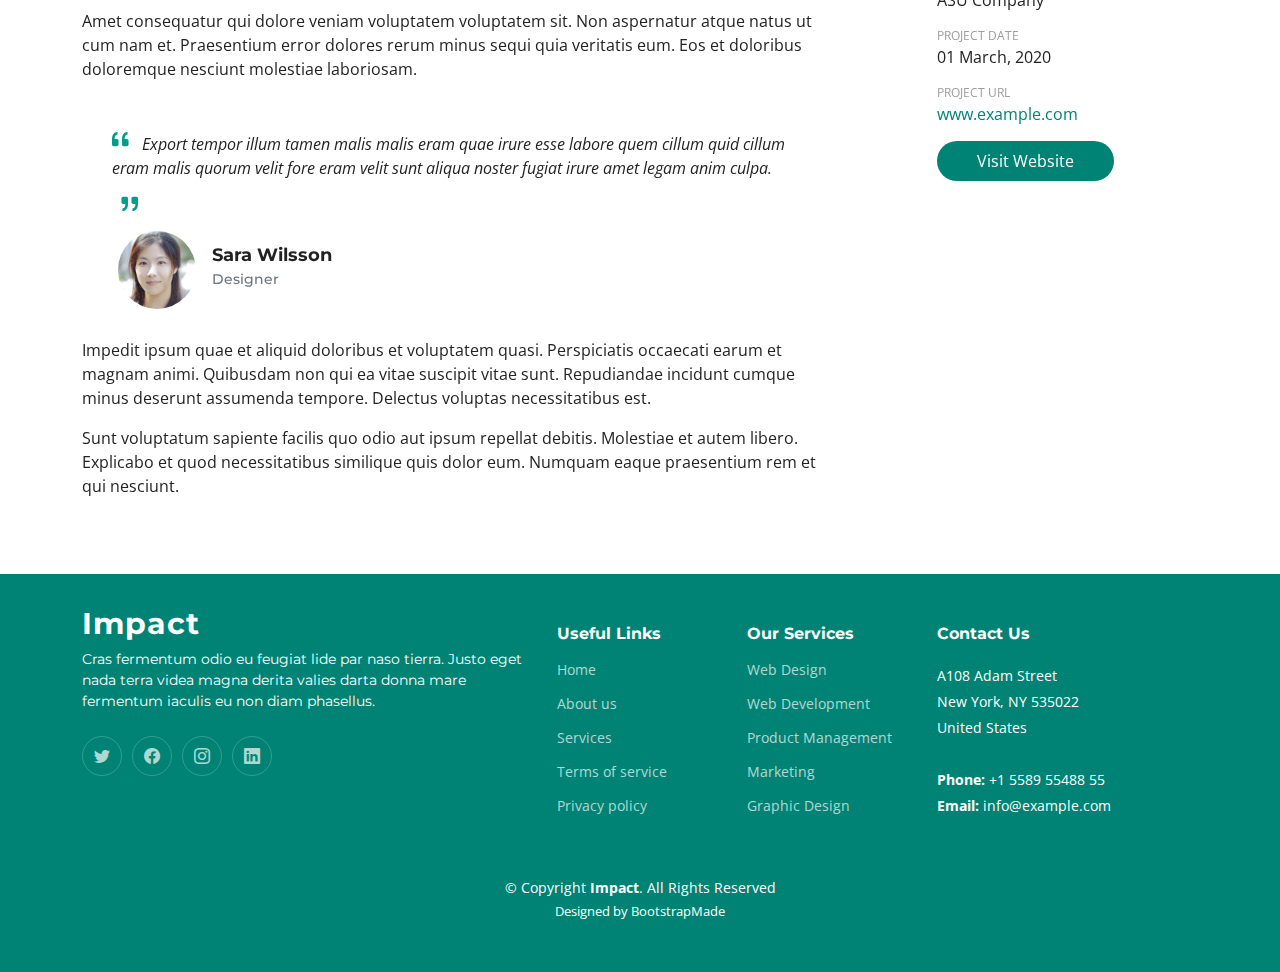
<file: portfolio-details.html>
<!DOCTYPE html>
<html lang="en">

<head>
  <meta charset="utf-8">
  <meta content="width=device-width, initial-scale=1.0" name="viewport">

  <title>Impact Bootstrap Template - Portfolio Details</title>
  <meta content="" name="description">
  <meta content="" name="keywords">

  <!-- Favicons -->
  <link href="assets/img/favicon.png" rel="icon">
  <link href="assets/img/apple-touch-icon.png" rel="apple-touch-icon">

  <!-- Google Fonts -->
  <link rel="preconnect" href="https://fonts.googleapis.com">
  <link rel="preconnect" href="https://fonts.gstatic.com" crossorigin>
  <link href="https://fonts.googleapis.com/css2?family=Open+Sans:ital,wght@0,300;0,400;0,500;0,600;0,700;1,300;1,400;1,600;1,700&family=Montserrat:ital,wght@0,300;0,400;0,500;0,600;0,700;1,300;1,400;1,500;1,600;1,700&family=Raleway:ital,wght@0,300;0,400;0,500;0,600;0,700;1,300;1,400;1,500;1,600;1,700&display=swap" rel="stylesheet">

  <!-- Vendor CSS Files -->
  <link href="assets/vendor/bootstrap/css/bootstrap.min.css" rel="stylesheet">
  <link href="assets/vendor/bootstrap-icons/bootstrap-icons.css" rel="stylesheet">
  <link href="assets/vendor/aos/aos.css" rel="stylesheet">
  <link href="assets/vendor/glightbox/css/glightbox.min.css" rel="stylesheet">
  <link href="assets/vendor/swiper/swiper-bundle.min.css" rel="stylesheet">

  <!-- Template Main CSS File -->
  <link href="assets/css/main.css" rel="stylesheet">

  <!-- =======================================================
  * Template Name: Impact
  * Updated: Mar 09 2023 with Bootstrap v5.2.3
  * Template URL: https://bootstrapmade.com/impact-bootstrap-business-website-template/
  * Author: BootstrapMade.com
  * License: https://bootstrapmade.com/license/
  ======================================================== -->
</head>

<body>

  <!-- ======= Header ======= -->
  <section id="topbar" class="topbar d-flex align-items-center">
    <div class="container d-flex justify-content-center justify-content-md-between">
      <div class="contact-info d-flex align-items-center">
        <i class="bi bi-envelope d-flex align-items-center"><a href="mailto:contact@example.com">contact@example.com</a></i>
        <i class="bi bi-phone d-flex align-items-center ms-4"><span>+1 5589 55488 55</span></i>
      </div>
      <div class="social-links d-none d-md-flex align-items-center">
        <a href="#" class="twitter"><i class="bi bi-twitter"></i></a>
        <a href="#" class="facebook"><i class="bi bi-facebook"></i></a>
        <a href="#" class="instagram"><i class="bi bi-instagram"></i></a>
        <a href="#" class="linkedin"><i class="bi bi-linkedin"></i></i></a>
      </div>
    </div>
  </section><!-- End Top Bar -->

  <header id="header" class="header d-flex align-items-center">

    <div class="container-fluid container-xl d-flex align-items-center justify-content-between">
      <a href="index.html" class="logo d-flex align-items-center">
        <!-- Uncomment the line below if you also wish to use an image logo -->
        <!-- <img src="assets/img/logo.png" alt=""> -->
        <h1>Impact<span>.</span></h1>
      </a>
      <nav id="navbar" class="navbar">
        <ul>
          <li><a href="#hero">Home</a></li>
          <li><a href="#about">About</a></li>
          <li><a href="#services">Services</a></li>
          <li><a href="#portfolio">Portfolio</a></li>
          <li><a href="#team">Team</a></li>
          <li><a href="blog.html">Blog</a></li>
          <li class="dropdown"><a href="#"><span>Drop Down</span> <i class="bi bi-chevron-down dropdown-indicator"></i></a>
            <ul>
              <li><a href="#">Drop Down 1</a></li>
              <li class="dropdown"><a href="#"><span>Deep Drop Down</span> <i class="bi bi-chevron-down dropdown-indicator"></i></a>
                <ul>
                  <li><a href="#">Deep Drop Down 1</a></li>
                  <li><a href="#">Deep Drop Down 2</a></li>
                  <li><a href="#">Deep Drop Down 3</a></li>
                  <li><a href="#">Deep Drop Down 4</a></li>
                  <li><a href="#">Deep Drop Down 5</a></li>
                </ul>
              </li>
              <li><a href="#">Drop Down 2</a></li>
              <li><a href="#">Drop Down 3</a></li>
              <li><a href="#">Drop Down 4</a></li>
            </ul>
          </li>
          <li><a href="#contact">Contact</a></li>
        </ul>
      </nav><!-- .navbar -->

      <i class="mobile-nav-toggle mobile-nav-show bi bi-list"></i>
      <i class="mobile-nav-toggle mobile-nav-hide d-none bi bi-x"></i>

    </div>
  </header><!-- End Header -->
  <!-- End Header -->

  <main id="main">

    <!-- ======= Breadcrumbs ======= -->
    <div class="breadcrumbs">
      <div class="page-header d-flex align-items-center" style="background-image: url('');">
        <div class="container position-relative">
          <div class="row d-flex justify-content-center">
            <div class="col-lg-6 text-center">
              <h2>Portfolio Details</h2>
              <p>Odio et unde deleniti. Deserunt numquam exercitationem. Officiis quo odio sint voluptas consequatur ut a odio voluptatem. Sit dolorum debitis veritatis natus dolores. Quasi ratione sint. Sit quaerat ipsum dolorem.</p>
            </div>
          </div>
        </div>
      </div>
      <nav>
        <div class="container">
          <ol>
            <li><a href="index.html">Home</a></li>
            <li>Portfolio Details</li>
          </ol>
        </div>
      </nav>
    </div><!-- End Breadcrumbs -->

    <!-- ======= Portfolio Details Section ======= -->
    <section id="portfolio-details" class="portfolio-details">
      <div class="container" data-aos="fade-up">

        <div class="position-relative h-100">
          <div class="slides-1 portfolio-details-slider swiper">
            <div class="swiper-wrapper align-items-center">

              <div class="swiper-slide">
                <img src="assets/img/portfolio/app-1.jpg" alt="">
              </div>

              <div class="swiper-slide">
                <img src="assets/img/portfolio/product-1.jpg" alt="">
              </div>

              <div class="swiper-slide">
                <img src="assets/img/portfolio/branding-1.jpg" alt="">
              </div>

              <div class="swiper-slide">
                <img src="assets/img/portfolio/books-1.jpg" alt="">
              </div>

            </div>
            <div class="swiper-pagination"></div>
          </div>
          <div class="swiper-button-prev"></div>
          <div class="swiper-button-next"></div>

        </div>

        <div class="row justify-content-between gy-4 mt-4">

          <div class="col-lg-8">
            <div class="portfolio-description">
              <h2>This is an example of portfolio detail</h2>
              <p>
                Autem ipsum nam porro corporis rerum. Quis eos dolorem eos itaque inventore commodi labore quia quia. Exercitationem repudiandae officiis neque suscipit non officia eaque itaque enim. Voluptatem officia accusantium nesciunt est omnis tempora consectetur dignissimos. Sequi nulla at esse enim cum deserunt eius.
              </p>
              <p>
                Amet consequatur qui dolore veniam voluptatem voluptatem sit. Non aspernatur atque natus ut cum nam et. Praesentium error dolores rerum minus sequi quia veritatis eum. Eos et doloribus doloremque nesciunt molestiae laboriosam.
              </p>

              <div class="testimonial-item">
                <p>
                  <i class="bi bi-quote quote-icon-left"></i>
                  Export tempor illum tamen malis malis eram quae irure esse labore quem cillum quid cillum eram malis quorum velit fore eram velit sunt aliqua noster fugiat irure amet legam anim culpa.
                  <i class="bi bi-quote quote-icon-right"></i>
                </p>
                <div>
                  <img src="assets/img/testimonials/testimonials-2.jpg" class="testimonial-img" alt="">
                  <h3>Sara Wilsson</h3>
                  <h4>Designer</h4>
                </div>
              </div>

              <p>
                Impedit ipsum quae et aliquid doloribus et voluptatem quasi. Perspiciatis occaecati earum et magnam animi. Quibusdam non qui ea vitae suscipit vitae sunt. Repudiandae incidunt cumque minus deserunt assumenda tempore. Delectus voluptas necessitatibus est.

              <p>
                Sunt voluptatum sapiente facilis quo odio aut ipsum repellat debitis. Molestiae et autem libero. Explicabo et quod necessitatibus similique quis dolor eum. Numquam eaque praesentium rem et qui nesciunt.
              </p>

            </div>
          </div>

          <div class="col-lg-3">
            <div class="portfolio-info">
              <h3>Project information</h3>
              <ul>
                <li><strong>Category</strong> <span>Web design</span></li>
                <li><strong>Client</strong> <span>ASU Company</span></li>
                <li><strong>Project date</strong> <span>01 March, 2020</span></li>
                <li><strong>Project URL</strong> <a href="#">www.example.com</a></li>
                <li><a href="#" class="btn-visit align-self-start">Visit Website</a></li>
              </ul>
            </div>
          </div>

        </div>

      </div>
    </section><!-- End Portfolio Details Section -->

  </main><!-- End #main -->

  <!-- ======= Footer ======= -->
  <footer id="footer" class="footer">

    <div class="container">
      <div class="row gy-4">
        <div class="col-lg-5 col-md-12 footer-info">
          <a href="index.html" class="logo d-flex align-items-center">
            <span>Impact</span>
          </a>
          <p>Cras fermentum odio eu feugiat lide par naso tierra. Justo eget nada terra videa magna derita valies darta donna mare fermentum iaculis eu non diam phasellus.</p>
          <div class="social-links d-flex mt-4">
            <a href="#" class="twitter"><i class="bi bi-twitter"></i></a>
            <a href="#" class="facebook"><i class="bi bi-facebook"></i></a>
            <a href="#" class="instagram"><i class="bi bi-instagram"></i></a>
            <a href="#" class="linkedin"><i class="bi bi-linkedin"></i></a>
          </div>
        </div>

        <div class="col-lg-2 col-6 footer-links">
          <h4>Useful Links</h4>
          <ul>
            <li><a href="#">Home</a></li>
            <li><a href="#">About us</a></li>
            <li><a href="#">Services</a></li>
            <li><a href="#">Terms of service</a></li>
            <li><a href="#">Privacy policy</a></li>
          </ul>
        </div>

        <div class="col-lg-2 col-6 footer-links">
          <h4>Our Services</h4>
          <ul>
            <li><a href="#">Web Design</a></li>
            <li><a href="#">Web Development</a></li>
            <li><a href="#">Product Management</a></li>
            <li><a href="#">Marketing</a></li>
            <li><a href="#">Graphic Design</a></li>
          </ul>
        </div>

        <div class="col-lg-3 col-md-12 footer-contact text-center text-md-start">
          <h4>Contact Us</h4>
          <p>
            A108 Adam Street <br>
            New York, NY 535022<br>
            United States <br><br>
            <strong>Phone:</strong> +1 5589 55488 55<br>
            <strong>Email:</strong> info@example.com<br>
          </p>

        </div>

      </div>
    </div>

    <div class="container mt-4">
      <div class="copyright">
        &copy; Copyright <strong><span>Impact</span></strong>. All Rights Reserved
      </div>
      <div class="credits">
        <!-- All the links in the footer should remain intact. -->
        <!-- You can delete the links only if you purchased the pro version. -->
        <!-- Licensing information: https://bootstrapmade.com/license/ -->
        <!-- Purchase the pro version with working PHP/AJAX contact form: https://bootstrapmade.com/impact-bootstrap-business-website-template/ -->
        Designed by <a href="https://bootstrapmade.com/">BootstrapMade</a>
      </div>
    </div>

  </footer><!-- End Footer -->
  <!-- End Footer -->

  <a href="#" class="scroll-top d-flex align-items-center justify-content-center"><i class="bi bi-arrow-up-short"></i></a>

  <div id="preloader"></div>

  <!-- Vendor JS Files -->
  <script src="assets/vendor/bootstrap/js/bootstrap.bundle.min.js"></script>
  <script src="assets/vendor/aos/aos.js"></script>
  <script src="assets/vendor/glightbox/js/glightbox.min.js"></script>
  <script src="assets/vendor/purecounter/purecounter_vanilla.js"></script>
  <script src="assets/vendor/swiper/swiper-bundle.min.js"></script>
  <script src="assets/vendor/isotope-layout/isotope.pkgd.min.js"></script>
  <script src="assets/vendor/php-email-form/validate.js"></script>

  <!-- Template Main JS File -->
  <script src="assets/js/main.js"></script>

</body>

</html>
</file>
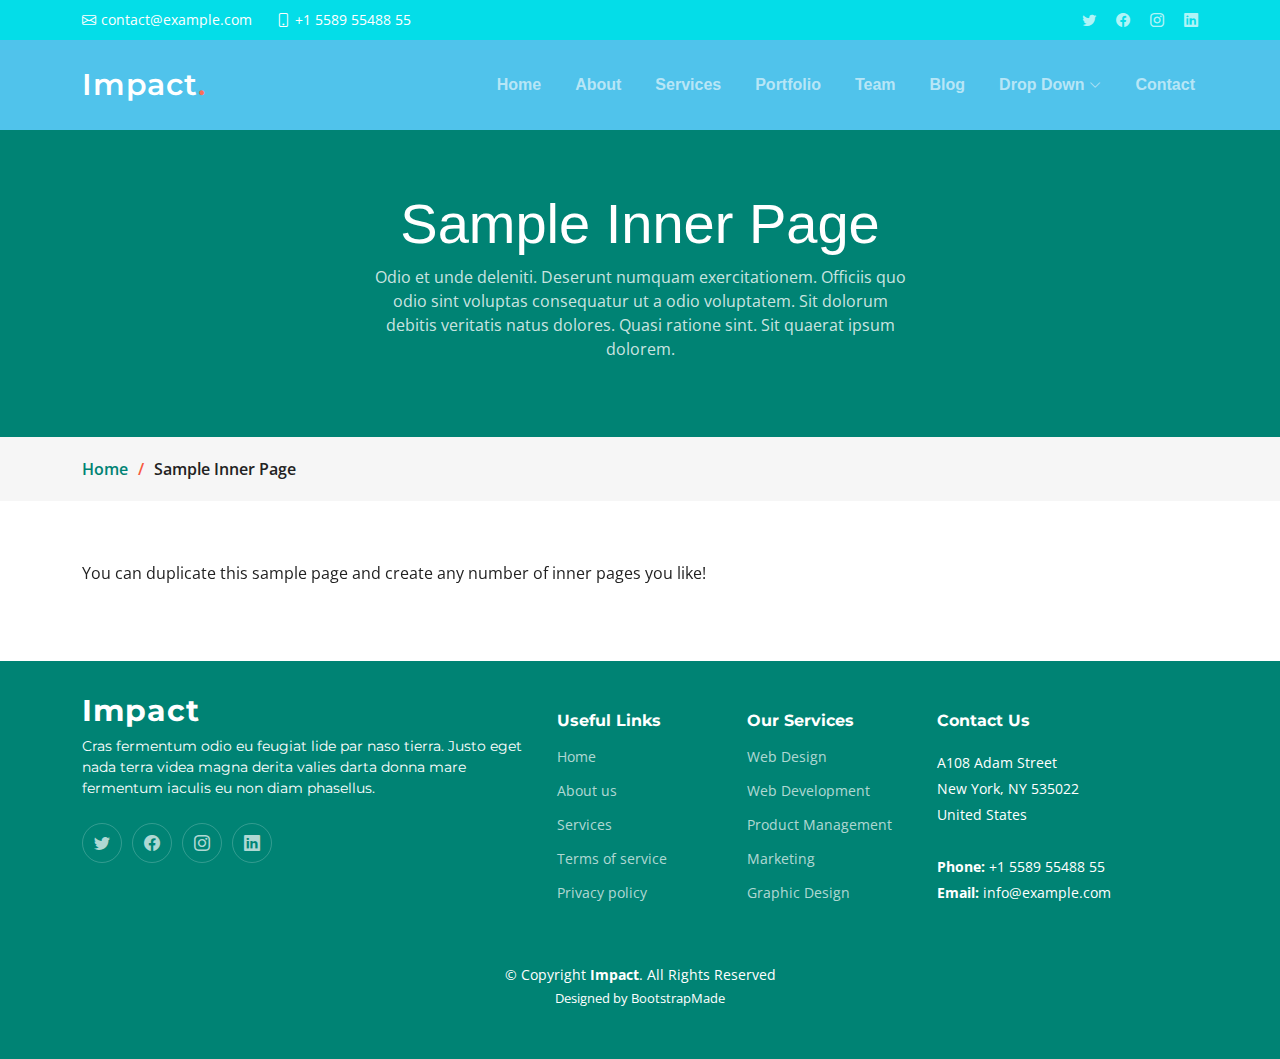
<file: sample-inner-page.html>
<!DOCTYPE html>
<html lang="en">

<head>
  <meta charset="utf-8">
  <meta content="width=device-width, initial-scale=1.0" name="viewport">

  <title>[Template] Sample Inner Page</title>
  <meta content="" name="description">
  <meta content="" name="keywords">

  <!-- Favicons -->
  <link href="assets/img/favicon.png" rel="icon">
  <link href="assets/img/apple-touch-icon.png" rel="apple-touch-icon">

  <!-- Google Fonts -->
  <link rel="preconnect" href="https://fonts.googleapis.com">
  <link rel="preconnect" href="https://fonts.gstatic.com" crossorigin>
  <link href="https://fonts.googleapis.com/css2?family=Open+Sans:ital,wght@0,300;0,400;0,500;0,600;0,700;1,300;1,400;1,600;1,700&family=Montserrat:ital,wght@0,300;0,400;0,500;0,600;0,700;1,300;1,400;1,500;1,600;1,700&family=Raleway:ital,wght@0,300;0,400;0,500;0,600;0,700;1,300;1,400;1,500;1,600;1,700&display=swap" rel="stylesheet">

  <!-- Vendor CSS Files -->
  <link href="assets/vendor/bootstrap/css/bootstrap.min.css" rel="stylesheet">
  <link href="assets/vendor/bootstrap-icons/bootstrap-icons.css" rel="stylesheet">
  <link href="assets/vendor/aos/aos.css" rel="stylesheet">
  <link href="assets/vendor/glightbox/css/glightbox.min.css" rel="stylesheet">
  <link href="assets/vendor/swiper/swiper-bundle.min.css" rel="stylesheet">

  <!-- Template Main CSS File -->
  <link href="assets/css/main.css" rel="stylesheet">

  <!-- =======================================================
  * Template Name: Impact
  * Updated: Mar 09 2023 with Bootstrap v5.2.3
  * Template URL: https://bootstrapmade.com/impact-bootstrap-business-website-template/
  * Author: BootstrapMade.com
  * License: https://bootstrapmade.com/license/
  ======================================================== -->
</head>

<body>

  <!-- ======= Header ======= -->
  <section id="topbar" class="topbar d-flex align-items-center">
    <div class="container d-flex justify-content-center justify-content-md-between">
      <div class="contact-info d-flex align-items-center">
        <i class="bi bi-envelope d-flex align-items-center"><a href="mailto:contact@example.com">contact@example.com</a></i>
        <i class="bi bi-phone d-flex align-items-center ms-4"><span>+1 5589 55488 55</span></i>
      </div>
      <div class="social-links d-none d-md-flex align-items-center">
        <a href="#" class="twitter"><i class="bi bi-twitter"></i></a>
        <a href="#" class="facebook"><i class="bi bi-facebook"></i></a>
        <a href="#" class="instagram"><i class="bi bi-instagram"></i></a>
        <a href="#" class="linkedin"><i class="bi bi-linkedin"></i></i></a>
      </div>
    </div>
  </section><!-- End Top Bar -->

  <header id="header" class="header d-flex align-items-center">

    <div class="container-fluid container-xl d-flex align-items-center justify-content-between">
      <a href="index.html" class="logo d-flex align-items-center">
        <!-- Uncomment the line below if you also wish to use an image logo -->
        <!-- <img src="assets/img/logo.png" alt=""> -->
        <h1>Impact<span>.</span></h1>
      </a>
      <nav id="navbar" class="navbar">
        <ul>
          <li><a href="#hero">Home</a></li>
          <li><a href="#about">About</a></li>
          <li><a href="#services">Services</a></li>
          <li><a href="#portfolio">Portfolio</a></li>
          <li><a href="#team">Team</a></li>
          <li><a href="blog.html">Blog</a></li>
          <li class="dropdown"><a href="#"><span>Drop Down</span> <i class="bi bi-chevron-down dropdown-indicator"></i></a>
            <ul>
              <li><a href="#">Drop Down 1</a></li>
              <li class="dropdown"><a href="#"><span>Deep Drop Down</span> <i class="bi bi-chevron-down dropdown-indicator"></i></a>
                <ul>
                  <li><a href="#">Deep Drop Down 1</a></li>
                  <li><a href="#">Deep Drop Down 2</a></li>
                  <li><a href="#">Deep Drop Down 3</a></li>
                  <li><a href="#">Deep Drop Down 4</a></li>
                  <li><a href="#">Deep Drop Down 5</a></li>
                </ul>
              </li>
              <li><a href="#">Drop Down 2</a></li>
              <li><a href="#">Drop Down 3</a></li>
              <li><a href="#">Drop Down 4</a></li>
            </ul>
          </li>
          <li><a href="#contact">Contact</a></li>
        </ul>
      </nav><!-- .navbar -->

      <i class="mobile-nav-toggle mobile-nav-show bi bi-list"></i>
      <i class="mobile-nav-toggle mobile-nav-hide d-none bi bi-x"></i>

    </div>
  </header><!-- End Header -->
  <!-- End Header -->

  <main id="main">

    <!-- ======= Breadcrumbs ======= -->
    <div class="breadcrumbs">
      <div class="page-header d-flex align-items-center" style="background-image: url('');">
        <div class="container position-relative">
          <div class="row d-flex justify-content-center">
            <div class="col-lg-6 text-center">
              <h2>Sample Inner Page</h2>
              <p>Odio et unde deleniti. Deserunt numquam exercitationem. Officiis quo odio sint voluptas consequatur ut a odio voluptatem. Sit dolorum debitis veritatis natus dolores. Quasi ratione sint. Sit quaerat ipsum dolorem.</p>
            </div>
          </div>
        </div>
      </div>
      <nav>
        <div class="container">
          <ol>
            <li><a href="index.html">Home</a></li>
            <li>Sample Inner Page</li>
          </ol>
        </div>
      </nav>
    </div><!-- End Breadcrumbs -->

    <section class="sample-page">
      <div class="container" data-aos="fade-up">

        <p>
          You can duplicate this sample page and create any number of inner pages you like!
        </p>

      </div>
    </section>

  </main><!-- End #main -->

  <!-- ======= Footer ======= -->
  <footer id="footer" class="footer">

    <div class="container">
      <div class="row gy-4">
        <div class="col-lg-5 col-md-12 footer-info">
          <a href="index.html" class="logo d-flex align-items-center">
            <span>Impact</span>
          </a>
          <p>Cras fermentum odio eu feugiat lide par naso tierra. Justo eget nada terra videa magna derita valies darta donna mare fermentum iaculis eu non diam phasellus.</p>
          <div class="social-links d-flex mt-4">
            <a href="#" class="twitter"><i class="bi bi-twitter"></i></a>
            <a href="#" class="facebook"><i class="bi bi-facebook"></i></a>
            <a href="#" class="instagram"><i class="bi bi-instagram"></i></a>
            <a href="#" class="linkedin"><i class="bi bi-linkedin"></i></a>
          </div>
        </div>

        <div class="col-lg-2 col-6 footer-links">
          <h4>Useful Links</h4>
          <ul>
            <li><a href="#">Home</a></li>
            <li><a href="#">About us</a></li>
            <li><a href="#">Services</a></li>
            <li><a href="#">Terms of service</a></li>
            <li><a href="#">Privacy policy</a></li>
          </ul>
        </div>

        <div class="col-lg-2 col-6 footer-links">
          <h4>Our Services</h4>
          <ul>
            <li><a href="#">Web Design</a></li>
            <li><a href="#">Web Development</a></li>
            <li><a href="#">Product Management</a></li>
            <li><a href="#">Marketing</a></li>
            <li><a href="#">Graphic Design</a></li>
          </ul>
        </div>

        <div class="col-lg-3 col-md-12 footer-contact text-center text-md-start">
          <h4>Contact Us</h4>
          <p>
            A108 Adam Street <br>
            New York, NY 535022<br>
            United States <br><br>
            <strong>Phone:</strong> +1 5589 55488 55<br>
            <strong>Email:</strong> info@example.com<br>
          </p>

        </div>

      </div>
    </div>

    <div class="container mt-4">
      <div class="copyright">
        &copy; Copyright <strong><span>Impact</span></strong>. All Rights Reserved
      </div>
      <div class="credits">
        <!-- All the links in the footer should remain intact. -->
        <!-- You can delete the links only if you purchased the pro version. -->
        <!-- Licensing information: https://bootstrapmade.com/license/ -->
        <!-- Purchase the pro version with working PHP/AJAX contact form: https://bootstrapmade.com/impact-bootstrap-business-website-template/ -->
        Designed by <a href="https://bootstrapmade.com/">BootstrapMade</a>
      </div>
    </div>

  </footer><!-- End Footer -->
  <!-- End Footer -->

  <a href="#" class="scroll-top d-flex align-items-center justify-content-center"><i class="bi bi-arrow-up-short"></i></a>

  <div id="preloader"></div>

  <!-- Vendor JS Files -->
  <script src="assets/vendor/bootstrap/js/bootstrap.bundle.min.js"></script>
  <script src="assets/vendor/aos/aos.js"></script>
  <script src="assets/vendor/glightbox/js/glightbox.min.js"></script>
  <script src="assets/vendor/purecounter/purecounter_vanilla.js"></script>
  <script src="assets/vendor/swiper/swiper-bundle.min.js"></script>
  <script src="assets/vendor/isotope-layout/isotope.pkgd.min.js"></script>
  <script src="assets/vendor/php-email-form/validate.js"></script>

  <!-- Template Main JS File -->
  <script src="assets/js/main.js"></script>

</body>

</html>
</file>
<file: assets/css/main.css>
/**
* Template Name: Impact
* Updated: Mar 09 2023 with Bootstrap v5.2.3
* Template URL: https://bootstrapmade.com/impact-bootstrap-business-website-template/
* Author: BootstrapMade.com
* License: https://bootstrapmade.com/license/
*/

/*--------------------------------------------------------------
# Set main reusable colors and fonts using CSS variables
# Learn more about CSS variables at https://developer.mozilla.org/en-US/docs/Web/CSS/Using_CSS_custom_properties
--------------------------------------------------------------*/
/* Fonts */
:root {
  --font-default: "Open Sans", system-ui, -apple-system, "Segoe UI", Roboto, "Helvetica Neue", Arial, "Noto Sans", "Liberation Sans", sans-serif, "Apple Color Emoji", "Segoe UI Emoji", "Segoe UI Symbol", "Noto Color Emoji";
  --font-primary: "Montserrat", sans-serif;
  --font-secondary: "Poppins", sans-serif;
}

/* Colors */
:root {
  --color-default: #222222;
  --color-primary: #008374;
  --color-secondary: #f85a40;
}

/* Smooth scroll behavior */
:root {
  scroll-behavior: smooth;
}

/*--------------------------------------------------------------
# General
--------------------------------------------------------------*/
body {
  font-family: var(--font-default);
  color: var(--color-default);
}

a {
  color: var(--color-primary);
  text-decoration: none;
}

a:hover {
  color: #00b6a1;
  text-decoration: none;
}

h1,
h2,
h3,
h4,
h5,
h6 {
  font-family: var(--font-primary);
}

/*--------------------------------------------------------------
# Sections & Section Header
--------------------------------------------------------------*/
section {
  padding: 60px 0;
  overflow: hidden;
}

.sections-bg {
  background-color: #f6f6f6;
}

.section-header {
  text-align: center;
  padding-bottom: 60px;
}

.section-header h2 {
  font-size: 32px;
  font-weight: 600;
  margin-bottom: 20px;
  padding-bottom: 20px;
  position: relative;
}

.section-header h2:after {
  content: "";
  position: absolute;
  display: block;
  width: 50px;
  height: 3px;
  background: var(--color-primary);
  left: 0;
  right: 0;
  bottom: 0;
  margin: auto;
}

.section-header p {
  margin-bottom: 0;
  color: #6f6f6f;
}

/*--------------------------------------------------------------
# Breadcrumbs
--------------------------------------------------------------*/
.breadcrumbs .page-header {
  padding: 60px 0 60px 0;
  min-height: 20vh;
  position: relative;
  background-color: var(--color-primary);
}

.breadcrumbs .page-header h2 {
  font-size: 56px;
  font-weight: 500;
  color: #fff;
  font-family: var(--font-secondary);
}

.breadcrumbs .page-header p {
  color: rgba(255, 255, 255, 0.8);
}

.breadcrumbs nav {
  background-color: #f6f6f6;
  padding: 20px 0;
}

.breadcrumbs nav ol {
  display: flex;
  flex-wrap: wrap;
  list-style: none;
  margin: 0;
  padding: 0;
  font-size: 16px;
  font-weight: 600;
  color: var(--color-default);
}

.breadcrumbs nav ol a {
  color: var(--color-primary);
  transition: 0.3s;
}

.breadcrumbs nav ol a:hover {
  text-decoration: underline;
}

.breadcrumbs nav ol li+li {
  padding-left: 10px;
}

.breadcrumbs nav ol li+li::before {
  display: inline-block;
  padding-right: 10px;
  color: var(--color-secondary);
  content: "/";
}

/*--------------------------------------------------------------
# Scroll top button
--------------------------------------------------------------*/
.scroll-top {
  position: fixed;
  visibility: hidden;
  opacity: 0;
  right: 15px;
  bottom: -15px;
  z-index: 99999;
  background: var(--color-secondary);
  width: 44px;
  height: 44px;
  border-radius: 50px;
  transition: all 0.4s;
}

.scroll-top i {
  font-size: 24px;
  color: #fff;
  line-height: 0;
}

.scroll-top:hover {
  background: rgba(248, 90, 64, 0.8);
  color: #fff;
}

.scroll-top.active {
  visibility: visible;
  opacity: 1;
  bottom: 15px;
}

/*--------------------------------------------------------------
# Preloader
--------------------------------------------------------------*/
#preloader {
  position: fixed;
  inset: 0;
  z-index: 999999;
  overflow: hidden;
  background: #fff;
  transition: all 0.6s ease-out;
}

#preloader:before {
  content: "";
  position: fixed;
  top: calc(50% - 30px);
  left: calc(50% - 30px);
  border: 6px solid #fff;
  border-color: var(--color-primary) transparent var(--color-primary) transparent;
  border-radius: 50%;
  width: 60px;
  height: 60px;
  animation: animate-preloader 1.5s linear infinite;
}

@keyframes animate-preloader {
  0% {
    transform: rotate(0deg);
  }

  100% {
    transform: rotate(360deg);
  }
}

/*--------------------------------------------------------------
# Disable aos animation delay on mobile devices
--------------------------------------------------------------*/
@media screen and (max-width: 768px) {
  [data-aos-delay] {
    transition-delay: 0 !important;
  }
}

/*--------------------------------------------------------------
# Header
--------------------------------------------------------------*/
.topbar {
  background: #04dde8;
  height: 40px;
  font-size: 14px;
  transition: all 0.5s;
  color: #fff;
  padding: 0;
}

.topbar .contact-info i {
  font-style: normal;
  color: #fff;
  line-height: 0;
}

.topbar .contact-info i a,
.topbar .contact-info i span {
  padding-left: 5px;
  color: #fff;
}

@media (max-width: 575px) {

  .topbar .contact-info i a,
  .topbar .contact-info i span {
    font-size: 13px;
  }
}

.topbar .contact-info i a {
  line-height: 0;
  transition: 0.3s;
}

.topbar .contact-info i a:hover {
  color: #fff;
  text-decoration: underline;
}

.topbar .social-links a {
  color: rgba(255, 255, 255, 0.7);
  line-height: 0;
  transition: 0.3s;
  margin-left: 20px;
}

.topbar .social-links a:hover {
  color: #fff;
}

.header {
  transition: all 0.5s;
  z-index: 997;
  height: 90px;
    background: #50c3eb;
}

.header.sticked {
  position: fixed;
  top: 0;
  right: 0;
  left: 0;
  height: 70px;
  box-shadow: 0px 2px 20px rgba(0, 0, 0, 0.1);
}

.header .logo img {
  max-height: 40px;
  margin-right: 6px;
}

.header .logo h1 {
  font-size: 30px;
  margin: 0;
  font-weight: 600;
  letter-spacing: 0.8px;
  color: #fff;
  font-family: var(--font-primary);
}

.header .logo h1 span {
  color: #f96f59;
}

.sticked-header-offset {
  margin-top: 70px;
}

section {
  scroll-margin-top: 70px;
}

/*--------------------------------------------------------------
# Desktop Navigation
--------------------------------------------------------------*/
@media (min-width: 1280px) {
  .navbar {
    padding: 0;
  }

  .navbar ul {
    margin: 0;
    padding: 0;
    display: flex;
    list-style: none;
    align-items: center;
  }

  .navbar li {
    position: relative;
  }

  .navbar>ul>li {
    white-space: nowrap;
    padding: 10px 0 10px 28px;
  }

  .navbar a,
  .navbar a:focus {
    display: flex;
    align-items: center;
    justify-content: space-between;
    padding: 0 3px;
    font-family: var(--font-secondary);
    font-size: 16px;
    font-weight: 600;
    color: rgba(255, 255, 255, 0.6);
    white-space: nowrap;
    transition: 0.3s;
    position: relative;
  }

  .navbar a i,
  .navbar a:focus i {
    font-size: 12px;
    line-height: 0;
    margin-left: 5px;
  }

  .navbar>ul>li>a:before {
    content: "";
    position: absolute;
    width: 100%;
    height: 2px;
    bottom: -6px;
    left: 0;
    background-color: var(--color-secondary);
    visibility: hidden;
    width: 0px;
    transition: all 0.3s ease-in-out 0s;
  }

  .navbar a:hover:before,
  .navbar li:hover>a:before,
  .navbar .active:before {
    visibility: visible;
    width: 100%;
  }

  .navbar a:hover,
  .navbar .active,
  .navbar .active:focus,
  .navbar li:hover>a {
    color: #fff;
  }

  .navbar .dropdown ul {
    display: block;
    position: absolute;
    left: 28px;
    top: calc(100% + 30px);
    margin: 0;
    padding: 10px 0;
    z-index: 99;
    opacity: 0;
    visibility: hidden;
    background: #fff;
    box-shadow: 0px 0px 30px rgba(127, 137, 161, 0.25);
    transition: 0.3s;
    border-radius: 4px;
  }

  .navbar .dropdown ul li {
    min-width: 200px;
  }

  .navbar .dropdown ul a {
    padding: 10px 20px;
    font-size: 15px;
    text-transform: none;
    font-weight: 600;
    color: #006a5d;
  }

  .navbar .dropdown ul a i {
    font-size: 12px;
  }

  .navbar .dropdown ul a:hover,
  .navbar .dropdown ul .active:hover,
  .navbar .dropdown ul li:hover>a {
    color: var(--color-secondary);
  }

  .navbar .dropdown:hover>ul {
    opacity: 1;
    top: 100%;
    visibility: visible;
  }

  .navbar .dropdown .dropdown ul {
    top: 0;
    left: calc(100% - 30px);
    visibility: hidden;
  }

  .navbar .dropdown .dropdown:hover>ul {
    opacity: 1;
    top: 0;
    left: 100%;
    visibility: visible;
  }
}

@media (min-width: 1280px) and (max-width: 1366px) {
  .navbar .dropdown .dropdown ul {
    left: -90%;
  }

  .navbar .dropdown .dropdown:hover>ul {
    left: -100%;
  }
}

@media (min-width: 1280px) {

  .mobile-nav-show,
  .mobile-nav-hide {
    display: none;
  }
}

/*--------------------------------------------------------------
# Mobile Navigation
--------------------------------------------------------------*/
@media (max-width: 1279px) {
  .navbar {
    position: fixed;
    top: 0;
    right: -100%;
    width: 100%;
    max-width: 400px;
    bottom: 0;
    transition: 0.3s;
    z-index: 9997;
  }

  .navbar ul {
    position: absolute;
    inset: 0;
    padding: 50px 0 10px 0;
    margin: 0;
    background: #50c3eb;
    overflow-y: auto;
    transition: 0.3s;
    z-index: 9998;
  }

  .navbar a,
  .navbar a:focus {
    display: flex;
    align-items: center;
    justify-content: space-between;
    padding: 10px 20px;
    font-family: var(--font-primary);
    font-size: 15px;
    font-weight: 600;
    color: rgba(255, 255, 255, 0.7);
    white-space: nowrap;
    transition: 0.3s;
  }

  .navbar a i,
  .navbar a:focus i {
    font-size: 12px;
    line-height: 0;
    margin-left: 5px;
  }

  .navbar a:hover,
  .navbar .active,
  .navbar .active:focus,
  .navbar li:hover>a {
    color: #fff;
  }

  .navbar .getstarted,
  .navbar .getstarted:focus {
    background: var(--color-primary);
    padding: 8px 20px;
    border-radius: 4px;
    margin: 15px;
    color: #fff;
  }

  .navbar .getstarted:hover,
  .navbar .getstarted:focus:hover {
    color: #fff;
    background: #50c3eb;

  }

  .navbar .dropdown ul,
  .navbar .dropdown .dropdown ul {
    position: static;
    display: none;
    padding: 10px 0;
    margin: 10px 20px;
    transition: all 0.5s ease-in-out;
    background-color: #007466;
    border: 1px solid #006459;
  }

  .navbar .dropdown>.dropdown-active,
  .navbar .dropdown .dropdown>.dropdown-active {
    display: block;
  }

  .mobile-nav-show {
    color: rgba(255, 255, 255, 0.6);
    font-size: 28px;
    cursor: pointer;
    line-height: 0;
    transition: 0.5s;
    z-index: 9999;
    margin-right: 10px;
  }

  .mobile-nav-hide {
    color: #fff;
    font-size: 32px;
    cursor: pointer;
    line-height: 0;
    transition: 0.5s;
    position: fixed;
    right: 20px;
    top: 20px;
    z-index: 9999;
  }

  .mobile-nav-active {
    overflow: hidden;
  }

  .mobile-nav-active .navbar {
    right: 0;
  }

  .mobile-nav-active .navbar:before {
    content: "";
    position: fixed;
    inset: 0;
    background: rgba(0, 106, 93, 0.8);
    z-index: 9996;
  }
}

/*--------------------------------------------------------------
# About Us Section
--------------------------------------------------------------*/
.about h3 {
  font-weight: 700;
  font-size: 28px;
  margin-bottom: 20px;
  font-family: var(--font-secondary);
}

.about .call-us {
  left: 10%;
  right: 10%;
  bottom: 0;
  background-color: #fff;
  box-shadow: 0px 2px 25px rgba(0, 0, 0, 0.08);
  padding: 20px;
  text-align: center;
}

.about .call-us h4 {
  font-size: 24px;
  font-weight: 700;
  margin-bottom: 5px;
}

.about .call-us p {
  font-size: 28px;
  font-weight: 700;
  color: var(--color-primary);
}

.about .content ul {
  list-style: none;
  padding: 0;
}

.about .content ul li {
  padding: 0 0 10px 30px;
  position: relative;
}

.about .content ul i {
  position: absolute;
  font-size: 20px;
  left: 0;
  top: -3px;
  color: var(--color-primary);
}

.about .content p:last-child {
  margin-bottom: 0;
}

.about .play-btn {
  width: 94px;
  height: 94px;
  background: radial-gradient(var(--color-primary) 50%, rgba(0, 131, 116, 0.4) 52%);
  border-radius: 50%;
  display: block;
  position: absolute;
  left: calc(50% - 47px);
  top: calc(50% - 47px);
  overflow: hidden;
}

.about .play-btn:before {
  content: "";
  position: absolute;
  width: 120px;
  height: 120px;
  animation-delay: 0s;
  animation: pulsate-btn 2s;
  animation-direction: forwards;
  animation-iteration-count: infinite;
  animation-timing-function: steps;
  opacity: 1;
  border-radius: 50%;
  border: 5px solid rgba(0, 131, 116, 0.7);
  top: -15%;
  left: -15%;
  background: rgba(198, 16, 0, 0);
}

.about .play-btn:after {
  content: "";
  position: absolute;
  left: 50%;
  top: 50%;
  transform: translateX(-40%) translateY(-50%);
  width: 0;
  height: 0;
  border-top: 10px solid transparent;
  border-bottom: 10px solid transparent;
  border-left: 15px solid #fff;
  z-index: 100;
  transition: all 400ms cubic-bezier(0.55, 0.055, 0.675, 0.19);
}

.about .play-btn:hover:before {
  content: "";
  position: absolute;
  left: 50%;
  top: 50%;
  transform: translateX(-40%) translateY(-50%);
  width: 0;
  height: 0;
  border: none;
  border-top: 10px solid transparent;
  border-bottom: 10px solid transparent;
  border-left: 15px solid #fff;
  z-index: 200;
  animation: none;
  border-radius: 0;
}

.about .play-btn:hover:after {
  border-left: 15px solid var(--color-primary);
  transform: scale(20);
}

@keyframes pulsate-btn {
  0% {
    transform: scale(0.6, 0.6);
    opacity: 1;
  }

  100% {
    transform: scale(1, 1);
    opacity: 0;
  }
}

/*--------------------------------------------------------------
# Clients Section
--------------------------------------------------------------*/
.clients {
  padding: 40px 0;
}

.clients .swiper {
  padding: 10px 0;
}

.clients .swiper-slide img {
  transition: 0.3s;
}

.clients .swiper-slide img:hover {
  transform: scale(1.1);
}

.clients .swiper-pagination {
  margin-top: 20px;
  position: relative;
}

.clients .swiper-pagination .swiper-pagination-bullet {
  width: 12px;
  height: 12px;
  background-color: #fff;
  opacity: 1;
  background-color: #ddd;
}

.clients .swiper-pagination .swiper-pagination-bullet-active {
  background-color: var(--color-primary);
}

/*--------------------------------------------------------------
# Stats Counter Section
--------------------------------------------------------------*/
.stats-counter {
  padding: 40px 0;
}

.stats-counter .stats-item {
  padding: 20px 0;
  border-bottom: 1px solid #e4e4e4;
}

.stats-counter .stats-item .purecounter {
  min-width: 90px;
  padding-right: 15px;
}

.stats-counter .stats-item i {
  font-size: 44px;
  line-height: 0;
  margin-right: 15px;
}

.stats-counter .stats-item span {
  font-size: 40px;
  display: block;
  font-weight: 700;
  color: var(--color-primary);
  line-height: 40px;
}

.stats-counter .stats-item p {
  margin: 0;
  font-family: var(--font-primary);
  font-size: 14px;
}

/*--------------------------------------------------------------
# Call To Action Section
--------------------------------------------------------------*/
.call-to-action .container {
  background: linear-gradient(rgba(0, 0, 0, 0.5), rgba(0, 0, 0, 0.5)), url("../img/cta-bg.jpg") center center;
  background-size: cover;
  padding: 100px 60px;
  border-radius: 15px;
  overflow: hidden;
}

.call-to-action h3 {
  color: #fff;
  font-size: 28px;
  font-weight: 700;
  margin-bottom: 20px;
}

.call-to-action p {
  color: #fff;
  margin-bottom: 20px;
}

.call-to-action .play-btn {
  width: 94px;
  height: 94px;
  margin-bottom: 20px;
  background: radial-gradient(var(--color-primary) 50%, rgba(0, 131, 116, 0.4) 52%);
  border-radius: 50%;
  display: inline-block;
  position: relative;
  overflow: hidden;
}

.call-to-action .play-btn:before {
  content: "";
  position: absolute;
  width: 120px;
  height: 120px;
  animation-delay: 0s;
  animation: pulsate-btn 2s;
  animation-direction: forwards;
  animation-iteration-count: infinite;
  animation-timing-function: steps;
  opacity: 1;
  border-radius: 50%;
  border: 5px solid rgba(0, 131, 116, 0.7);
  top: -15%;
  left: -15%;
  background: rgba(198, 16, 0, 0);
}

.call-to-action .play-btn:after {
  content: "";
  position: absolute;
  left: 50%;
  top: 50%;
  transform: translateX(-40%) translateY(-50%);
  width: 0;
  height: 0;
  border-top: 10px solid transparent;
  border-bottom: 10px solid transparent;
  border-left: 15px solid #fff;
  z-index: 100;
  transition: all 400ms cubic-bezier(0.55, 0.055, 0.675, 0.19);
}

.call-to-action .play-btn:hover:before {
  content: "";
  position: absolute;
  left: 50%;
  top: 50%;
  transform: translateX(-40%) translateY(-50%);
  width: 0;
  height: 0;
  border: none;
  border-top: 10px solid transparent;
  border-bottom: 10px solid transparent;
  border-left: 15px solid #fff;
  z-index: 200;
  animation: none;
  border-radius: 0;
}

.call-to-action .play-btn:hover:after {
  border-left: 15px solid var(--color-primary);
  transform: scale(20);
}

.call-to-action .cta-btn {
  font-family: var(--font-primary);
  font-weight: 500;
  font-size: 16px;
  letter-spacing: 1px;
  display: inline-block;
  padding: 12px 48px;
  border-radius: 50px;
  transition: 0.5s;
  margin: 10px;
  border: 2px solid #fff;
  color: #fff;
}

.call-to-action .cta-btn:hover {
  background: var(--color-primary);
  border: 2px solid var(--color-primary);
}

@keyframes pulsate-btn {
  0% {
    transform: scale(0.6, 0.6);
    opacity: 1;
  }

  100% {
    transform: scale(1, 1);
    opacity: 0;
  }
}

/*--------------------------------------------------------------
# Our Services Section
--------------------------------------------------------------*/
.services {
  padding: 60px 0;
}

.services .service-item {
  padding: 40px;
  background: #fff;
  height: 100%;
  border-radius: 10px;
}

.services .service-item .icon {
  width: 48px;
  height: 48px;
  position: relative;
  margin-bottom: 50px;
}

.services .service-item .icon i {
  color: var(--color-default);
  font-size: 56px;
  transition: ease-in-out 0.3s;
  z-index: 2;
  position: relative;
}

.services .service-item .icon:before {
  position: absolute;
  content: "";
  height: 100%;
  width: 100%;
  background: #eeeeee;
  border-radius: 50px;
  z-index: 1;
  top: 10px;
  right: -20px;
  transition: 0.3s;
}

.services .service-item h3 {
  color: var(--color-default);
  font-weight: 700;
  margin: 0 0 20px 0;
  padding-bottom: 8px;
  font-size: 22px;
  position: relative;
  display: inline-block;
  border-bottom: 4px solid #eeeeee;
  transition: 0.3s;
}

.services .service-item p {
  line-height: 24px;
  font-size: 14px;
  margin-bottom: 0;
}

.services .service-item .readmore {
  margin-top: 15px;
  display: inline-block;
  color: var(--color-primary);
}

.services .service-item:hover .icon:before {
  background: #00b6a1;
}

.services .service-item:hover h3 {
  border-color: var(--color-primary);
}

/*--------------------------------------------------------------
# Testimonials Section
--------------------------------------------------------------*/
.testimonials .testimonial-wrap {
  padding-left: 10px;
}

.testimonials .testimonial-item {
  box-sizing: content-box;
  padding: 30px;
  margin: 30px 10px;
  box-shadow: 0px 0 15px rgba(0, 0, 0, 0.1);
  position: relative;
  background: #fff;
  border-radius: 10px;
}

.testimonials .testimonial-item .testimonial-img {
  width: 90px;
  border-radius: 50px;
  margin-right: 15px;
}

.testimonials .testimonial-item h3 {
  font-size: 18px;
  font-weight: bold;
  margin: 10px 0 5px 0;
  color: #000;
}

.testimonials .testimonial-item h4 {
  font-size: 14px;
  color: #999;
  margin: 0;
}

.testimonials .testimonial-item .stars {
  margin: 10px 0;
}

.testimonials .testimonial-item .stars i {
  color: #ffc107;
  margin: 0 1px;
}

.testimonials .testimonial-item .quote-icon-left,
.testimonials .testimonial-item .quote-icon-right {
  color: #009d8b;
  font-size: 26px;
  line-height: 0;
}

.testimonials .testimonial-item .quote-icon-left {
  display: inline-block;
  left: -5px;
  position: relative;
}

.testimonials .testimonial-item .quote-icon-right {
  display: inline-block;
  right: -5px;
  position: relative;
  top: 10px;
  transform: scale(-1, -1);
}

.testimonials .testimonial-item p {
  font-style: italic;
  margin: 15px auto 15px auto;
}

.testimonials .swiper-pagination {
  margin-top: 20px;
  position: relative;
}

.testimonials .swiper-pagination .swiper-pagination-bullet {
  width: 12px;
  height: 12px;
  background-color: rgba(0, 0, 0, 0.2);
  opacity: 1;
}

.testimonials .swiper-pagination .swiper-pagination-bullet-active {
  background-color: var(--color-primary);
}

@media (max-width: 767px) {
  .testimonials .testimonial-wrap {
    padding-left: 0;
  }

  .testimonials .testimonial-item {
    padding: 30px;
    margin: 15px;
  }

  .testimonials .testimonial-item .testimonial-img {
    position: static;
    left: auto;
  }
}

/*--------------------------------------------------------------
# Portfolio Section
--------------------------------------------------------------*/
.portfolio .portfolio-flters {
  padding: 0 0 20px 0;
  margin: 0 auto;
  list-style: none;
  text-align: center;
}

.portfolio .portfolio-flters li {
  cursor: pointer;
  display: inline-block;
  padding: 0;
  font-size: 18px;
  font-weight: 500;
  margin: 0 10px;
  line-height: 1;
  transition: all 0.3s ease-in-out;
}

.portfolio .portfolio-flters li:hover,
.portfolio .portfolio-flters li.filter-active {
  color: var(--color-primary);
}

.portfolio .portfolio-flters li:first-child {
  margin-left: 0;
}

.portfolio .portfolio-flters li:last-child {
  margin-right: 0;
}

@media (max-width: 575px) {
  .portfolio .portfolio-flters li {
    font-size: 14px;
    margin: 0 5px;
  }
}

.portfolio .portfolio-wrap {
  box-shadow: 0px 10px 30px rgba(0, 0, 0, 0.1);
  border-radius: 10px;
  height: 100%;
  overflow: hidden;
}

.portfolio .portfolio-wrap img {
  transition: 0.3s;
  position: relative;
  z-index: 1;
}

.portfolio .portfolio-wrap .portfolio-info {
  padding: 25px 20px;
  background-color: #fff;
  position: relative;
  border-top: 1px solid #f3f3f3;
  z-index: 2;
}

.portfolio .portfolio-wrap .portfolio-info h4 {
  font-size: 18px;
  font-weight: 600;
  padding-right: 50px;
}

.portfolio .portfolio-wrap .portfolio-info h4 a {
  color: var(--color-default);
  transition: 0.3s;
}

.portfolio .portfolio-wrap .portfolio-info h4 a:hover {
  color: var(--color-primary);
}

.portfolio .portfolio-wrap .portfolio-info p {
  color: #6c757d;
  font-size: 14px;
  margin-bottom: 0;
  padding-right: 50px;
}

.portfolio .portfolio-wrap:hover img {
  transform: scale(1.1);
}

/*--------------------------------------------------------------
# Portfolio Details Section
--------------------------------------------------------------*/
.portfolio-details .portfolio-details-slider img {
  width: 100%;
}

.portfolio-details .portfolio-details-slider .swiper-pagination .swiper-pagination-bullet {
  width: 12px;
  height: 12px;
  background-color: rgba(255, 255, 255, 0.7);
  opacity: 1;
}

.portfolio-details .portfolio-details-slider .swiper-pagination .swiper-pagination-bullet-active {
  background-color: var(--color-primary);
}

.portfolio-details .swiper-button-prev,
.portfolio-details .swiper-button-next {
  width: 48px;
  height: 48px;
}

.portfolio-details .swiper-button-prev:after,
.portfolio-details .swiper-button-next:after {
  color: rgba(255, 255, 255, 0.8);
  background-color: rgba(0, 0, 0, 0.2);
  font-size: 24px;
  border-radius: 50%;
  width: 48px;
  height: 48px;
  display: flex;
  align-items: center;
  justify-content: center;
  transition: 0.3s;
}

.portfolio-details .swiper-button-prev:hover:after,
.portfolio-details .swiper-button-next:hover:after {
  background-color: rgba(0, 0, 0, 0.6);
}

@media (max-width: 575px) {

  .portfolio-details .swiper-button-prev,
  .portfolio-details .swiper-button-next {
    display: none;
  }
}

.portfolio-details .portfolio-info h3 {
  font-size: 22px;
  font-weight: 700;
  margin-bottom: 20px;
  padding-bottom: 20px;
  position: relative;
}

.portfolio-details .portfolio-info h3:after {
  content: "";
  position: absolute;
  display: block;
  width: 50px;
  height: 3px;
  background: var(--color-primary);
  left: 0;
  bottom: 0;
}

.portfolio-details .portfolio-info ul {
  list-style: none;
  padding: 0;
  font-size: 15px;
}

.portfolio-details .portfolio-info ul li {
  display: flex;
  flex-direction: column;
  padding-bottom: 15px;
  font-size: 16px;
}

.portfolio-details .portfolio-info ul strong {
  text-transform: uppercase;
  font-weight: 400;
  color: #9c9c9c;
  font-size: 12px;
}

.portfolio-details .portfolio-info .btn-visit {
  padding: 8px 40px;
  background: var(--color-primary);
  color: #fff;
  border-radius: 50px;
  transition: 0.3s;
}

.portfolio-details .portfolio-info .btn-visit:hover {
  background: #009d8b;
}

.portfolio-details .portfolio-description h2 {
  font-size: 26px;
  font-weight: 700;
  margin-bottom: 20px;
}

.portfolio-details .portfolio-description p {
  padding: 0;
}

.portfolio-details .portfolio-description .testimonial-item {
  padding: 30px 30px 0 30px;
  position: relative;
  background: white;
  height: 100%;
  margin-bottom: 50px;
}

.portfolio-details .portfolio-description .testimonial-item .testimonial-img {
  width: 90px;
  border-radius: 50px;
  border: 6px solid #fff;
  float: left;
  margin: 0 10px 0 0;
}

.portfolio-details .portfolio-description .testimonial-item h3 {
  font-size: 18px;
  font-weight: bold;
  margin: 15px 0 5px 0;
  padding-top: 20px;
}

.portfolio-details .portfolio-description .testimonial-item h4 {
  font-size: 14px;
  color: #6c757d;
  margin: 0;
}

.portfolio-details .portfolio-description .testimonial-item .quote-icon-left,
.portfolio-details .portfolio-description .testimonial-item .quote-icon-right {
  color: #009d8b;
  font-size: 26px;
  line-height: 0;
}

.portfolio-details .portfolio-description .testimonial-item .quote-icon-left {
  display: inline-block;
  left: -5px;
  position: relative;
}

.portfolio-details .portfolio-description .testimonial-item .quote-icon-right {
  display: inline-block;
  right: -5px;
  position: relative;
  top: 10px;
  transform: scale(-1, -1);
}

.portfolio-details .portfolio-description .testimonial-item p {
  font-style: italic;
  margin: 0 0 15px 0 0 0;
  padding: 0;
}

/*--------------------------------------------------------------
# Our Team Section
--------------------------------------------------------------*/
.team .member {
  text-align: center;
  background: #fff;
  border-radius: 10px;
  padding: 15px;
  overflow: hidden;
  box-shadow: 0px 2px 25px rgba(0, 0, 0, 0.1);
}

.team .member img {
  border-radius: 10px;
  overflow: hidden;
}

.team .member .member-content {
  padding: 0 20px 30px 20px;
}

.team .member h4 {
  font-weight: 700;
  margin-top: 16px;
  margin-bottom: 2px;
  font-size: 20px;
}

.team .member span {
  font-style: italic;
  display: block;
  font-size: 14px;
  color: #6c757d;
}

.team .member p {
  padding-top: 10px;
  font-size: 14px;
  font-style: italic;
  color: #6c757d;
}

.team .member .social {
  margin-top: 15px;
  margin-bottom: 10px;
  display: flex;
  align-items: center;
  justify-content: space-around;
}

.team .member .social a {
  color: #a2a2a2;
  transition: 0.3s;
  border-radius: 50%;
  width: 40px;
  height: 40px;
  display: flex;
  align-items: center;
  justify-content: center;
  border: 1px solid #bbbbbb;
}

.team .member .social a:hover {
  color: var(--color-primary);
  border-color: var(--color-primary);
}

.team .member .social i {
  font-size: 18px;
  margin: 0 2px;
}

/*--------------------------------------------------------------
# Pricing Section
--------------------------------------------------------------*/
.pricing .pricing-item {
  padding: 60px 40px;
  box-shadow: 0 3px 20px -2px rgba(108, 117, 125, 0.15);
  background: #fff;
  height: 100%;
  position: relative;
  border-radius: 15px;
}

.pricing h3 {
  font-weight: 600;
  margin-bottom: 15px;
  font-size: 20px;
  color: #555555;
  text-align: center;
}

.pricing .icon {
  margin: 30px auto 30px auto;
  width: 70px;
  height: 70px;
  background: var(--color-primary);
  border-radius: 50%;
  display: flex;
  align-items: center;
  justify-content: center;
  transition: 0.3s;
  transform-style: preserve-3d;
}

.pricing .icon i {
  color: #fff;
  font-size: 28px;
  transition: ease-in-out 0.3s;
  line-height: 0;
}

.pricing .icon::before {
  position: absolute;
  content: "";
  height: 86px;
  width: 86px;
  border-radius: 50%;
  background: #87c1bb;
  transition: all 0.3s ease-out 0s;
  transform: translateZ(-1px);
}

.pricing .icon::after {
  position: absolute;
  content: "";
  height: 102px;
  width: 102px;
  border-radius: 50%;
  background: #d2eeeb;
  transition: all 0.3s ease-out 0s;
  transform: translateZ(-2px);
}

.pricing h4 {
  font-size: 48px;
  color: var(--color-secondary);
  font-weight: 700;
  font-family: var(--font-secondary);
  margin-bottom: 0;
  text-align: center;
}

.pricing h4 sup {
  font-size: 28px;
}

.pricing h4 span {
  color: rgba(108, 117, 125, 0.8);
  font-size: 18px;
  font-weight: 400;
}

.pricing ul {
  padding: 20px 0;
  list-style: none;
  color: #6c757d;
  text-align: left;
  line-height: 20px;
}

.pricing ul li {
  padding: 10px 0;
  display: flex;
  align-items: center;
}

.pricing ul i {
  color: #059652;
  font-size: 24px;
  padding-right: 3px;
}

.pricing ul .na {
  color: rgba(108, 117, 125, 0.5);
}

.pricing ul .na i {
  color: rgba(108, 117, 125, 0.5);
}

.pricing ul .na span {
  text-decoration: line-through;
}

.pricing .buy-btn {
  display: inline-block;
  padding: 10px 40px;
  border-radius: 50px;
  color: var(--color-primary);
  border: 1px solid rgba(0, 131, 116, 0.2);
  transition: none;
  font-size: 16px;
  font-weight: 600;
  font-family: var(--font-primary);
  transition: 0.3s;
}

.pricing .buy-btn:hover {
  background: var(--color-primary);
  color: #fff;
}

.pricing .featured {
  z-index: 10;
  border: 3px solid var(--color-primary);
}

@media (min-width: 992px) {
  .pricing .featured {
    transform: scale(1.15);
  }
}

/*--------------------------------------------------------------
# Frequently Asked Questions Section
--------------------------------------------------------------*/
.faq .content h3 {
  font-weight: 400;
  font-size: 34px;
}

.faq .content h4 {
  font-size: 20px;
  font-weight: 700;
  margin-top: 5px;
}

.faq .content p {
  font-size: 15px;
  color: #6c757d;
}

.faq .accordion-item {
  border: 0;
  margin-bottom: 20px;
  box-shadow: 0px 5px 25px 0px rgba(0, 0, 0, 0.06);
  border-radius: 10px;
}

.faq .accordion-item:last-child {
  margin-bottom: 0;
}

.faq .accordion-collapse {
  border: 0;
}

.faq .accordion-button {
  padding: 20px 50px 20px 20px;
  font-weight: 600;
  border: 0;
  font-size: 18px;
  line-height: 24px;
  color: var(--color-default);
  text-align: left;
  background: #fff;
  box-shadow: none;
  border-radius: 10px;
}

.faq .accordion-button .num {
  padding-right: 10px;
  font-size: 20px;
  line-height: 0;
  color: var(--color-primary);
}

.faq .accordion-button:not(.collapsed) {
  color: var(--color-primary);
  border-bottom: 0;
  box-shadow: none;
}

.faq .accordion-button:after {
  position: absolute;
  right: 20px;
  top: 20px;
}

.faq .accordion-body {
  padding: 0 40px 30px 45px;
  border: 0;
  border-radius: 10px;
  background: #fff;
  box-shadow: none;
}

/*--------------------------------------------------------------
# Recent Blog Posts Section
--------------------------------------------------------------*/
.recent-posts article {
  box-shadow: 0 4px 16px rgba(0, 0, 0, 0.1);
  background-color: #fff;
  padding: 30px;
  height: 100%;
  border-radius: 10px;
  overflow: hidden;
}

.recent-posts .post-img {
  max-height: 240px;
  margin: -30px -30px 15px -30px;
  overflow: hidden;
}

.recent-posts .post-category {
  font-size: 16px;
  color: #6f6f6f;
  margin-bottom: 10px;
}

.recent-posts .title {
  font-size: 22px;
  font-weight: 700;
  padding: 0;
  margin: 0 0 20px 0;
}

.recent-posts .title a {
  color: var(--color-default);
  transition: 0.3s;
}

.recent-posts .title a:hover {
  color: var(--color-primary);
}

.recent-posts .post-author-img {
  width: 50px;
  border-radius: 50%;
  margin-right: 15px;
}

.recent-posts .post-author {
  font-weight: 600;
  margin-bottom: 5px;
}

.recent-posts .post-date {
  font-size: 14px;
  color: #3c3c3c;
  margin-bottom: 0;
}

/*--------------------------------------------------------------
# Contact Section
--------------------------------------------------------------*/
.contact .info-container {
  background-color: var(--color-primary);
  height: 100%;
  padding: 20px;
  border-radius: 10px 0 0 10px;
  box-shadow: 0px 2px 25px rgba(0, 0, 0, 0.1);
}

.contact .info-item {
  width: 100%;
  background-color: #009282;
  margin-bottom: 20px;
  padding: 20px;
  border-radius: 10px;
  color: #fff;
}

.contact .info-item:last-child {
  margin-bottom: 0;
}

.contact .info-item i {
  font-size: 20px;
  color: #fff;
  float: left;
  width: 44px;
  height: 44px;
  background-color: rgba(255, 255, 255, 0.2);
  display: flex;
  justify-content: center;
  align-items: center;
  border-radius: 50px;
  transition: all 0.3s ease-in-out;
  margin-right: 15px;
}

.contact .info-item h4 {
  padding: 0;
  font-size: 20px;
  font-weight: 600;
  margin-bottom: 5px;
}

.contact .info-item p {
  padding: 0;
  margin-bottom: 0;
  font-size: 14px;
}

.contact .info-item:hover i {
  background: #fff;
  color: var(--color-primary);
}

.contact .php-email-form {
  width: 100%;
  height: 100%;
  background: #fff;
  box-shadow: 0px 2px 25px rgba(0, 0, 0, 0.1);
  padding: 30px;
  border-radius: 0 10px 10px 0;
}

.contact .php-email-form .form-group {
  padding-bottom: 8px;
}

.contact .php-email-form .error-message {
  display: none;
  color: #fff;
  background: #df1529;
  text-align: left;
  padding: 15px;
  font-weight: 600;
}

.contact .php-email-form .error-message br+br {
  margin-top: 25px;
}

.contact .php-email-form .sent-message {
  display: none;
  color: #fff;
  background: #059652;
  text-align: center;
  padding: 15px;
  font-weight: 600;
}

.contact .php-email-form .loading {
  display: none;
  background: #fff;
  text-align: center;
  padding: 15px;
}

.contact .php-email-form .loading:before {
  content: "";
  display: inline-block;
  border-radius: 50%;
  width: 24px;
  height: 24px;
  margin: 0 10px -6px 0;
  border: 3px solid #059652;
  border-top-color: #fff;
  animation: animate-loading 1s linear infinite;
}

.contact .php-email-form input,
.contact .php-email-form textarea {
  border-radius: 0;
  box-shadow: none;
  font-size: 14px;
}

.contact .php-email-form input[type=text],
.contact .php-email-form input[type=email],
.contact .php-email-form textarea {
  padding: 12px 15px;
}

.contact .php-email-form input[type=text]:focus,
.contact .php-email-form input[type=email]:focus,
.contact .php-email-form textarea:focus {
  border-color: var(--color-primary);
}

.contact .php-email-form textarea {
  padding: 10px 12px;
}

.contact .php-email-form button[type=submit] {
  background: var(--color-primary);
  border: 0;
  padding: 14px 45px;
  color: #fff;
  transition: 0.4s;
  border-radius: 50px;
}

.contact .php-email-form button[type=submit]:hover {
  background: rgba(0, 131, 116, 0.8);
}

@keyframes animate-loading {
  0% {
    transform: rotate(0deg);
  }

  100% {
    transform: rotate(360deg);
  }
}

/*--------------------------------------------------------------
# Hero Section
--------------------------------------------------------------*/
.hero {
  width: 100%;
  position: relative;
    background: #50c3eb;
  padding: 60px 0 0 0;
}

@media (min-width: 1365px) {
  .hero {
    background-attachment: fixed;
  }
}

.hero h2 {
  font-size: 48px;
  font-weight: 700;
  margin-bottom: 20px;
  color: #fff;
}

.hero p {
  color: rgba(255, 255, 255, 0.6);
  font-weight: 400;
  margin-bottom: 30px;
}

.hero .btn-get-started {
  font-family: var(--font-primary);
  font-weight: 500;
  font-size: 15px;
  letter-spacing: 1px;
  display: inline-block;
  padding: 14px 40px;
  border-radius: 50px;
  transition: 0.3s;
  color: #fff;
  background: rgba(255, 255, 255, 0.1);
  box-shadow: 0 0 15px rgba(0, 0, 0, 0.08);
  border: 2px solid rgba(255, 255, 255, 0.1);
}

.hero .btn-get-started:hover {
  border-color: rgba(255, 255, 255, 0.5);
}

.hero .btn-watch-video {
  font-size: 16px;
  transition: 0.5s;
  margin-left: 25px;
  color: #fff;
  font-weight: 600;
}

.hero .btn-watch-video i {
  color: rgba(255, 255, 255, 0.5);
  font-size: 32px;
  transition: 0.3s;
  line-height: 0;
  margin-right: 8px;
}

.hero .btn-watch-video:hover i {
  color: #fff;
}

@media (max-width: 640px) {
  .hero h2 {
    font-size: 48px;
    margin-top : -150px;
  }

  .hero .btn-get-started,
  .hero .btn-watch-video {
    font-size: 14px;
  }
}

.hero .icon-boxes {
  padding-bottom: 60px;
}

@media (min-width: 1200px) {
  .hero .icon-boxes:before {
    content: "";
    position: absolute;
    bottom: 0;
    left: 0;
    right: 0;
    height: calc(50% + 20px);
    background-color: #fff;
  }
}

.hero .icon-box {
  padding: 60px 30px;
  position: relative;
  overflow: hidden;
  background: #ffc107;
  box-shadow: 0 0 29px 0 rgba(0, 0, 0, 0.08);
  transition: all 0.3s ease-in-out;
  border-radius: 8px;
  z-index: 1;
  height: 100%;
  width: 100%;
  text-align: center;
}

.hero .icon-box .title {
  font-weight: 700;
  margin-bottom: 15px;
  font-size: 24px;
}

.hero .icon-box .title a {
  color: #fff;
  transition: 0.3s;
}

.hero .icon-box .icon {
  margin-bottom: 20px;
  padding-top: 10px;
  display: inline-block;
  transition: all 0.3s ease-in-out;
  font-size: 48px;
  line-height: 1;
  color: rgba(255, 255, 255, 0.6);
}

.hero .icon-box:hover {
  background: #ac92ec;
}

.hero .icon-box:hover .title a,
.hero .icon-box:hover .icon {
  color: #fff;
}

/*--------------------------------------------------------------
# Blog
--------------------------------------------------------------*/
.blog .blog-pagination {
  margin-top: 30px;
  color: #555555;
}

.blog .blog-pagination ul {
  display: flex;
  padding: 0;
  margin: 0;
  list-style: none;
}

.blog .blog-pagination li {
  margin: 0 5px;
  transition: 0.3s;
  border-radius: 10px;
}

.blog .blog-pagination li a {
  color: var(--color-default);
  padding: 7px 16px;
  display: flex;
  align-items: center;
  justify-content: center;
}

.blog .blog-pagination li.active,
.blog .blog-pagination li:hover {
  background: var(--color-primary);
  color: #fff;
}

.blog .blog-pagination li.active a,
.blog .blog-pagination li:hover a {
  color: var(--color-white);
}

/*--------------------------------------------------------------
# Blog Posts List
--------------------------------------------------------------*/
.blog .posts-list article {
  box-shadow: 0 4px 16px rgba(0, 0, 0, 0.1);
  padding: 30px;
  height: 100%;
  border-radius: 10px;
  overflow: hidden;
}

.blog .posts-list .post-img {
  max-height: 240px;
  margin: -30px -30px 15px -30px;
  overflow: hidden;
}

.blog .posts-list .post-category {
  font-size: 16px;
  color: #555555;
  margin-bottom: 10px;
}

.blog .posts-list .title {
  font-size: 22px;
  font-weight: 700;
  padding: 0;
  margin: 0 0 20px 0;
}

.blog .posts-list .title a {
  color: var(--color-default);
  transition: 0.3s;
}

.blog .posts-list .title a:hover {
  color: var(--color-primary);
}

.blog .posts-list .post-author-img {
  width: 50px;
  border-radius: 50%;
  margin-right: 15px;
}

.blog .posts-list .post-author-list {
  font-weight: 600;
  margin-bottom: 5px;
}

.blog .posts-list .post-date {
  font-size: 14px;
  color: #3c3c3c;
  margin-bottom: 0;
}

/*--------------------------------------------------------------
# Blog Details
--------------------------------------------------------------*/
.blog .blog-details {
  box-shadow: 0 4px 16px rgba(0, 0, 0, 0.1);
  padding: 30px;
  border-radius: 10px;
}

.blog .blog-details .post-img {
  margin: -30px -30px 20px -30px;
  overflow: hidden;
  border-radius: 10px 10px 0 0;
}

.blog .blog-details .title {
  font-size: 28px;
  font-weight: 700;
  padding: 0;
  margin: 20px 0 0 0;
  color: var(--color-default);
}

.blog .blog-details .content {
  margin-top: 20px;
}

.blog .blog-details .content h3 {
  font-size: 22px;
  margin-top: 30px;
  font-weight: bold;
}

.blog .blog-details .content blockquote {
  overflow: hidden;
  background-color: rgba(34, 34, 34, 0.06);
  padding: 60px;
  position: relative;
  text-align: center;
  margin: 20px 0;
}

.blog .blog-details .content blockquote p {
  color: var(--color-default);
  line-height: 1.6;
  margin-bottom: 0;
  font-style: italic;
  font-weight: 500;
  font-size: 22px;
}

.blog .blog-details .content blockquote:after {
  content: "";
  position: absolute;
  left: 0;
  top: 0;
  bottom: 0;
  width: 3px;
  background-color: var(--color-secondary);
  margin-top: 20px;
  margin-bottom: 20px;
}

.blog .blog-details .meta-top {
  margin-top: 20px;
  color: #6c757d;
}

.blog .blog-details .meta-top ul {
  display: flex;
  flex-wrap: wrap;
  list-style: none;
  align-items: center;
  padding: 0;
  margin: 0;
}

.blog .blog-details .meta-top ul li+li {
  padding-left: 20px;
}

.blog .blog-details .meta-top i {
  font-size: 16px;
  margin-right: 8px;
  line-height: 0;
  color: var(--color-primary);
}

.blog .blog-details .meta-top a {
  color: #6c757d;
  font-size: 14px;
  display: inline-block;
  line-height: 1;
}

.blog .blog-details .meta-bottom {
  padding-top: 10px;
  border-top: 1px solid rgba(34, 34, 34, 0.15);
}

.blog .blog-details .meta-bottom i {
  color: #555555;
  display: inline;
}

.blog .blog-details .meta-bottom a {
  color: rgba(34, 34, 34, 0.8);
  transition: 0.3s;
}

.blog .blog-details .meta-bottom a:hover {
  color: var(--color-primary);
}

.blog .blog-details .meta-bottom .cats {
  list-style: none;
  display: inline;
  padding: 0 20px 0 0;
  font-size: 14px;
}

.blog .blog-details .meta-bottom .cats li {
  display: inline-block;
}

.blog .blog-details .meta-bottom .tags {
  list-style: none;
  display: inline;
  padding: 0;
  font-size: 14px;
}

.blog .blog-details .meta-bottom .tags li {
  display: inline-block;
}

.blog .blog-details .meta-bottom .tags li+li::before {
  padding-right: 6px;
  color: var(--color-default);
  content: ",";
}

.blog .blog-details .meta-bottom .share {
  font-size: 16px;
}

.blog .blog-details .meta-bottom .share i {
  padding-left: 5px;
}

.blog .post-author {
  padding: 20px;
  margin-top: 30px;
  box-shadow: 0 4px 16px rgba(0, 0, 0, 0.1);
  border-radius: 10px;
}

.blog .post-author img {
  max-width: 120px;
  margin-right: 20px;
}

.blog .post-author h4 {
  font-weight: 600;
  font-size: 22px;
  margin-bottom: 0px;
  padding: 0;
  color: var(--color-default);
}

.blog .post-author .social-links {
  margin: 0 10px 10px 0;
}

.blog .post-author .social-links a {
  color: rgba(34, 34, 34, 0.5);
  margin-right: 5px;
}

.blog .post-author p {
  font-style: italic;
  color: rgba(108, 117, 125, 0.8);
  margin-bottom: 0;
}

/*--------------------------------------------------------------
# Blog Sidebar
--------------------------------------------------------------*/
.blog .sidebar {
  padding: 30px;
  box-shadow: 0 4px 16px rgba(0, 0, 0, 0.1);
  border-radius: 10px;
}

.blog .sidebar .sidebar-title {
  font-size: 20px;
  font-weight: 700;
  padding: 0;
  margin: 0;
  color: var(--color-default);
}

.blog .sidebar .sidebar-item+.sidebar-item {
  margin-top: 40px;
}

.blog .sidebar .search-form form {
  background: #fff;
  border: 1px solid rgba(34, 34, 34, 0.3);
  padding: 5px 10px;
  position: relative;
  border-radius: 50px;
}

.blog .sidebar .search-form form input[type=text] {
  border: 0;
  padding: 4px;
  border-radius: 50px;
  width: calc(100% - 60px);
}

.blog .sidebar .search-form form input[type=text]:focus {
  outline: none;
}

.blog .sidebar .search-form form button {
  position: absolute;
  top: 0;
  right: 0;
  bottom: 0;
  border: 0;
  background: none;
  font-size: 16px;
  padding: 0 25px;
  margin: -1px;
  background: var(--color-primary);
  color: #fff;
  transition: 0.3s;
  border-radius: 50px;
  line-height: 0;
}

.blog .sidebar .search-form form button i {
  line-height: 0;
}

.blog .sidebar .search-form form button:hover {
  background: rgba(0, 131, 116, 0.8);
}

.blog .sidebar .categories ul {
  list-style: none;
  padding: 0;
}

.blog .sidebar .categories ul li+li {
  padding-top: 10px;
}

.blog .sidebar .categories ul a {
  color: var(--color-default);
  transition: 0.3s;
}

.blog .sidebar .categories ul a:hover {
  color: var(--color-primary);
}

.blog .sidebar .categories ul a span {
  padding-left: 5px;
  color: rgba(34, 34, 34, 0.4);
  font-size: 14px;
}

.blog .sidebar .recent-posts .post-item+.post-item {
  margin-top: 15px;
}

.blog .sidebar .recent-posts img {
  width: 80px;
  float: left;
}

.blog .sidebar .recent-posts h4 {
  font-size: 15px;
  margin-left: 95px;
  font-weight: bold;
}

.blog .sidebar .recent-posts h4 a {
  color: var(--color-default);
  transition: 0.3s;
}

.blog .sidebar .recent-posts h4 a:hover {
  color: var(--color-primary);
}

.blog .sidebar .recent-posts time {
  display: block;
  margin-left: 95px;
  font-style: italic;
  font-size: 14px;
  color: rgba(34, 34, 34, 0.4);
}

.blog .sidebar .tags {
  margin-bottom: -10px;
}

.blog .sidebar .tags ul {
  list-style: none;
  padding: 0;
}

.blog .sidebar .tags ul li {
  display: inline-block;
}

.blog .sidebar .tags ul a {
  color: #555555;
  font-size: 14px;
  padding: 6px 20px;
  margin: 0 6px 8px 0;
  border: 1px solid #d5d5d5;
  display: inline-block;
  transition: 0.3s;
  border-radius: 50px;
}

.blog .sidebar .tags ul a:hover {
  color: #fff;
  border: 1px solid var(--color-primary);
  background: var(--color-primary);
}

.blog .sidebar .tags ul a span {
  padding-left: 5px;
  color: rgba(85, 85, 85, 0.8);
  font-size: 14px;
}

/*--------------------------------------------------------------
# Blog Comments
--------------------------------------------------------------*/
.blog .comments {
  margin-top: 30px;
}

.blog .comments .comments-count {
  font-weight: bold;
}

.blog .comments .comment {
  margin-top: 30px;
  position: relative;
}

.blog .comments .comment .comment-img {
  margin-right: 14px;
}

.blog .comments .comment .comment-img img {
  width: 60px;
}

.blog .comments .comment h5 {
  font-size: 16px;
  margin-bottom: 2px;
}

.blog .comments .comment h5 a {
  font-weight: bold;
  color: var(--color-default);
  transition: 0.3s;
}

.blog .comments .comment h5 a:hover {
  color: var(--color-primary);
}

.blog .comments .comment h5 .reply {
  padding-left: 10px;
  color: var(--color-primary);
}

.blog .comments .comment h5 .reply i {
  font-size: 20px;
}

.blog .comments .comment time {
  display: block;
  font-size: 14px;
  color: rgba(34, 34, 34, 0.8);
  margin-bottom: 5px;
}

.blog .comments .comment.comment-reply {
  padding-left: 40px;
}

.blog .comments .reply-form {
  margin-top: 30px;
  padding: 30px;
  box-shadow: 0 0 16px rgba(0, 0, 0, 0.1);
  border-radius: 10px;
}

.blog .comments .reply-form h4 {
  font-weight: bold;
  font-size: 22px;
}

.blog .comments .reply-form p {
  font-size: 14px;
}

.blog .comments .reply-form input {
  border-radius: 4px;
  padding: 10px 10px;
  font-size: 14px;
}

.blog .comments .reply-form input:focus {
  box-shadow: none;
  border-color: rgba(0, 131, 116, 0.8);
}

.blog .comments .reply-form textarea {
  border-radius: 4px;
  padding: 10px 10px;
  font-size: 14px;
}

.blog .comments .reply-form textarea:focus {
  box-shadow: none;
  border-color: rgba(0, 131, 116, 0.8);
}

.blog .comments .reply-form .form-group {
  margin-bottom: 25px;
}

.blog .comments .reply-form .btn-primary {
  border-radius: 50px;
  padding: 14px 40px;
  border: 0;
  background-color: var(--color-secondary);
}

.blog .comments .reply-form .btn-primary:hover {
  background-color: rgba(248, 90, 64, 0.8);
}

/*--------------------------------------------------------------
# Footer
--------------------------------------------------------------*/
.footer {
  font-size: 14px;
  background-color: var(--color-primary);
  padding: 50px 0;
  color: white;
}

.footer .footer-info .logo {
  line-height: 0;
  margin-bottom: 25px;
}

.footer .footer-info .logo img {
  max-height: 40px;
  margin-right: 6px;
}

.footer .footer-info .logo span {
  font-size: 30px;
  font-weight: 700;
  letter-spacing: 1px;
  color: #fff;
  font-family: var(--font-primary);
}

.footer .footer-info p {
  font-size: 14px;
  font-family: var(--font-primary);
}

.footer .social-links a {
  display: flex;
  align-items: center;
  justify-content: center;
  width: 40px;
  height: 40px;
  border-radius: 50%;
  border: 1px solid rgba(255, 255, 255, 0.2);
  font-size: 16px;
  color: rgba(255, 255, 255, 0.7);
  margin-right: 10px;
  transition: 0.3s;
}

.footer .social-links a:hover {
  color: #fff;
  border-color: #fff;
}

.footer h4 {
  font-size: 16px;
  font-weight: bold;
  position: relative;
  padding-bottom: 12px;
}

.footer .footer-links {
  margin-bottom: 30px;
}

.footer .footer-links ul {
  list-style: none;
  padding: 0;
  margin: 0;
}

.footer .footer-links ul i {
  padding-right: 2px;
  color: rgba(0, 131, 116, 0.8);
  font-size: 12px;
  line-height: 0;
}

.footer .footer-links ul li {
  padding: 10px 0;
  display: flex;
  align-items: center;
}

.footer .footer-links ul li:first-child {
  padding-top: 0;
}

.footer .footer-links ul a {
  color: rgba(255, 255, 255, 0.7);
  transition: 0.3s;
  display: inline-block;
  line-height: 1;
}

.footer .footer-links ul a:hover {
  color: #fff;
}

.footer .footer-contact p {
  line-height: 26px;
}

.footer .copyright {
  text-align: center;
}

.footer .credits {
  padding-top: 4px;
  text-align: center;
  font-size: 13px;
}

.footer .credits a {
  color: #fff;
}
</file>
